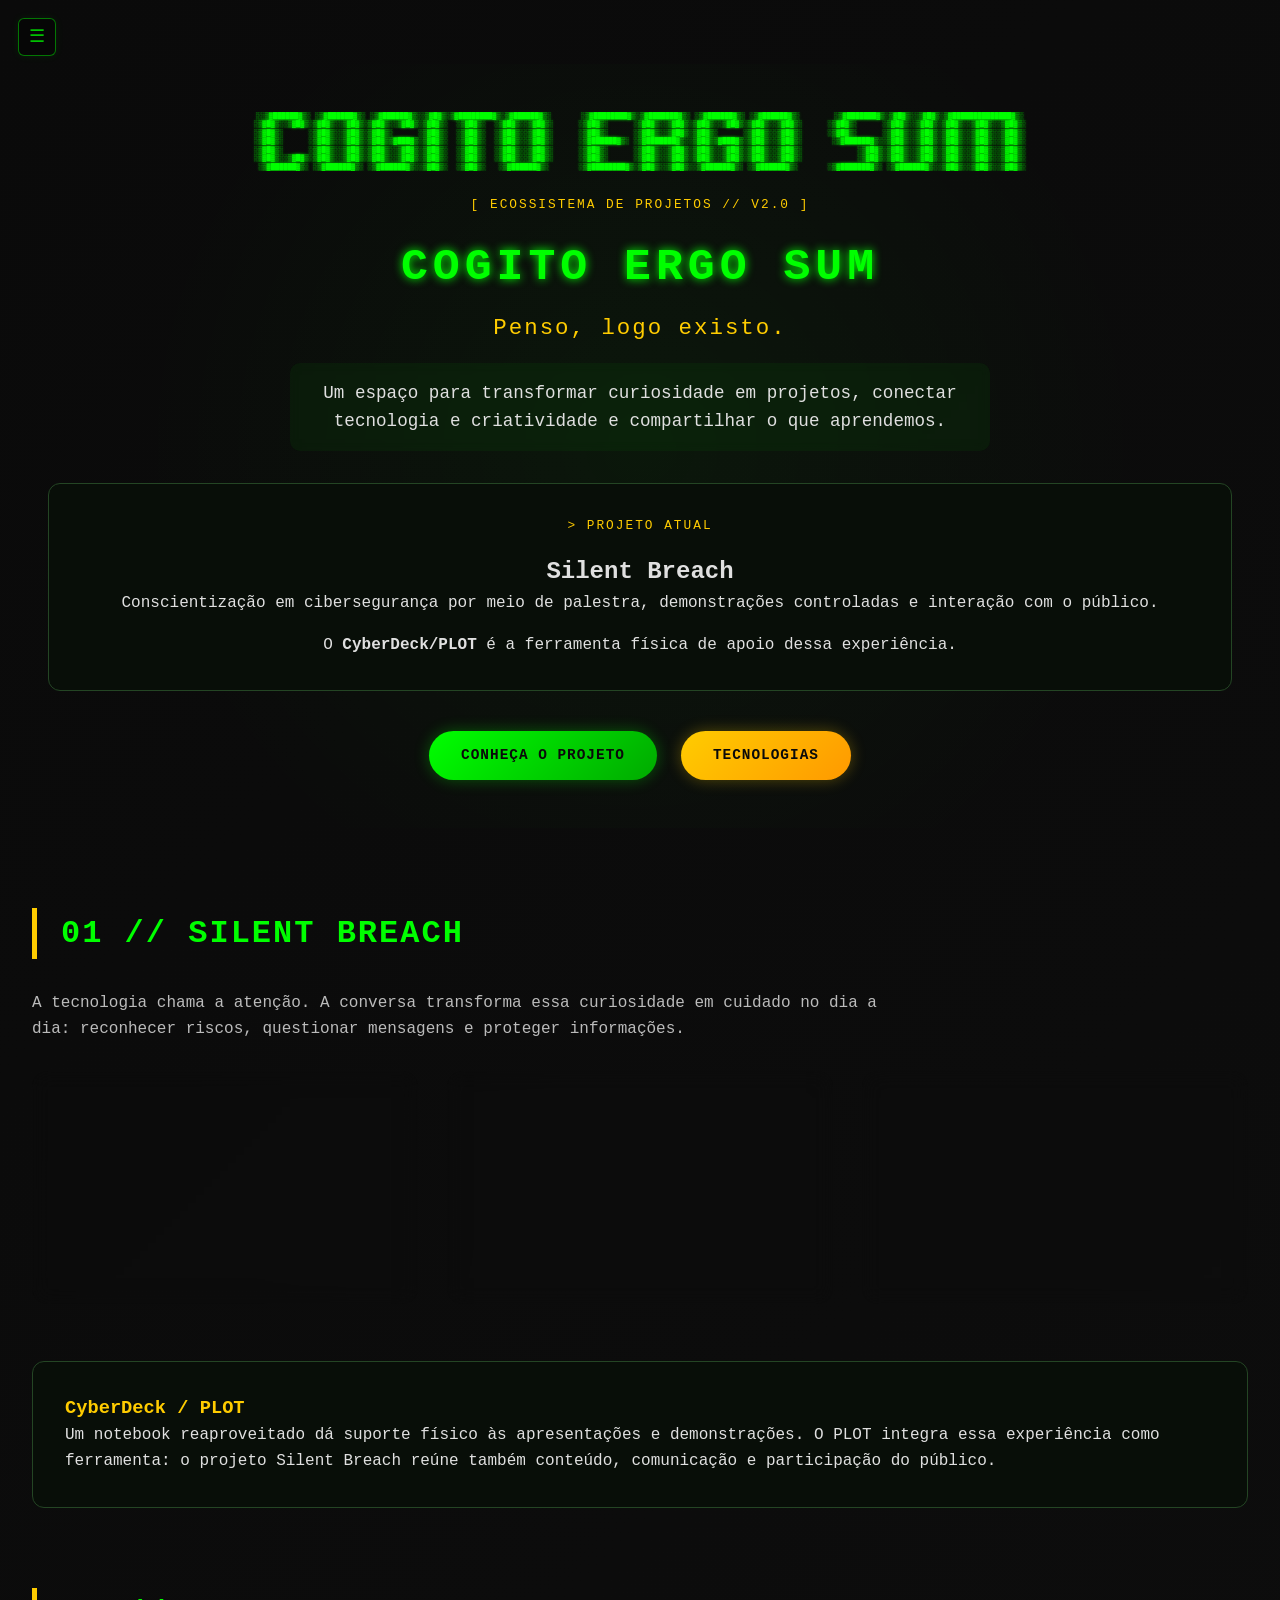
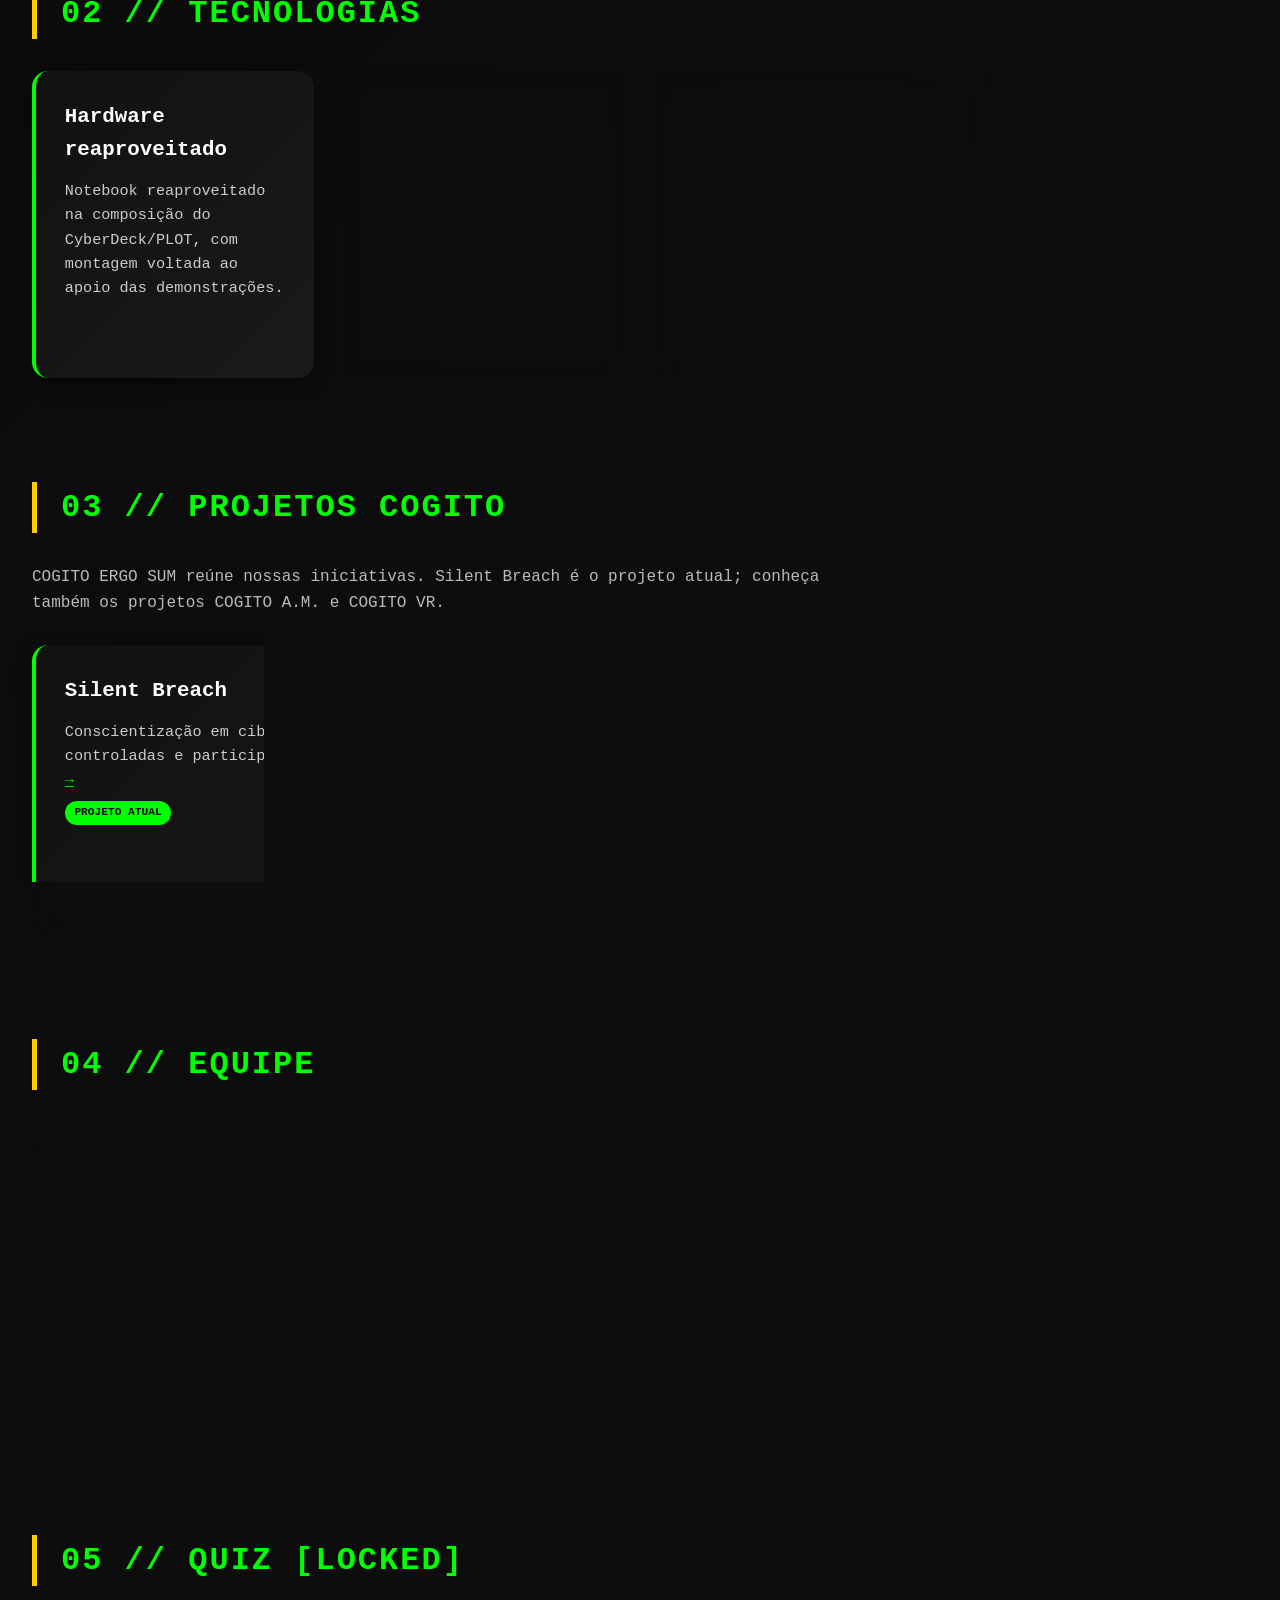
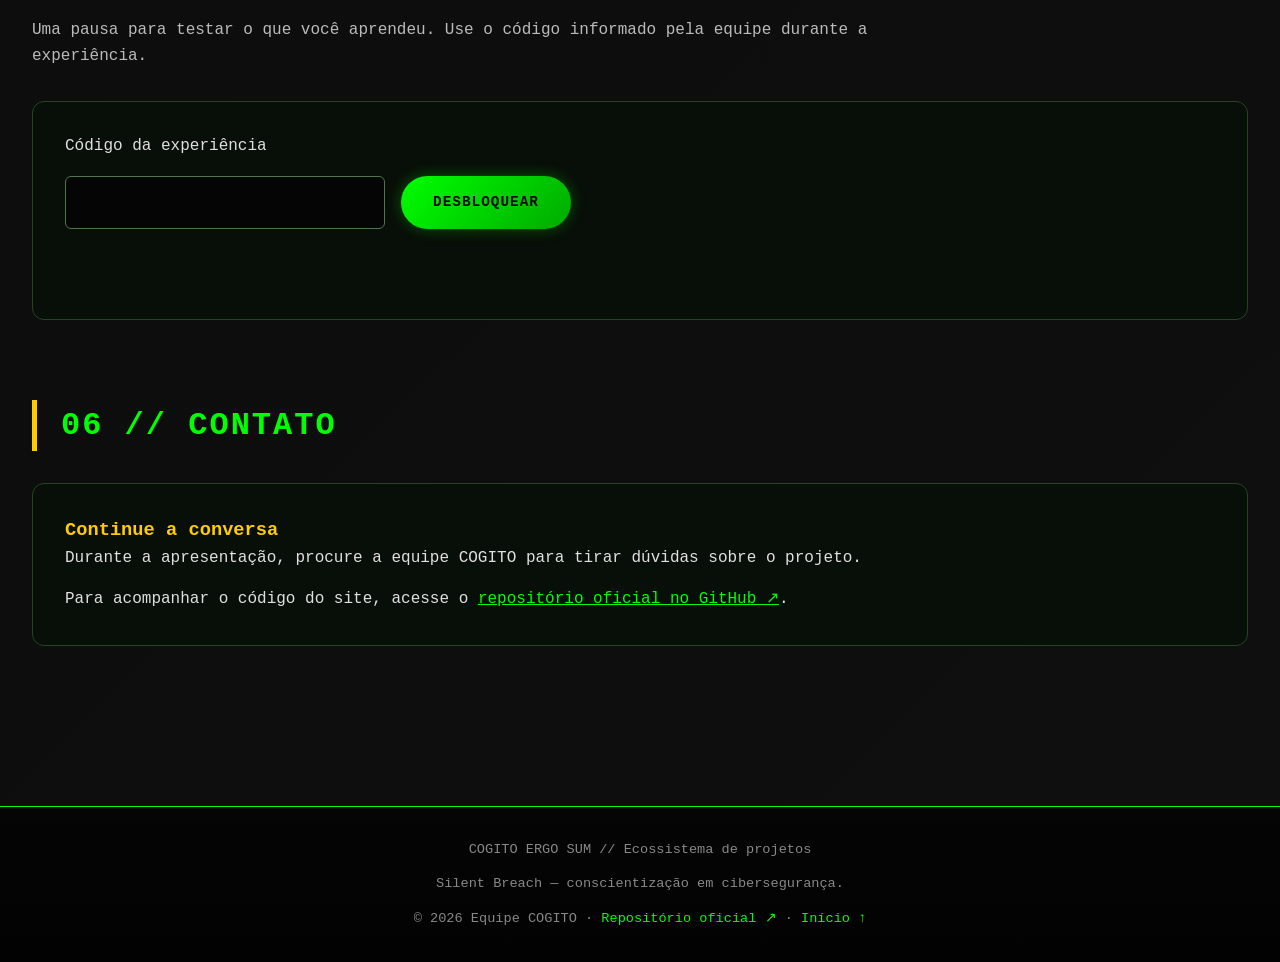
<file: index.html>
<!DOCTYPE html>
<html lang="pt-br">

<head>
    <meta charset="UTF-8">

    <meta
        name="viewport"
        content="width=device-width, initial-scale=1.0, viewport-fit=cover"
    >

    <meta
        name="description"
        content="COGITO ERGO SUM: ecossistema de projetos. Conheça Silent Breach, uma experiência de conscientização em cibersegurança."
    >

    <meta
        name="author"
        content="Miguel (GL) e Equipe COGITO"
    >

    <meta
        name="theme-color"
        content="#0a0a0a"
    >

    <title>COGITO ERGO SUM | Silent Breach</title>

    <link
        rel="icon"
        type="image/svg+xml"
        href="data:image/svg+xml,%3Csvg xmlns='http://www.w3.org/2000/svg' viewBox='0 0 100 100'%3E%3Ctext y='.9em' font-size='85' fill='%2300ff00'%3E⚡%3C/text%3E%3C/svg%3E"
    >

    <style>

        /* ==================================================
           CONFIGURAÇÃO GERAL
           ================================================== */

        * {
            margin: 0;
            padding: 0;
            box-sizing: border-box;
        }

        html {
            scroll-behavior: smooth;
        }

        body {
            background:
                linear-gradient(
                    135deg,
                    #0a0a0a 0%,
                    #0f0f0f 100%
                );

            color: #e0e0e0;

            font-family:
                'Courier New',
                'Fira Code',
                'Source Code Pro',
                monospace;

            line-height: 1.6;
        }


        /* ==================================================
           SCROLLBAR
           ================================================== */

        ::-webkit-scrollbar {
            width: 8px;
            height: 6px;
        }

        ::-webkit-scrollbar-track {
            background: #1a1a1a;
            border-radius: 10px;
        }

        ::-webkit-scrollbar-thumb {
            background: #00ff00;
            border-radius: 10px;
        }

        ::-webkit-scrollbar-thumb:hover {
            background: #ffcc00;
        }


        /* ==================================================
           BOTÃO DO MENU
           ================================================== */

        .menu-toggle {
    position: fixed;
    top: 18px;
    left: 18px;
    z-index: 1001;

    width: 38px;
    height: 38px;

    display: flex;
    align-items: center;
    justify-content: center;

    background: rgba(5, 5, 5, 0.55);
    color: rgba(0, 255, 0, 0.75);

    border: 1px solid rgba(0, 255, 0, 0.45);
    border-radius: 6px;

    font-family: inherit;
    font-size: 1.1rem;

    cursor: pointer;

    backdrop-filter: blur(6px);

    box-shadow: 0 0 8px rgba(0, 255, 0, 0.08);

    transition:
        transform 0.3s ease,
        opacity 0.3s ease,
        background 0.3s ease,
        border-color 0.3s ease,
        color 0.3s ease;
}

.menu-toggle:hover {
    background: rgba(0, 255, 0, 0.08);
    color: #00ff00;
    border-color: #00ff00;

    box-shadow: 0 0 12px rgba(0, 255, 0, 0.15);
}

/* Estado usado pelo JavaScript quando o usuário rola para baixo */
.menu-toggle.hidden {
    transform: translateY(-70px);
    opacity: 0;
    pointer-events: none;
}

        /* ==================================================
           SIDEBAR
           ================================================== */

        .sidebar {
            position: fixed;

            top: 0;
            left: -340px;

            width: 320px;
            max-width: 85vw;

            height: 100vh;

            background: rgba(5, 5, 5, 0.98);

            border-right: 1px solid #00ff00;

            z-index: 1100;

            display: flex;
            flex-direction: column;

            transition: left 0.35s ease;

            box-shadow:
                10px 0 40px rgba(0, 255, 0, 0.08);
        }

        .sidebar.open {
            left: 0;
        }


        /* ==================================================
           CABEÇALHO DA SIDEBAR
           ================================================== */

        .sidebar-header {
            display: flex;

            align-items: center;
            justify-content: space-between;

            padding: 1.5rem;

            color: #00ff00;

            border-bottom:
                1px solid rgba(0, 255, 0, 0.3);

            font-weight: bold;

            letter-spacing: 2px;
        }

        .sidebar-close {
            background: transparent;

            border: none;

            color: #00ff00;

            font-family: inherit;

            font-size: 2rem;

            cursor: pointer;

            transition: 0.2s;
        }

        .sidebar-close:hover {
            color: #ffcc00;

            transform: scale(1.1);
        }


        /* ==================================================
           LINKS DA SIDEBAR
           ================================================== */

        .sidebar-nav {
            display: flex;

            flex-direction: column;

            padding: 1.5rem 0;
        }

        .sidebar-nav a {
            color: #cfcfcf;

            text-decoration: none;

            padding: 0.9rem 1.5rem;

            border-left:
                3px solid transparent;

            transition: 0.2s;

            letter-spacing: 1px;
        }

        .sidebar-nav a:hover {
            color: #00ff00;

            background:
                rgba(0, 255, 0, 0.05);

            border-left-color: #00ff00;

            padding-left: 1.8rem;
        }

        .menu-lock {
            color: #ffcc00;

            font-size: 0.7rem;
        }


        /* ==================================================
           RODAPÉ DA SIDEBAR
           ================================================== */

        .sidebar-footer {
            margin-top: auto;

            padding: 1.5rem;

            color: #666;

            border-top:
                1px solid #222;

            font-size: 0.75rem;
        }

        .sidebar-footer span {
            color: #ffcc00;
        }


        /* ==================================================
           OVERLAY
           ================================================== */

        .sidebar-overlay {
            position: fixed;

            inset: 0;

            background:
                rgba(0, 0, 0, 0.65);

            backdrop-filter: blur(3px);

            z-index: 1050;

            opacity: 0;

            visibility: hidden;

            transition: 0.3s;
        }

        .sidebar-overlay.active {
            opacity: 1;

            visibility: visible;
        }


        /* ==================================================
           CONTEÚDO PRINCIPAL
           ================================================== */

        main {
            max-width: 1400px;

            margin: 0 auto;

            padding: 2rem;

            width: 100%;
        }

        section {
            margin-bottom: 5rem;

            scroll-margin-top: 40px;

            animation:
                fadeInUp 0.6s ease-out;
        }

        @keyframes fadeInUp {

            from {
                opacity: 0;

                transform:
                    translateY(30px);
            }

            to {
                opacity: 1;

                transform:
                    translateY(0);
            }

        }


        /* ==================================================
           HERO
           ================================================== */

        .hero {
            text-align: center;

            padding: 3rem 1rem;

            background:
                radial-gradient(
                    circle at center,
                    rgba(0, 255, 0, 0.05) 0%,
                    transparent 70%
                );

            border-radius: 20px;
        }


        /* ==================================================
           ASCII
           ================================================== */

        .ascii pre {
            color: #00ff00;

            font-size: 0.55rem;

            overflow-x: auto;

            white-space: pre;

            margin-bottom: 1.5rem;

            line-height: 1.2;

            text-shadow:
                0 0 3px #00ff00;

            animation:
                glowPulse 3s infinite;
        }

        @keyframes glowPulse {

            0%,
            100% {
                text-shadow:
                    0 0 2px #00ff00;
            }

            50% {
                text-shadow:
                    0 0 8px #00ff00;
            }

        }


        /* ==================================================
           TÍTULOS
           ================================================== */

        h1 {
            color: #00ff00;

            font-size: 2.8rem;

            text-align: center;

            letter-spacing: 5px;

            margin-bottom: 0.5rem;

            text-shadow:
                0 0 10px #00ff00;

            animation:
                glitch 3s infinite;
        }

        @keyframes glitch {

            0%,
            100% {
                transform:
                    skew(0deg, 0deg);

                opacity: 1;
            }

            95% {
                transform:
                    skew(0deg, 0deg);

                opacity: 1;
            }

            96% {
                transform:
                    skew(2deg, 1deg);

                opacity: 0.9;
            }

            97% {
                transform:
                    skew(-1deg, -0.5deg);

                opacity: 1;
            }

        }

        .subtitle {
            color: #ffcc00;

            font-size: 1.4rem;

            text-align: center;

            margin-bottom: 1rem;

            letter-spacing: 2px;
        }

        .description {
            max-width: 700px;

            margin: 1rem auto;

            font-size: 1.1rem;

            text-align: center;

            background:
                rgba(0, 255, 0, 0.05);

            padding: 1rem;

            border-radius: 10px;

            backdrop-filter: blur(5px);
        }


        /* ==================================================
           BOTÕES
           ================================================== */

        .buttons {
            margin-top: 2.5rem;

            display: flex;

            gap: 1.5rem;

            justify-content: center;

            flex-wrap: wrap;
        }

        .btn {
            padding:
                0.8rem 2rem;

            text-decoration: none;

            font-weight: bold;

            border-radius: 50px;

            transition:
                all 0.3s ease;

            cursor: pointer;

            display: inline-block;

            letter-spacing: 1px;

            position: relative;

            overflow: hidden;
        }

        .btn::before {
            content: '';

            position: absolute;

            top: 50%;
            left: 50%;

            width: 0;
            height: 0;

            border-radius: 50%;

            background:
                rgba(255, 255, 255, 0.3);

            transform:
                translate(-50%, -50%);

            transition:
                width 0.6s,
                height 0.6s;
        }

        .btn:active::before {
            width: 300px;

            height: 300px;
        }

        .btn.green {
            background:
                linear-gradient(
                    135deg,
                    #00ff00,
                    #00aa00
                );

            color: #0a0a0a;

            box-shadow:
                0 0 15px rgba(0, 255, 0, 0.3);
        }

        .btn.green:hover {
            transform:
                translateY(-2px);

            box-shadow:
                0 0 25px rgba(0, 255, 0, 0.6);
        }

        .btn.yellow {
            background:
                linear-gradient(
                    135deg,
                    #ffcc00,
                    #ff9900
                );

            color: #0a0a0a;

            box-shadow:
                0 0 15px rgba(255, 204, 0, 0.3);
        }

        .btn.yellow:hover {
            transform:
                translateY(-2px);

            box-shadow:
                0 0 25px rgba(255, 204, 0, 0.6);
        }


        /* ==================================================
           TÍTULOS DAS SEÇÕES
           ================================================== */

        .section-title {
            color: #00ff00;

            font-size: 2rem;

            margin-bottom: 2rem;

            border-left:
                5px solid #ffcc00;

            padding-left: 1.5rem;

            text-transform: uppercase;

            letter-spacing: 2px;
        }


        /* ==================================================
           CARDS
           ================================================== */

        .cards-container {
            display: flex;

            gap: 1.8rem;

            overflow-x: auto;

            scroll-snap-type:
                x mandatory;

            padding-bottom: 1.5rem;

            cursor: grab;
        }

        .cards-container:active {
            cursor: grabbing;
        }

        .card {
            min-width: 300px;

            background:
                linear-gradient(
                    135deg,
                    #111,
                    #1a1a1a
                );

            border-radius: 16px;

            padding: 1.8rem;

            scroll-snap-align: start;

            transition:
                all 0.3s cubic-bezier(
                    0.4,
                    0,
                    0.2,
                    1
                );

            border-left:
                4px solid #00ff00;

            box-shadow:
                0 5px 15px rgba(0, 0, 0, 0.5);

            backdrop-filter:
                blur(10px);
        }

        .card:hover {
            transform:
                translateY(-8px)
                scale(1.02);

            box-shadow:
                0 15px 30px rgba(0, 255, 0, 0.2);
        }

        .card.red {
            border-left-color: #ff0000;

            background:
                linear-gradient(
                    135deg,
                    #1a0a0a,
                    #110505
                );
        }

        .card.yellow {
            border-left-color: #ffcc00;

            background:
                linear-gradient(
                    135deg,
                    #1a1a0a,
                    #111105
                );
        }

        .card h3 {
            color: #fff;

            margin-bottom: 0.8rem;

            font-size: 1.3rem;
        }

        .card p {
            font-size: 0.95rem;

            opacity: 0.9;
        }

        .badge {
            display: inline-block;

            background: #00ff00;

            color: #0a0a0a;

            padding:
                0.2rem 0.6rem;

            border-radius: 20px;

            font-size: 0.7rem;

            margin-top: 0.5rem;

            font-weight: bold;
        }


        /* ==================================================
           FOOTER
           ================================================== */

        footer {
            background:
                linear-gradient(
                    180deg,
                    #050505,
                    #020202
                );

            text-align: center;

            padding: 2rem;

            font-size: 0.85rem;

            color: #888;

            border-top:
                1px solid #00ff00;

            margin-top: 3rem;
        }

        footer a {
            color: #00ff00;

            text-decoration: none;

            transition: 0.3s;
        }

        footer a:hover {
            color: #ffcc00;

            text-shadow:
                0 0 5px #ffcc00;
        }


        /* ==================================================
           VOLTAR AO TOPO
           ================================================== */

        #topBtn {
            position: fixed;

            bottom: 25px;
            right: 25px;

            background: #00ff00;

            color: #0a0a0a;

            border: none;

            border-radius: 50%;

            width: 50px;
            height: 50px;

            font-size: 26px;

            cursor: pointer;

            display: none;

            z-index: 99;

            transition:
                all 0.3s;

            box-shadow:
                0 0 15px rgba(0, 255, 0, 0.5);
        }

        #topBtn:hover {
            transform:
                scale(1.1);

            background: #ffcc00;

            box-shadow:
                0 0 20px #ffcc00;
        }


        /* ==================================================
           RESPONSIVIDADE
           ================================================== */

        @media (max-width: 768px) {

            main {
                padding: 1rem;
            }

            h1 {
                font-size: 1.8rem;

                letter-spacing: 2px;
            }

            .ascii pre {
                font-size: 0.32rem;
            }

            .btn {
                padding:
                    0.5rem 1.2rem;

                font-size: 0.8rem;
            }

            .card {
                min-width: 260px;

                padding: 1.2rem;
            }

            .section-title {
                font-size: 1.4rem;
            }

            .description {
                font-size: 0.9rem;
            }

            .menu-toggle {
                top: 12px;
                left: 12px;

                width: 44px;
                height: 44px;
            }

        }

        @media (max-width: 480px) {

            .ascii pre {
                font-size: 0.24rem;
            }

            .card h3 {
                font-size: 1rem;
            }

        }

    
/* V2: adaptações sobre o visual original. */
[hidden]{display:none!important} a{color:#00ff00} button,input{font:inherit}
:focus-visible{outline:2px solid #ffcc00;outline-offset:5px}
.skip{position:fixed;top:-100px;left:70px;z-index:1200;background:#050505;padding:12px}.skip:focus{top:12px}
main{padding-top:4rem}.sidebar{height:100dvh;overflow-y:auto;visibility:hidden}.sidebar.open{visibility:visible}
.cards-container{display:grid;grid-template-columns:repeat(auto-fit,minmax(min(100%,260px),1fr));overflow:visible;cursor:auto}
.card{min-width:0}.card:hover{transform:translateY(-4px)}
.section-title{font-size:clamp(1.3rem,4vw,2rem)}h1{font-size:clamp(1.65rem,5vw,2.8rem);overflow-wrap:anywhere}
.intro{max-width:850px;margin:0 0 1.8rem;color:#bbb}.terminal{border:1px solid #244524;background:#080e08;padding:clamp(1rem,4vw,2rem);border-radius:12px;margin-top:2rem}
.terminal h3,.eyebrow{color:#ffcc00}.eyebrow{letter-spacing:2px;font-size:.8rem;margin-bottom:1rem}
.terminal p+p{margin-top:1rem}.btn{border:0;font-family:inherit;font-size:.9rem}.status{color:#ffcc00;min-height:1.6em;margin:1rem 0}
input[type=text]{background:#050505;color:#fff;border:1px solid #4d764d;border-radius:6px;padding:.8rem;width:min(100%,320px);text-transform:uppercase}
.unlock-row{display:flex;gap:1rem;flex-wrap:wrap;margin-top:1rem}fieldset{border:1px solid #315031;padding:1.2rem;margin:1.5rem 0;min-width:0}legend{color:#ffcc00;padding:0 .5rem;font-weight:bold}
.answer{display:flex;gap:.75rem;padding:.8rem;border-radius:6px;cursor:pointer}.answer:hover{background:#142014}.answer input{accent-color:#00ff00;flex-shrink:0}.feedback{margin-top:1rem;color:#ddd}
.log{list-style:none;border-left:1px solid #00ff00;padding-left:1.5rem}.log li{padding:0 0 2rem}.log h3{color:#ffcc00}.log p{max-width:850px}
footer p+p{margin-top:.8rem}body.menu-open{overflow:hidden}.ascii{max-width:100%;overflow:hidden}.ascii pre{font-size:clamp(2px,.55vw,8.8px);overflow:hidden}
@media(max-width:600px){.hero{padding:2rem 0}.buttons{gap:1rem}.btn{padding:.8rem 1.2rem}.section-title{padding-left:.8rem;letter-spacing:1px}.card{padding:1.3rem}footer{padding:2rem 1rem 5rem}.sidebar-header{padding:1rem}.sidebar-nav{padding:.5rem 0}.sidebar-nav a{padding:.7rem 1rem}}
@media(prefers-reduced-motion:reduce){html{scroll-behavior:auto}*,*::before,*::after{animation:none!important;transition:none!important}}
</style>
</head><body>
<a class="skip" href="#home">Pular para o conteúdo</a>
<button class="menu-toggle" id="menuToggle" aria-label="Abrir menu" aria-controls="sidebar" aria-expanded="false">☰</button>
<div class="sidebar-overlay" id="sidebarOverlay" aria-hidden="true"></div>
<aside class="sidebar" id="sidebar" role="dialog" aria-modal="true" aria-label="Menu principal" inert>
<div class="sidebar-header"><span>COGITO // MENU</span><button class="sidebar-close" id="sidebarClose" aria-label="Fechar menu">×</button></div>
<nav class="sidebar-nav" aria-label="Seções"><a href="#home">&gt; Início</a><a href="#silent-breach">&gt; Silent Breach</a><a href="projetos.html">&gt; Projetos COGITO</a><a href="diario.html">&gt; Diário de Bordo</a><a href="feira/">&gt; App SCCT</a><a href="#equipe">&gt; Equipe</a><a href="#quiz">&gt; Quiz <span class="menu-lock">[LOCKED]</span></a><a href="#contato">&gt; Contato</a></nav><div class="sidebar-footer">COGITO ERGO SUM<br><span>V2 Beta // PENSAR. CRIAR. COMPARTILHAR.</span></div></aside>
<main id="main-content">
<section id="home" tabindex="-1" aria-labelledby="hero-title"><div class="hero"><div class="ascii" aria-hidden="true"><pre>
░░▒▓██████▓▒░ ░▒▓██████▓▒░ ░▒▓██████▓▒░░▒▓█▓▒░▒▓████████▓▒░▒▓██████▓▒░       ░▒▓████████▓▒░▒▓███████▓▒░ ░▒▓██████▓▒░ ░▒▓██████▓▒░        ░▒▓███████▓▒░▒▓█▓▒░░▒▓█▓▒░▒▓██████████████▓▒░
░▒▓█▓▒░░▒▓█▓▒░▒▓█▓▒░░▒▓█▓▒░▒▓█▓▒░░▒▓█▓▒░▒▓█▓▒░  ░▒▓█▓▒░  ░▒▓█▓▒░░▒▓█▓▒░      ░▒▓█▓▒░      ░▒▓█▓▒░░▒▓█▓▒░▒▓█▓▒░░▒▓█▓▒░▒▓█▓▒░░▒▓█▓▒░      ░▒▓█▓▒░      ░▒▓█▓▒░░▒▓█▓▒░▒▓█▓▒░░▒▓█▓▒░░▒▓█▓▒░
░▒▓█▓▒░      ░▒▓█▓▒░░▒▓█▓▒░▒▓█▓▒░      ░▒▓█▓▒░  ░▒▓█▓▒░  ░▒▓█▓▒░░▒▓█▓▒░      ░▒▓█▓▒░      ░▒▓█▓▒░░▒▓█▓▒░▒▓█▓▒░      ░▒▓█▓▒░░▒▓█▓▒░      ░▒▓█▓▒░      ░▒▓█▓▒░░▒▓█▓▒░▒▓█▓▒░░▒▓█▓▒░░▒▓█▓▒░
░▒▓█▓▒░      ░▒▓█▓▒░░▒▓█▓▒░▒▓█▓▒▒▓███▓▒░▒▓█▓▒░  ░▒▓█▓▒░  ░▒▓█▓▒░░▒▓█▓▒░      ░▒▓██████▓▒░ ░▒▓███████▓▒░░▒▓█▓▒▒▓███▓▒░▒▓█▓▒░░▒▓█▓▒░       ░▒▓██████▓▒░░▒▓█▓▒░░▒▓█▓▒░▒▓█▓▒░░▒▓█▓▒░░▒▓█▓▒░
░▒▓█▓▒░      ░▒▓█▓▒░░▒▓█▓▒░▒▓█▓▒░░▒▓█▓▒░▒▓█▓▒░  ░▒▓█▓▒░  ░▒▓█▓▒░░▒▓█▓▒░      ░▒▓█▓▒░      ░▒▓█▓▒░░▒▓█▓▒░▒▓█▓▒░░▒▓█▓▒░▒▓█▓▒░░▒▓█▓▒░             ░▒▓█▓▒░▒▓█▓▒░░▒▓█▓▒░▒▓█▓▒░░▒▓█▓▒░░▒▓█▓▒░
░▒▓█▓▒░░▒▓█▓▒░▒▓█▓▒░░▒▓█▓▒░▒▓█▓▒░░▒▓█▓▒░▒▓█▓▒░  ░▒▓█▓▒░  ░▒▓█▓▒░░▒▓█▓▒░      ░▒▓█▓▒░      ░▒▓█▓▒░░▒▓█▓▒░▒▓█▓▒░░▒▓█▓▒░▒▓█▓▒░░▒▓█▓▒░             ░▒▓█▓▒░▒▓█▓▒░░▒▓█▓▒░▒▓█▓▒░░▒▓█▓▒░░▒▓█▓▒░
 ░▒▓██████▓▒░ ░▒▓██████▓▒░ ░▒▓██████▓▒░░▒▓█▓▒░  ░▒▓█▓▒░   ░▒▓██████▓▒░       ░▒▓████████▓▒░▒▓█▓▒░░▒▓█▓▒░░▒▓██████▓▒░ ░▒▓██████▓▒░       ░▒▓███████▓▒░ ░▒▓██████▓▒░░▒▓█▓▒░░▒▓█▓▒░░▒▓█▓▒░
</pre></div>
<p class="eyebrow">[ ECOSSISTEMA DE PROJETOS // V2.0 ]</p><h1 id="hero-title">COGITO ERGO SUM</h1><p class="subtitle">Penso, logo existo.</p>
<p class="description">Um espaço para transformar curiosidade em projetos, conectar tecnologia e criatividade e compartilhar o que aprendemos.</p>
<div class="terminal"><p class="eyebrow">&gt; PROJETO ATUAL</p><h2>Silent Breach</h2><p>Conscientização em cibersegurança por meio de palestra, demonstrações controladas e interação com o público.</p><p>O <strong>CyberDeck/PLOT</strong> é a ferramenta física de apoio dessa experiência.</p></div>
<div class="buttons"><a class="btn green" href="#silent-breach">CONHEÇA O PROJETO</a><a class="btn yellow" href="#tecnologias">TECNOLOGIAS</a></div></div></section>
<section id="silent-breach" aria-labelledby="title-silent-breach"><h2 class="section-title" id="title-silent-breach">01 // Silent Breach</h2><p class="intro">A tecnologia chama a atenção. A conversa transforma essa curiosidade em cuidado no dia a dia: reconhecer riscos, questionar mensagens e proteger informações.</p><div class="cards-container"><article class="card "><h3>Palestra</h3><p>Uma conversa sobre engenharia social, golpes digitais e hábitos que ajudam a proteger contas e dados.</p><span class="badge">CONSCIENTIZAÇÃO</span></article><article class="card "><h3>Demonstrações controladas</h3><p>Exemplos em ambiente autorizado para tornar riscos digitais visíveis e explicar como se prevenir.</p><span class="badge">APRENDER NA PRÁTICA</span></article><article class="card yellow"><h3>Interação com o público</h3><p>Perguntas, reflexão e um quiz para conectar os temas apresentados às decisões do cotidiano.</p><span class="badge">PARTICIPAÇÃO</span></article></div><div class="terminal"><h3>CyberDeck / PLOT</h3><p>Um notebook reaproveitado dá suporte físico às apresentações e demonstrações. O PLOT integra essa experiência como ferramenta: o projeto Silent Breach reúne também conteúdo, comunicação e participação do público.</p></div></section><section id="tecnologias" aria-labelledby="title-tecnologias"><h2 class="section-title" id="title-tecnologias">02 // Tecnologias</h2><div class="cards-container"><article class="card "><h3>Hardware reaproveitado</h3><p>Notebook reaproveitado na composição do CyberDeck/PLOT, com montagem voltada ao apoio das demonstrações.</p></article><article class="card "><h3>Kali Linux</h3><p>Ambiente de apoio ao estudo e às demonstrações de cibersegurança em cenários controlados.</p></article><article class="card "><h3>Ferramentas de demonstração</h3><p>Nmap, netcat e scripts personalizados, já citados na base do projeto, para explorar conceitos de rede em ambiente local autorizado.</p></article><article class="card yellow"><h3>Plataforma web</h3><p>HTML, CSS e JavaScript no site; GitHub Pages para publicação e repositório GitHub para acompanhar o código.</p></article></div></section><section id="projetos" aria-labelledby="title-projetos">
<h2 class="section-title" id="title-projetos">03 // Projetos COGITO</h2>
<p class="intro">COGITO ERGO SUM reúne nossas iniciativas. Silent Breach é o projeto atual; conheça também os projetos COGITO A.M. e COGITO VR.</p>
<div class="cards-container">
<article class="card"><h3>Silent Breach</h3><p>Conscientização em cibersegurança, demonstrações controladas e participação do público. <a href="#silent-breach">Explorar o projeto →</a></p><span class="badge">PROJETO ATUAL</span></article>
<article class="card yellow"><h3>Explore os projetos COGITO</h3><p>COGITO A.M.: IA local para automação do laboratório. COGITO VR: proposta de óculos para visualizar modelos 3D, acompanhar tutoriais e explorar experiências virtuais.</p><p>Mais detalhes no menu <strong>Projetos COGITO</strong>.</p><div class="buttons"><a class="btn yellow" href="projetos.html">VER OUTROS PROJETOS →</a></div></article>
</div>
</section><section id="equipe" aria-labelledby="title-equipe"><h2 class="section-title" id="title-equipe">04 // Equipe</h2><div class="cards-container"><article class="card "><h3>Lucas</h3><p>Documentação / Palestra</p></article><article class="card "><h3>Diego</h3><p>Montagem do PLOT</p></article><article class="card "><h3>Felipe</h3><p>Montagem do PLOT</p></article><article class="card "><h3>Miguel Gomes</h3><p>Decoração / Design</p></article><article class="card "><h3>Miguel (GL)</h3><p>Arquitetura / Código / Integração</p></article><article class="card "><h3>Prof.ª Ingrid</h3><p>Orientação do Projeto</p></article></div></section><section id="quiz" aria-labelledby="title-quiz"><h2 class="section-title" id="title-quiz">05 // Quiz <span id="quizState">[LOCKED]</span></h2><p class="intro">Uma pausa para testar o que você aprendeu. Use o código informado pela equipe durante a experiência.</p><noscript><p>Ative o JavaScript para usar o menu e participar do quiz.</p></noscript><div class="terminal"><form id="unlockForm"><label for="accessCode">Código da experiência</label><div class="unlock-row"><input id="accessCode" type="text" autocomplete="off" spellcheck="false" required maxlength="80" aria-describedby="unlockStatus"><button class="btn green" type="submit">DESBLOQUEAR</button></div></form><p id="unlockStatus" class="status" role="status"></p><div id="quizContent" hidden><h3 id="quizHeading" tabindex="-1">Acesso liberado. Vamos pensar antes de clicar?</h3><form id="quizForm"><div id="questions"></div><button class="btn green" type="submit">CONFERIR RESPOSTAS</button><button class="btn yellow" type="button" id="resetQuiz">TENTAR NOVAMENTE</button></form><p id="quizResult" class="status" role="status" tabindex="-1"></p><button type="button" class="btn yellow" id="lockQuiz">BLOQUEAR QUIZ</button></div></div></section><section id="contato" aria-labelledby="title-contato"><h2 class="section-title" id="title-contato">06 // Contato</h2><div class="terminal"><h3>Continue a conversa</h3><p>Durante a apresentação, procure a equipe COGITO para tirar dúvidas sobre o projeto.</p><p>Para acompanhar o código do site, acesse o <a href="https://github.com/guel2111cruz-pixel/cogito-site" target="_blank" rel="noopener noreferrer">repositório oficial no GitHub ↗</a>.</p></div></section></main><footer><p>COGITO ERGO SUM // Ecossistema de projetos</p><p>Silent Breach — conscientização em cibersegurança.</p><p>© 2026 Equipe COGITO · <a href="https://github.com/guel2111cruz-pixel/cogito-site" target="_blank" rel="noopener noreferrer">Repositório oficial ↗</a> · <a href="#home">Início ↑</a></p></footer><button id="topBtn" aria-label="Voltar ao topo" title="Voltar ao topo">↑</button><script>
'use strict';
// EDITE AQUI o código distribuído ao público.
// Barreira de experiência apenas: NÃO é segurança real. Código e respostas
// são visíveis no navegador. Não coloque segredos ou dados privados aqui.
const QUIZ_ACCESS_CODE = 'COGITO2026';
const menuToggle = document.getElementById('menuToggle');
const sidebar = document.getElementById('sidebar');
const sidebarClose = document.getElementById('sidebarClose');
const overlay = document.getElementById('sidebarOverlay');
const main = document.querySelector('main');
const footer = document.querySelector('footer');
const topBtn = document.getElementById('topBtn');
function abrirMenu() {
  sidebar.inert = false;
  sidebar.classList.add('open'); overlay.classList.add('active');
  menuToggle.classList.remove('hidden'); menuToggle.setAttribute('aria-expanded','true');
  document.body.classList.add('menu-open');
  main.inert = footer.inert = topBtn.inert = true;
  sidebarClose.focus();
}
function fecharMenu(restore = true) {
  sidebar.classList.remove('open'); overlay.classList.remove('active');
  menuToggle.setAttribute('aria-expanded','false');
  document.body.classList.remove('menu-open');
  main.inert = footer.inert = topBtn.inert = false;
  if (restore) menuToggle.focus({preventScroll:true});
  sidebar.inert = true;
}
menuToggle.addEventListener('click',abrirMenu);
sidebarClose.addEventListener('click',()=>fecharMenu());
overlay.addEventListener('click',()=>fecharMenu());
document.addEventListener('keydown',e=>{
  if (!sidebar.classList.contains('open')) return;
  if(e.key==='Escape') fecharMenu();
  if(e.key==='Tab') {
    const els = [...sidebar.querySelectorAll('button,a')];
    const first=els[0],last=els[els.length-1];
    if(e.shiftKey && document.activeElement===first){e.preventDefault();last.focus();}
    else if(!e.shiftKey && document.activeElement===last){e.preventDefault();first.focus();}
  }
});
sidebar.querySelectorAll('a[href^="#"]').forEach(link=>link.addEventListener('click',()=>{
  fecharMenu(false);
  const target=document.querySelector(link.getAttribute('href'));
  target.setAttribute('tabindex','-1');target.focus({preventScroll:true});
}));
let ultimaPosicaoScroll = window.scrollY;
window.addEventListener('scroll',()=>{
  const atual=Math.max(0,window.scrollY);
  if(!sidebar.classList.contains('open')) menuToggle.classList.toggle('hidden',atual>ultimaPosicaoScroll && atual>80);
  ultimaPosicaoScroll=atual;
  topBtn.style.display=atual>300?'block':'none';
},{passive:true});
menuToggle.addEventListener('focus',()=>menuToggle.classList.remove('hidden'));
topBtn.addEventListener('click',()=>{
  document.getElementById('home').focus({preventScroll:true});
  window.scrollTo({top:0,behavior:matchMedia('(prefers-reduced-motion: reduce)').matches?'instant':'smooth'});
});
const questions = [
  {q:'Uma mensagem urgente pede sua senha por um link. O que fazer?',a:['Abrir e preencher para evitar o bloqueio.','Verificar pelo aplicativo ou canal oficial, sem usar o link recebido.','Encaminhar o link para todos os contatos.'],correct:1,why:'Urgência pode ser uma técnica de engenharia social. Confirme a solicitação por um canal conhecido.'},
  {q:'Qual hábito ajuda a proteger suas contas?',a:['Reutilizar uma senha em todos os serviços.','Usar somente sua data de nascimento.','Usar senhas únicas e ativar a autenticação em dois fatores.'],correct:2,why:'Senhas únicas limitam o impacto de vazamentos. Um segundo fator acrescenta proteção à conta.'},
  {q:'O cadeado e o HTTPS garantem que uma página é confiável?',a:['Não. Indicam uma conexão criptografada, mas páginas falsas também podem usá-los.','Sim, qualquer página com cadeado é legítima.','Sim, desde que a página tenha um logotipo conhecido.'],correct:0,why:'Confira o endereço e o contexto. Uma conexão criptografada não comprova a legitimidade do site.'},
  {q:'Alguém pede o código de verificação que chegou ao seu celular. Como agir?',a:['Enviar se a pessoa disser que é do suporte.','Não compartilhar e confirmar a situação pelo canal oficial.','Publicar o código para perguntar se é verdadeiro.'],correct:1,why:'Códigos de verificação podem liberar acesso à sua conta. Não os entregue a quem entra em contato pedindo esse dado.'},
  {q:'Onde devem acontecer demonstrações de ferramentas de rede?',a:['Em qualquer rede próxima.','Em dispositivos de colegas sem avisar.','Em um ambiente controlado, com autorização e escopo definido.'],correct:2,why:'Demonstrações educativas precisam respeitar a autorização, os limites do ambiente e a privacidade.'}
];
const unlockForm=document.getElementById('unlockForm');
const content=document.getElementById('quizContent');
const quizForm=document.getElementById('quizForm');
const result=document.getElementById('quizResult');
const unlockStatus=document.getElementById('unlockStatus');
let unlocked=false;
const questionBox=document.getElementById('questions');
questions.forEach((item,i)=>{
  const field=document.createElement('fieldset');
  const legend=document.createElement('legend');legend.textContent=`${i+1}. ${item.q}`;field.append(legend);
  item.a.forEach((answer,j)=>{
    const label=document.createElement('label');label.className='answer';
    const radio=document.createElement('input');radio.type='radio';radio.name=`q${i}`;radio.value=j;radio.required=true;
    const text=document.createElement('span');text.textContent=answer;label.append(radio,text);field.append(label);
  });
  const feedback=document.createElement('p');feedback.className='feedback';feedback.id=`feedback${i}`;feedback.hidden=true;field.append(feedback);questionBox.append(field);
});
function setState(label){document.getElementById('quizState').textContent=label;document.querySelector('.menu-lock').textContent=label;}
function resetAnswers(){quizForm.reset();result.textContent='';document.querySelectorAll('.feedback').forEach(el=>{el.hidden=true;el.textContent='';});}
unlockForm.addEventListener('submit',e=>{
  e.preventDefault();
  if(document.getElementById('accessCode').value.trim().toUpperCase()!==QUIZ_ACCESS_CODE.toUpperCase()){
    unlockStatus.textContent='Código incorreto. Confira com a equipe e tente novamente.';return;
  }
  unlocked=true;unlockForm.hidden=true;content.hidden=false;unlockStatus.textContent='';setState('[UNLOCKED]');document.getElementById('quizHeading').focus();
});
quizForm.addEventListener('submit',e=>{
  e.preventDefault();if(!unlocked)return;
  const data=new FormData(quizForm);let score=0;
  questions.forEach((item,i)=>{
    const correct=Number(data.get(`q${i}`))===item.correct;if(correct)score++;
    const feedback=document.getElementById(`feedback${i}`);feedback.hidden=false;
    feedback.textContent=(correct?'✓ Correto. ':'↳ Revise: '+item.a[item.correct]+' ')+item.why;
  });
  result.textContent=`Você acertou ${score} de ${questions.length}. Confira as explicações de cada resposta e leve esses cuidados para o dia a dia.`;result.focus();
});
document.getElementById('resetQuiz').addEventListener('click',()=>{resetAnswers();quizForm.querySelector('input').focus();});
document.getElementById('lockQuiz').addEventListener('click',()=>{
  unlocked=false;resetAnswers();content.hidden=true;unlockForm.hidden=false;unlockForm.reset();setState('[LOCKED]');document.getElementById('accessCode').focus();
});

</script></body></html>
</file>
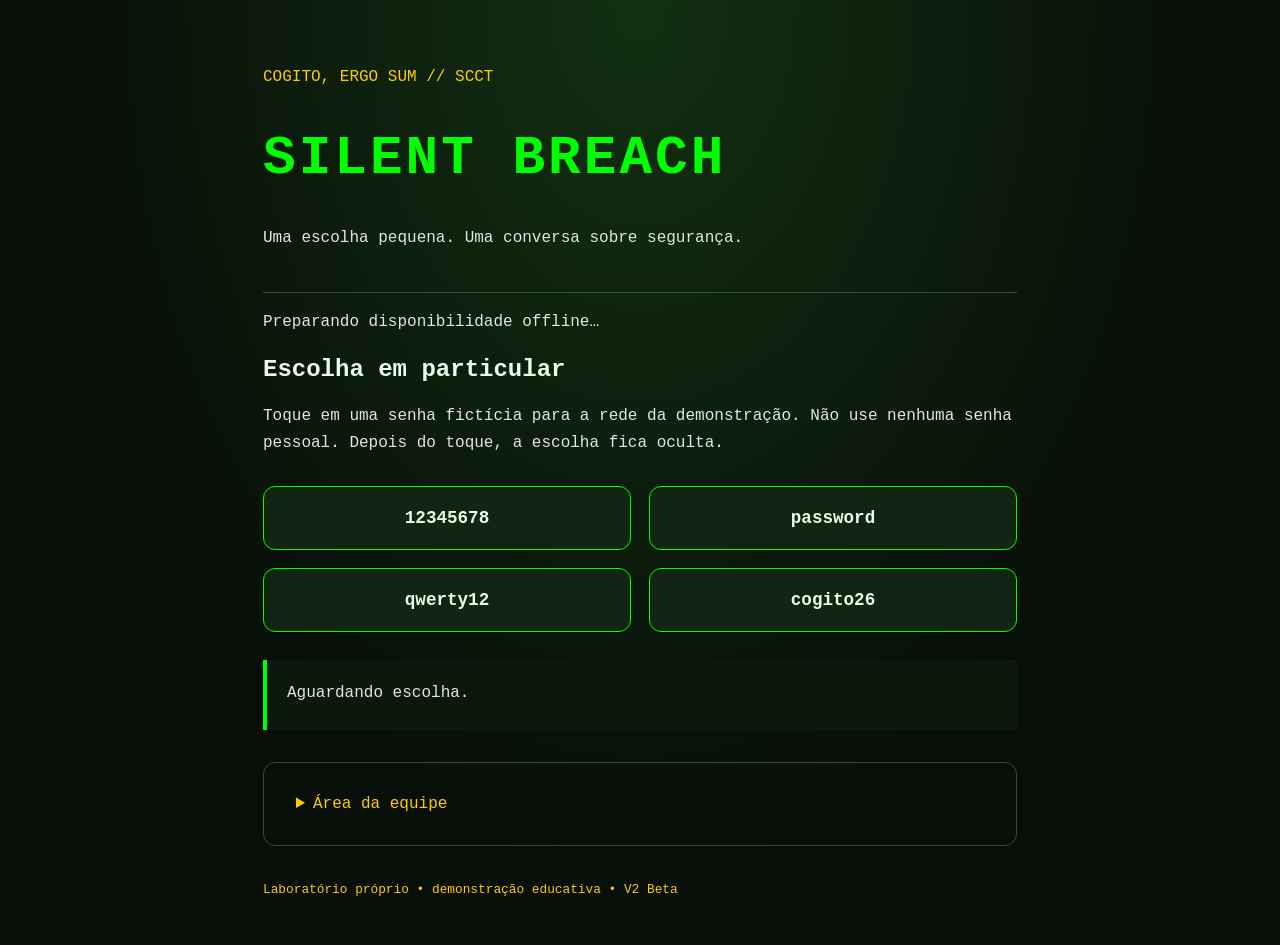
<file: feira/index.html>
<!doctype html>
<html lang="pt-BR">
<head><meta charset="utf-8"><meta name="viewport" content="width=device-width,initial-scale=1,viewport-fit=cover"><meta name="theme-color" content="#080e08"><title>Silent Breach // SCCT</title><link rel="manifest" href="manifest.webmanifest"><link rel="icon" href="icon.svg"><link rel="stylesheet" href="app.css"><script src="app.js" defer></script></head>
<body><main>
<header><p class="tag">COGITO, ERGO SUM // SCCT</p><h1>SILENT BREACH</h1><p>Uma escolha pequena. Uma conversa sobre segurança.</p></header>
<p id="cache" role="status">Preparando disponibilidade offline…</p>
<section id="choose"><h2>Escolha em particular</h2><p>Toque em uma senha fictícia para a rede da demonstração. Não use nenhuma senha pessoal. Depois do toque, a escolha fica oculta.</p><div id="options" class="grid"></div></section>
<section id="waiting" hidden><h2>Escolha oculta</h2><p>Devolva o tablet à equipe. A confirmação da placa será acompanhada pelo operador.</p></section>
<p id="status" role="status" aria-live="polite">Aguardando escolha.</p>
<details id="operator"><summary>Área da equipe</summary><p>O código da equipe autoriza o controle. As senhas acima são apenas exemplos educativos, sem promessa de sigilo contra inspeção técnica do tablet.</p>
<label>Código de controle <input id="token" type="password" autocomplete="off" spellcheck="false"></label><button id="unlock">Autorizar esta sessão</button>
<div id="controls" hidden><button id="send">Aplicar / verificar escolha</button><button id="cancel">Descartar escolha local</button><button id="next">Preparar próximo participante</button><button id="lock">Encerrar sessão</button></div>
<p>Sem conexão, a escolha permanece no tablet. Reconecte à rede da equipe e toque em aplicar/verificar. Uma falha de comunicação não significa que a placa não mudou a senha.</p></details>
<footer>Laboratório próprio • demonstração educativa • V2 Beta</footer>
</main></body></html>
</file>
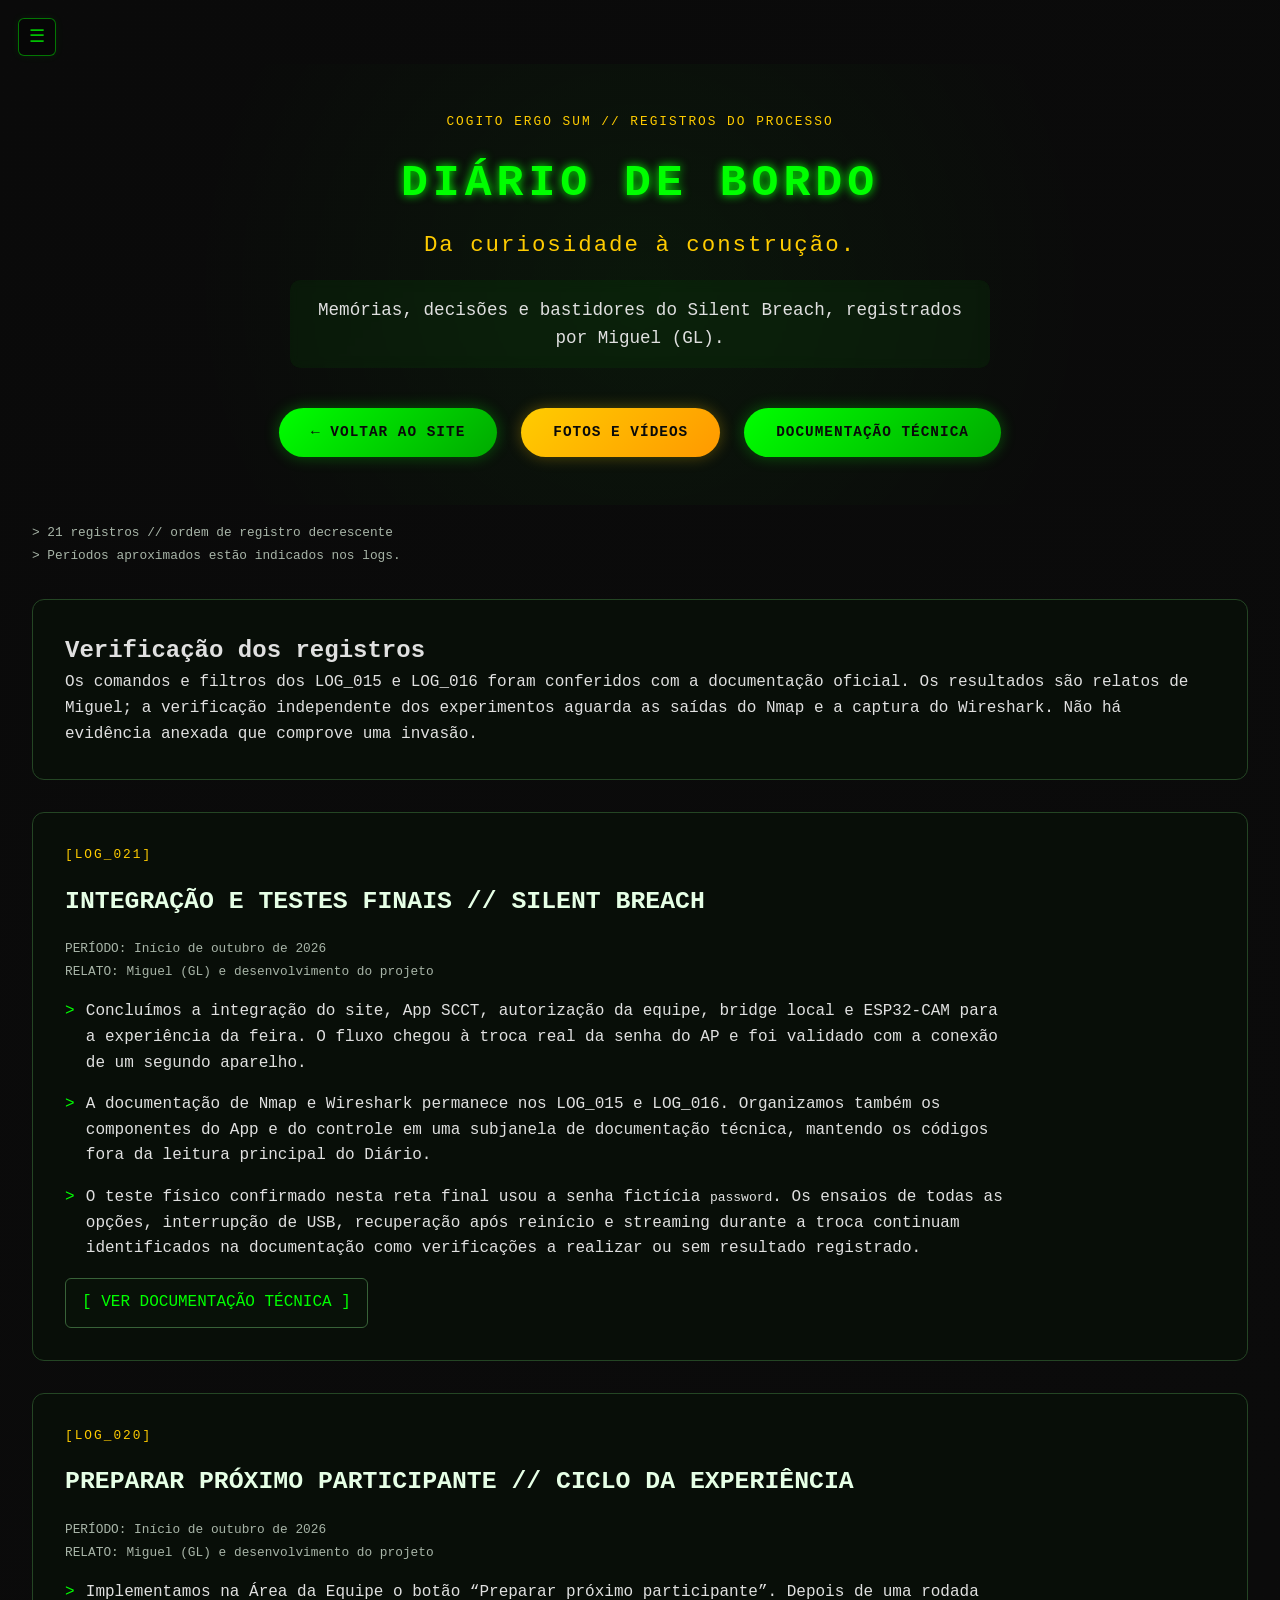
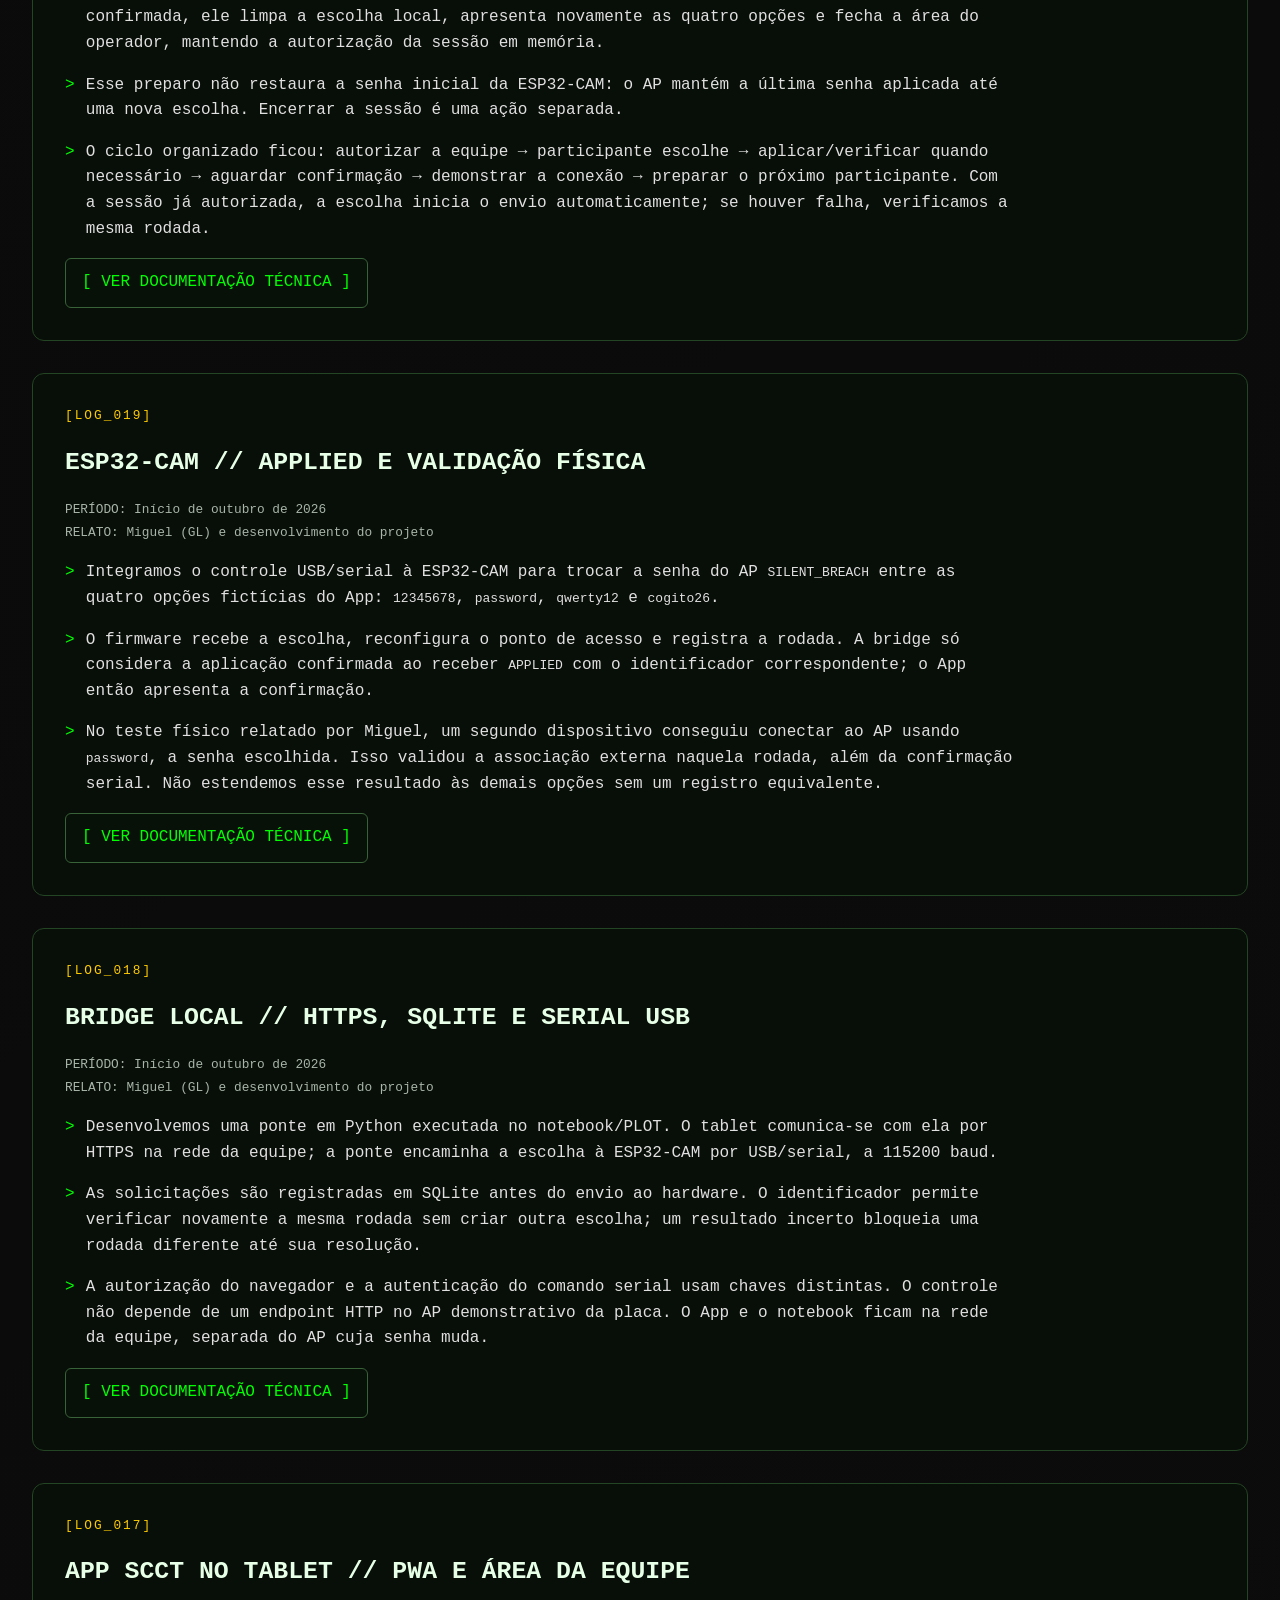
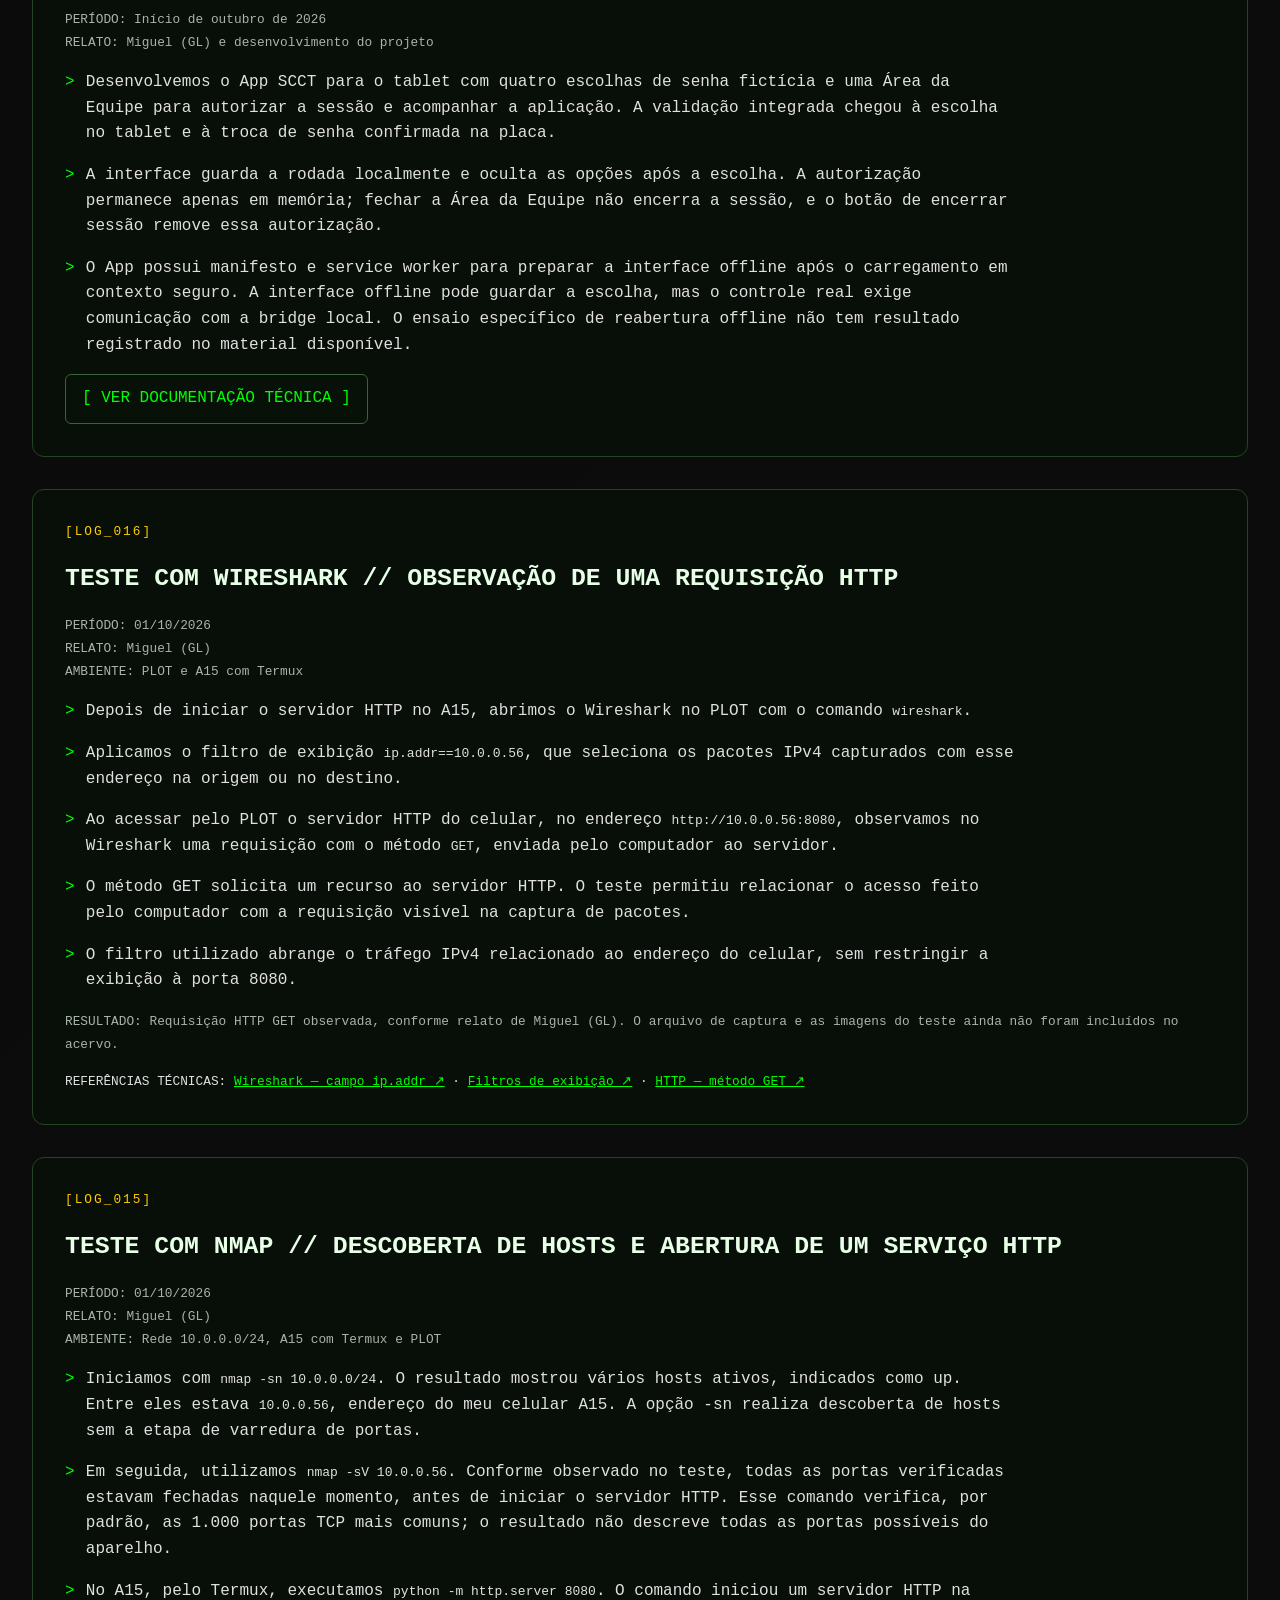
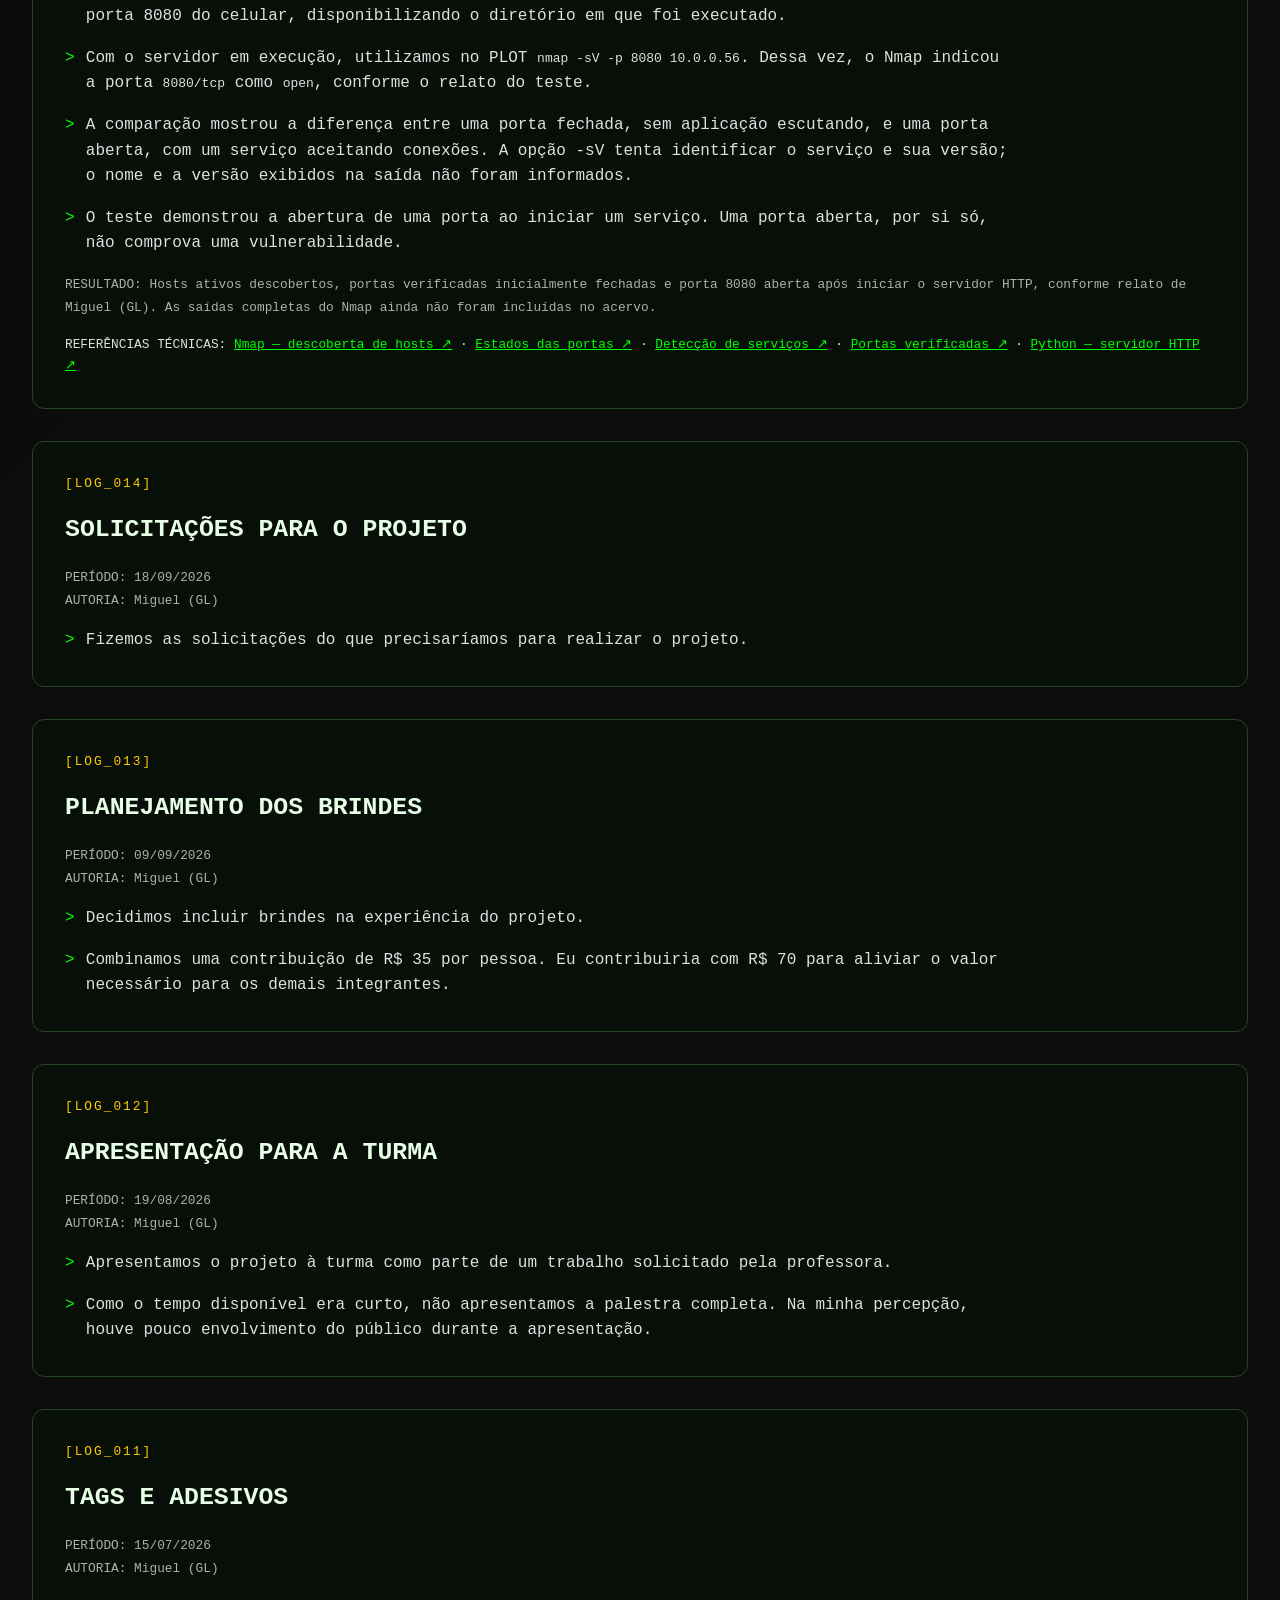
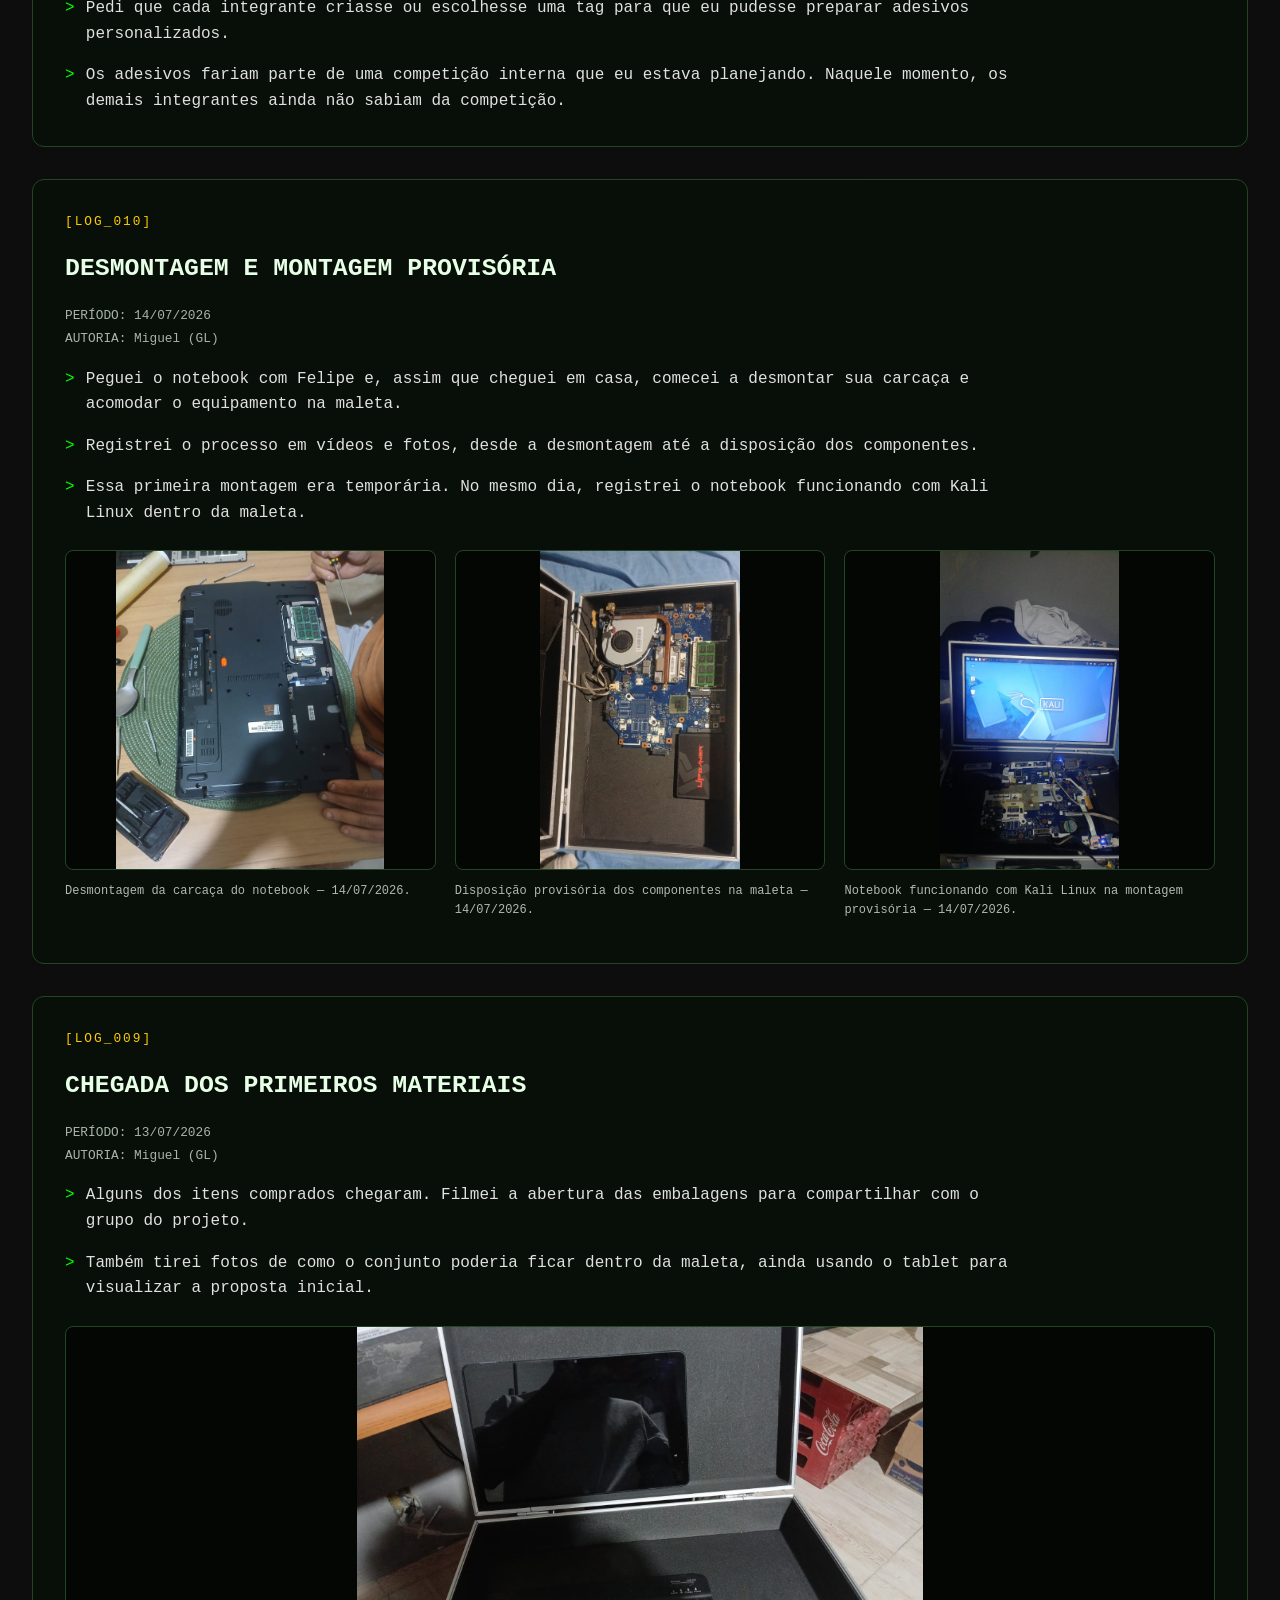
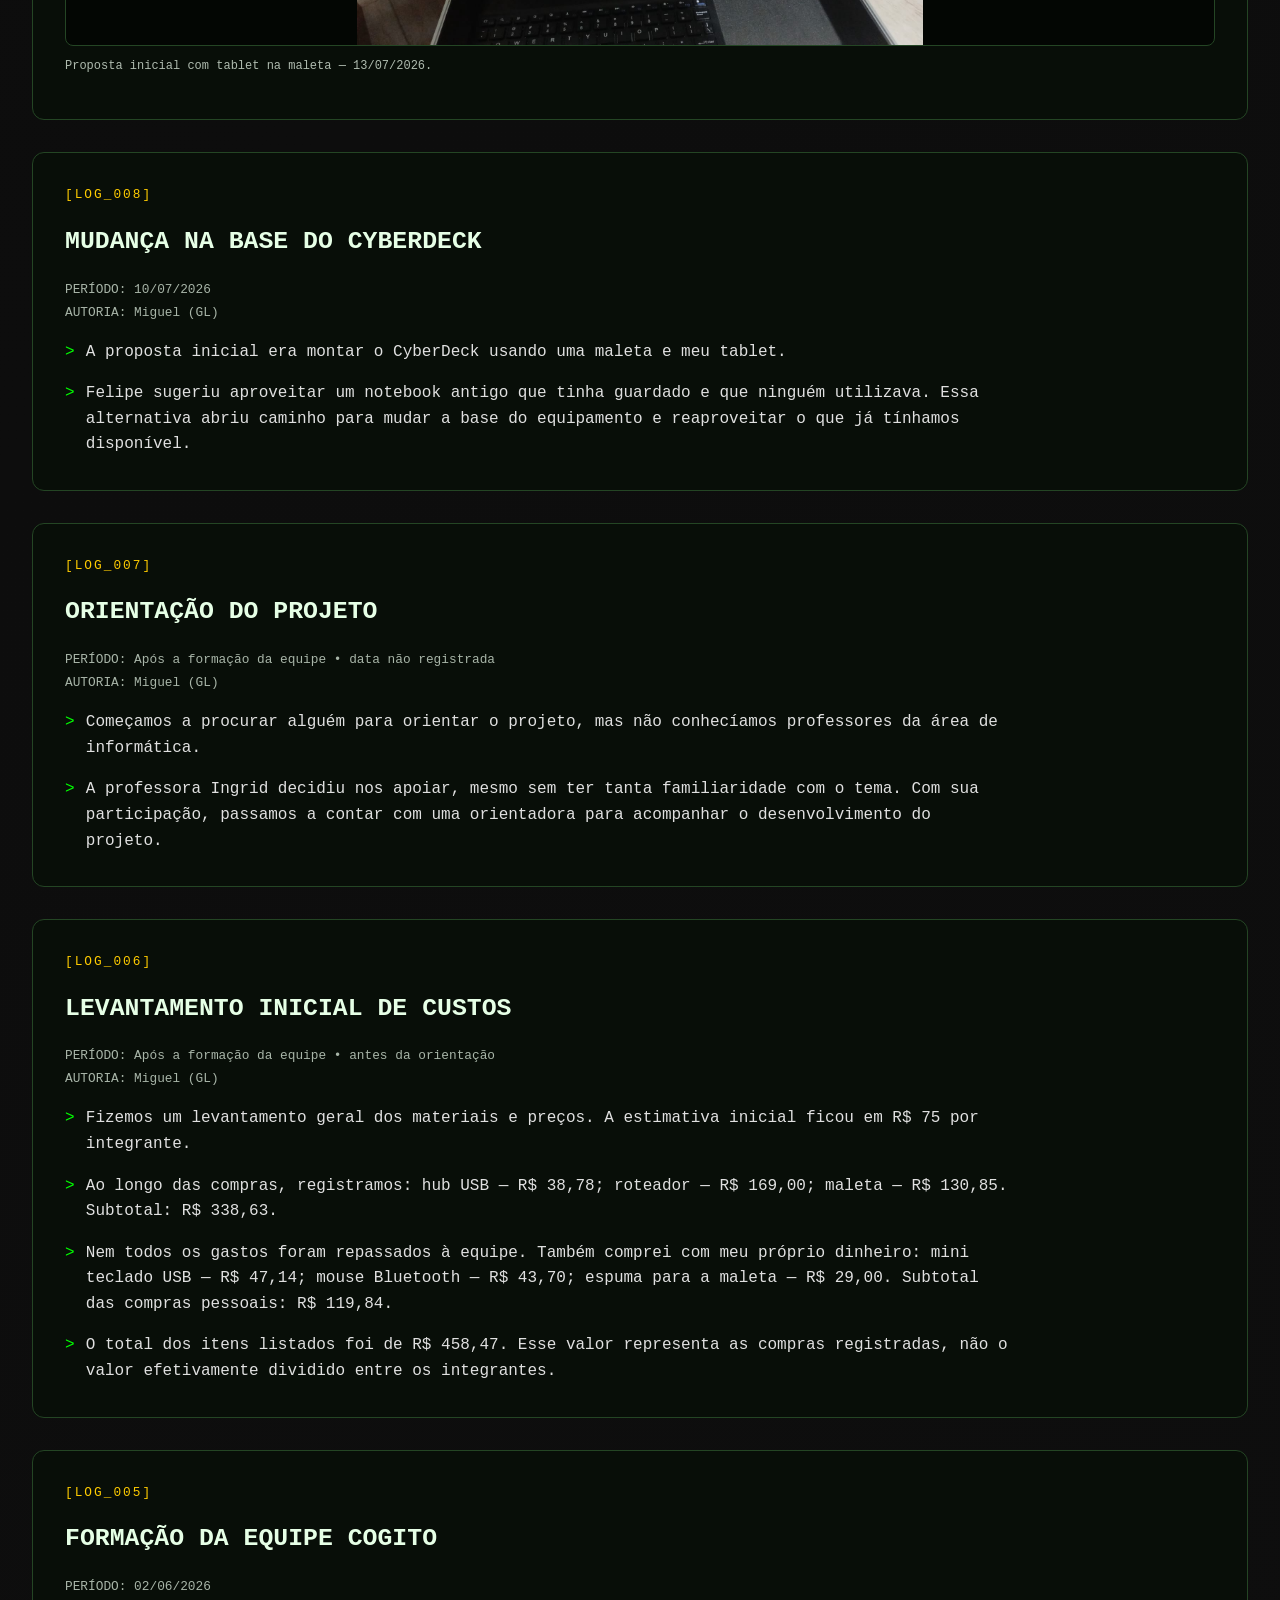
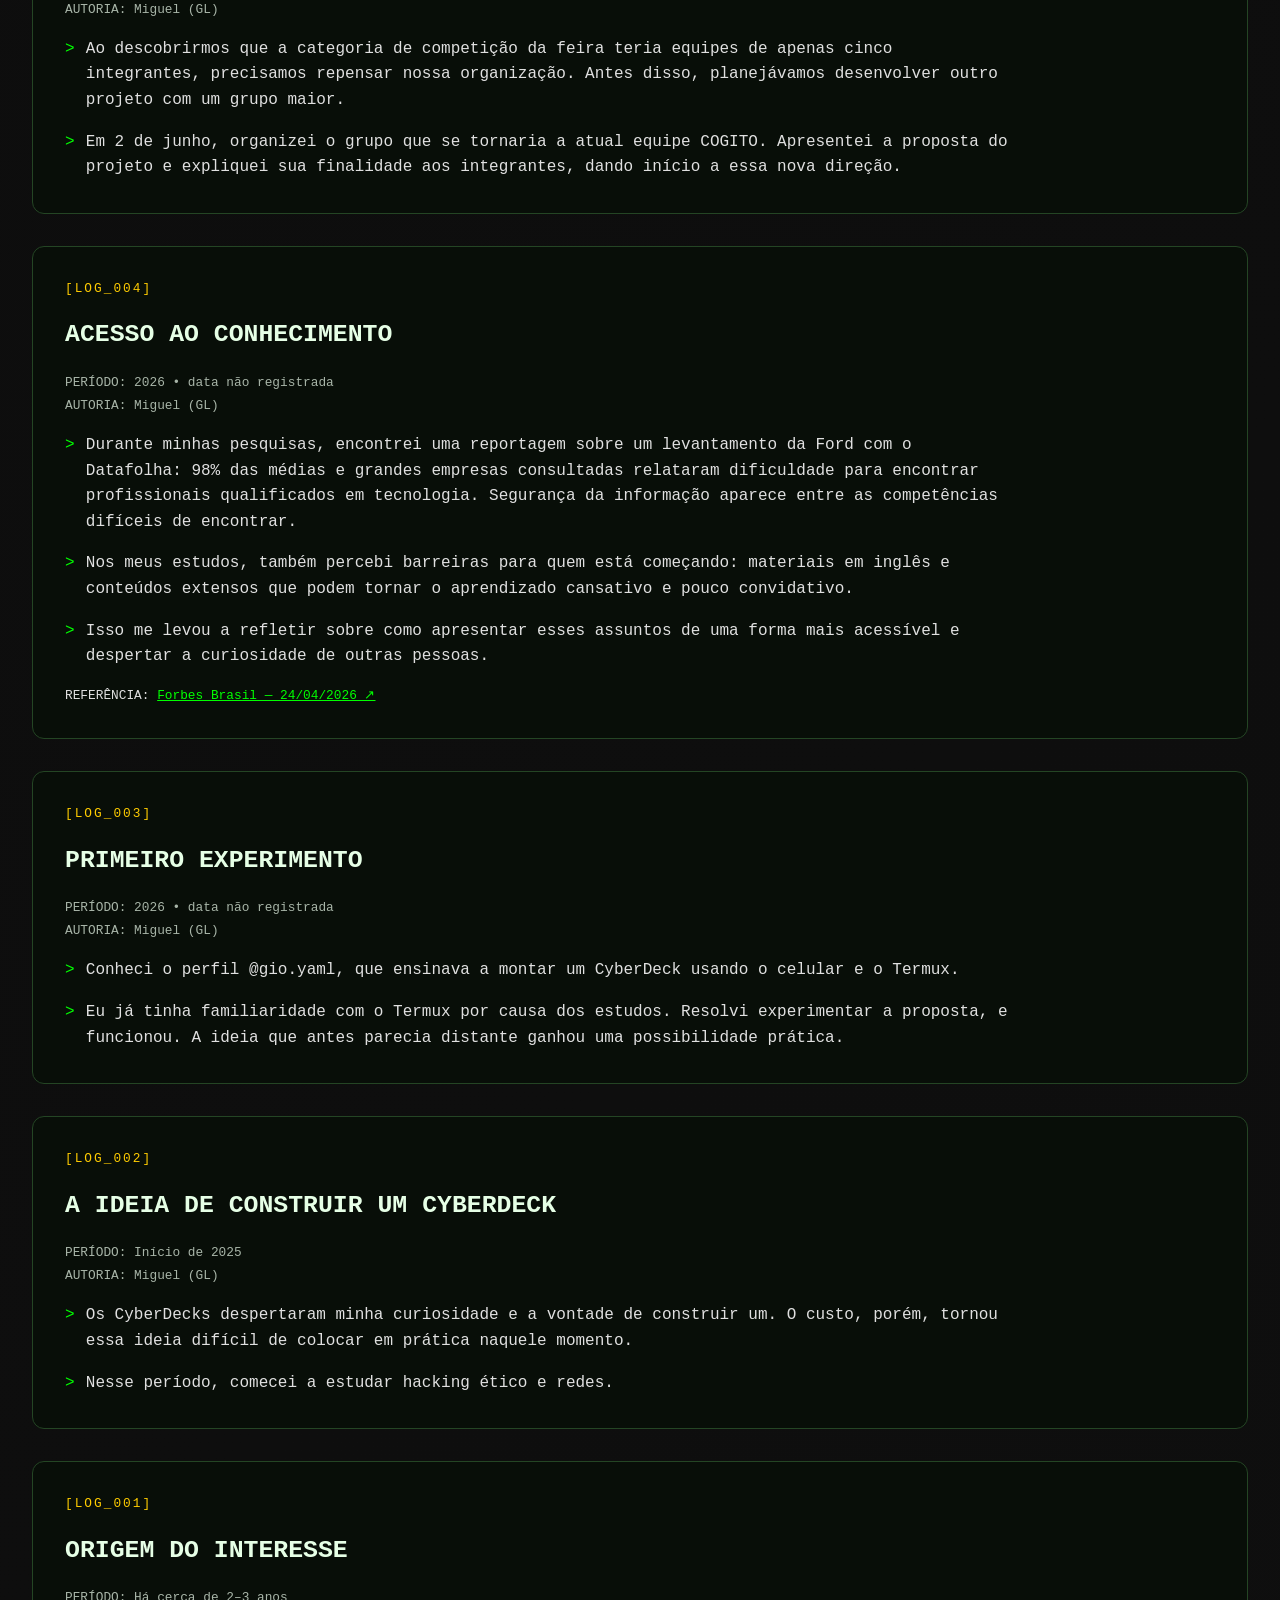
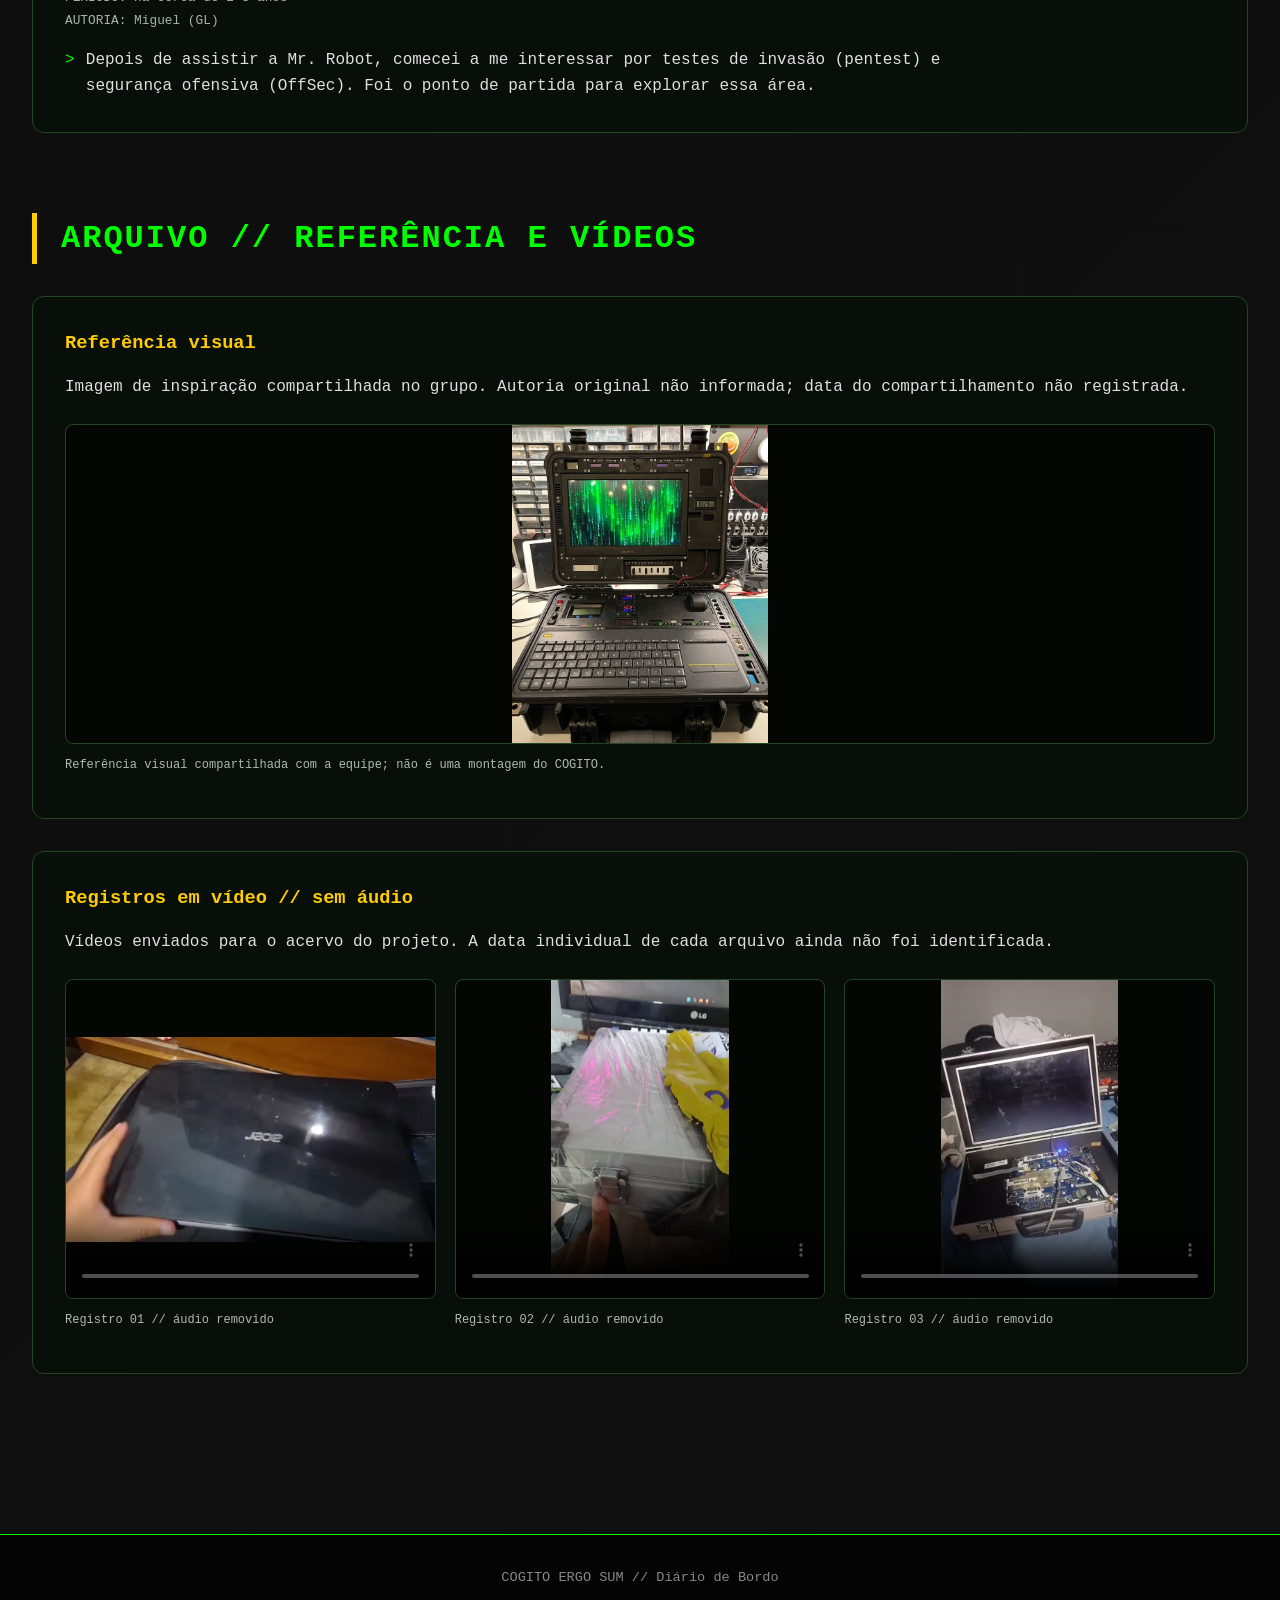
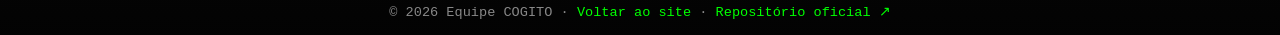
<file: diario.html>
<!DOCTYPE html>
<html lang="pt-br">

<head>
    <meta charset="UTF-8">

    <meta
        name="viewport"
        content="width=device-width, initial-scale=1.0, viewport-fit=cover"
    >

    <meta
        name="description"
        content="Diário de Bordo COGITO: bastidores, decisões e aprendizados do projeto Silent Breach."
    >

    <meta
        name="author"
        content="Miguel (GL) e Equipe COGITO"
    >

    <meta
        name="theme-color"
        content="#0a0a0a"
    >

    <title>Diário de Bordo | COGITO ERGO SUM</title>

    <link
        rel="icon"
        type="image/svg+xml"
        href="data:image/svg+xml,%3Csvg xmlns='http://www.w3.org/2000/svg' viewBox='0 0 100 100'%3E%3Ctext y='.9em' font-size='85' fill='%2300ff00'%3E⚡%3C/text%3E%3C/svg%3E"
    >

    <style>

        /* ==================================================
           CONFIGURAÇÃO GERAL
           ================================================== */

        * {
            margin: 0;
            padding: 0;
            box-sizing: border-box;
        }

        html {
            scroll-behavior: smooth;
        }

        body {
            background:
                linear-gradient(
                    135deg,
                    #0a0a0a 0%,
                    #0f0f0f 100%
                );

            color: #e0e0e0;

            font-family:
                'Courier New',
                'Fira Code',
                'Source Code Pro',
                monospace;

            line-height: 1.6;
        }


        /* ==================================================
           SCROLLBAR
           ================================================== */

        ::-webkit-scrollbar {
            width: 8px;
            height: 6px;
        }

        ::-webkit-scrollbar-track {
            background: #1a1a1a;
            border-radius: 10px;
        }

        ::-webkit-scrollbar-thumb {
            background: #00ff00;
            border-radius: 10px;
        }

        ::-webkit-scrollbar-thumb:hover {
            background: #ffcc00;
        }


        /* ==================================================
           BOTÃO DO MENU
           ================================================== */

        .menu-toggle {
    position: fixed;
    top: 18px;
    left: 18px;
    z-index: 1001;

    width: 38px;
    height: 38px;

    display: flex;
    align-items: center;
    justify-content: center;

    background: rgba(5, 5, 5, 0.55);
    color: rgba(0, 255, 0, 0.75);

    border: 1px solid rgba(0, 255, 0, 0.45);
    border-radius: 6px;

    font-family: inherit;
    font-size: 1.1rem;

    cursor: pointer;

    backdrop-filter: blur(6px);

    box-shadow: 0 0 8px rgba(0, 255, 0, 0.08);

    transition:
        transform 0.3s ease,
        opacity 0.3s ease,
        background 0.3s ease,
        border-color 0.3s ease,
        color 0.3s ease;
}

.menu-toggle:hover {
    background: rgba(0, 255, 0, 0.08);
    color: #00ff00;
    border-color: #00ff00;

    box-shadow: 0 0 12px rgba(0, 255, 0, 0.15);
}

/* Estado usado pelo JavaScript quando o usuário rola para baixo */
.menu-toggle.hidden {
    transform: translateY(-70px);
    opacity: 0;
    pointer-events: none;
}

        /* ==================================================
           SIDEBAR
           ================================================== */

        .sidebar {
            position: fixed;

            top: 0;
            left: -340px;

            width: 320px;
            max-width: 85vw;

            height: 100vh;

            background: rgba(5, 5, 5, 0.98);

            border-right: 1px solid #00ff00;

            z-index: 1100;

            display: flex;
            flex-direction: column;

            transition: left 0.35s ease;

            box-shadow:
                10px 0 40px rgba(0, 255, 0, 0.08);
        }

        .sidebar.open {
            left: 0;
        }


        /* ==================================================
           CABEÇALHO DA SIDEBAR
           ================================================== */

        .sidebar-header {
            display: flex;

            align-items: center;
            justify-content: space-between;

            padding: 1.5rem;

            color: #00ff00;

            border-bottom:
                1px solid rgba(0, 255, 0, 0.3);

            font-weight: bold;

            letter-spacing: 2px;
        }

        .sidebar-close {
            background: transparent;

            border: none;

            color: #00ff00;

            font-family: inherit;

            font-size: 2rem;

            cursor: pointer;

            transition: 0.2s;
        }

        .sidebar-close:hover {
            color: #ffcc00;

            transform: scale(1.1);
        }


        /* ==================================================
           LINKS DA SIDEBAR
           ================================================== */

        .sidebar-nav {
            display: flex;

            flex-direction: column;

            padding: 1.5rem 0;
        }

        .sidebar-nav a {
            color: #cfcfcf;

            text-decoration: none;

            padding: 0.9rem 1.5rem;

            border-left:
                3px solid transparent;

            transition: 0.2s;

            letter-spacing: 1px;
        }

        .sidebar-nav a:hover {
            color: #00ff00;

            background:
                rgba(0, 255, 0, 0.05);

            border-left-color: #00ff00;

            padding-left: 1.8rem;
        }

        .menu-lock {
            color: #ffcc00;

            font-size: 0.7rem;
        }


        /* ==================================================
           RODAPÉ DA SIDEBAR
           ================================================== */

        .sidebar-footer {
            margin-top: auto;

            padding: 1.5rem;

            color: #666;

            border-top:
                1px solid #222;

            font-size: 0.75rem;
        }

        .sidebar-footer span {
            color: #ffcc00;
        }


        /* ==================================================
           OVERLAY
           ================================================== */

        .sidebar-overlay {
            position: fixed;

            inset: 0;

            background:
                rgba(0, 0, 0, 0.65);

            backdrop-filter: blur(3px);

            z-index: 1050;

            opacity: 0;

            visibility: hidden;

            transition: 0.3s;
        }

        .sidebar-overlay.active {
            opacity: 1;

            visibility: visible;
        }


        /* ==================================================
           CONTEÚDO PRINCIPAL
           ================================================== */

        main {
            max-width: 1400px;

            margin: 0 auto;

            padding: 2rem;

            width: 100%;
        }

        section {
            margin-bottom: 5rem;

            scroll-margin-top: 40px;

            animation:
                fadeInUp 0.6s ease-out;
        }

        @keyframes fadeInUp {

            from {
                opacity: 0;

                transform:
                    translateY(30px);
            }

            to {
                opacity: 1;

                transform:
                    translateY(0);
            }

        }


        /* ==================================================
           HERO
           ================================================== */

        .hero {
            text-align: center;

            padding: 3rem 1rem;

            background:
                radial-gradient(
                    circle at center,
                    rgba(0, 255, 0, 0.05) 0%,
                    transparent 70%
                );

            border-radius: 20px;
        }


        /* ==================================================
           ASCII
           ================================================== */

        .ascii pre {
            color: #00ff00;

            font-size: 0.55rem;

            overflow-x: auto;

            white-space: pre;

            margin-bottom: 1.5rem;

            line-height: 1.2;

            text-shadow:
                0 0 3px #00ff00;

            animation:
                glowPulse 3s infinite;
        }

        @keyframes glowPulse {

            0%,
            100% {
                text-shadow:
                    0 0 2px #00ff00;
            }

            50% {
                text-shadow:
                    0 0 8px #00ff00;
            }

        }


        /* ==================================================
           TÍTULOS
           ================================================== */

        h1 {
            color: #00ff00;

            font-size: 2.8rem;

            text-align: center;

            letter-spacing: 5px;

            margin-bottom: 0.5rem;

            text-shadow:
                0 0 10px #00ff00;

            animation:
                glitch 3s infinite;
        }

        @keyframes glitch {

            0%,
            100% {
                transform:
                    skew(0deg, 0deg);

                opacity: 1;
            }

            95% {
                transform:
                    skew(0deg, 0deg);

                opacity: 1;
            }

            96% {
                transform:
                    skew(2deg, 1deg);

                opacity: 0.9;
            }

            97% {
                transform:
                    skew(-1deg, -0.5deg);

                opacity: 1;
            }

        }

        .subtitle {
            color: #ffcc00;

            font-size: 1.4rem;

            text-align: center;

            margin-bottom: 1rem;

            letter-spacing: 2px;
        }

        .description {
            max-width: 700px;

            margin: 1rem auto;

            font-size: 1.1rem;

            text-align: center;

            background:
                rgba(0, 255, 0, 0.05);

            padding: 1rem;

            border-radius: 10px;

            backdrop-filter: blur(5px);
        }


        /* ==================================================
           BOTÕES
           ================================================== */

        .buttons {
            margin-top: 2.5rem;

            display: flex;

            gap: 1.5rem;

            justify-content: center;

            flex-wrap: wrap;
        }

        .btn {
            padding:
                0.8rem 2rem;

            text-decoration: none;

            font-weight: bold;

            border-radius: 50px;

            transition:
                all 0.3s ease;

            cursor: pointer;

            display: inline-block;

            letter-spacing: 1px;

            position: relative;

            overflow: hidden;
        }

        .btn::before {
            content: '';

            position: absolute;

            top: 50%;
            left: 50%;

            width: 0;
            height: 0;

            border-radius: 50%;

            background:
                rgba(255, 255, 255, 0.3);

            transform:
                translate(-50%, -50%);

            transition:
                width 0.6s,
                height 0.6s;
        }

        .btn:active::before {
            width: 300px;

            height: 300px;
        }

        .btn.green {
            background:
                linear-gradient(
                    135deg,
                    #00ff00,
                    #00aa00
                );

            color: #0a0a0a;

            box-shadow:
                0 0 15px rgba(0, 255, 0, 0.3);
        }

        .btn.green:hover {
            transform:
                translateY(-2px);

            box-shadow:
                0 0 25px rgba(0, 255, 0, 0.6);
        }

        .btn.yellow {
            background:
                linear-gradient(
                    135deg,
                    #ffcc00,
                    #ff9900
                );

            color: #0a0a0a;

            box-shadow:
                0 0 15px rgba(255, 204, 0, 0.3);
        }

        .btn.yellow:hover {
            transform:
                translateY(-2px);

            box-shadow:
                0 0 25px rgba(255, 204, 0, 0.6);
        }


        /* ==================================================
           TÍTULOS DAS SEÇÕES
           ================================================== */

        .section-title {
            color: #00ff00;

            font-size: 2rem;

            margin-bottom: 2rem;

            border-left:
                5px solid #ffcc00;

            padding-left: 1.5rem;

            text-transform: uppercase;

            letter-spacing: 2px;
        }


        /* ==================================================
           CARDS
           ================================================== */

        .cards-container {
            display: flex;

            gap: 1.8rem;

            overflow-x: auto;

            scroll-snap-type:
                x mandatory;

            padding-bottom: 1.5rem;

            cursor: grab;
        }

        .cards-container:active {
            cursor: grabbing;
        }

        .card {
            min-width: 300px;

            background:
                linear-gradient(
                    135deg,
                    #111,
                    #1a1a1a
                );

            border-radius: 16px;

            padding: 1.8rem;

            scroll-snap-align: start;

            transition:
                all 0.3s cubic-bezier(
                    0.4,
                    0,
                    0.2,
                    1
                );

            border-left:
                4px solid #00ff00;

            box-shadow:
                0 5px 15px rgba(0, 0, 0, 0.5);

            backdrop-filter:
                blur(10px);
        }

        .card:hover {
            transform:
                translateY(-8px)
                scale(1.02);

            box-shadow:
                0 15px 30px rgba(0, 255, 0, 0.2);
        }

        .card.red {
            border-left-color: #ff0000;

            background:
                linear-gradient(
                    135deg,
                    #1a0a0a,
                    #110505
                );
        }

        .card.yellow {
            border-left-color: #ffcc00;

            background:
                linear-gradient(
                    135deg,
                    #1a1a0a,
                    #111105
                );
        }

        .card h3 {
            color: #fff;

            margin-bottom: 0.8rem;

            font-size: 1.3rem;
        }

        .card p {
            font-size: 0.95rem;

            opacity: 0.9;
        }

        .badge {
            display: inline-block;

            background: #00ff00;

            color: #0a0a0a;

            padding:
                0.2rem 0.6rem;

            border-radius: 20px;

            font-size: 0.7rem;

            margin-top: 0.5rem;

            font-weight: bold;
        }


        /* ==================================================
           FOOTER
           ================================================== */

        footer {
            background:
                linear-gradient(
                    180deg,
                    #050505,
                    #020202
                );

            text-align: center;

            padding: 2rem;

            font-size: 0.85rem;

            color: #888;

            border-top:
                1px solid #00ff00;

            margin-top: 3rem;
        }

        footer a {
            color: #00ff00;

            text-decoration: none;

            transition: 0.3s;
        }

        footer a:hover {
            color: #ffcc00;

            text-shadow:
                0 0 5px #ffcc00;
        }


        /* ==================================================
           VOLTAR AO TOPO
           ================================================== */

        #topBtn {
            position: fixed;

            bottom: 25px;
            right: 25px;

            background: #00ff00;

            color: #0a0a0a;

            border: none;

            border-radius: 50%;

            width: 50px;
            height: 50px;

            font-size: 26px;

            cursor: pointer;

            display: none;

            z-index: 99;

            transition:
                all 0.3s;

            box-shadow:
                0 0 15px rgba(0, 255, 0, 0.5);
        }

        #topBtn:hover {
            transform:
                scale(1.1);

            background: #ffcc00;

            box-shadow:
                0 0 20px #ffcc00;
        }


        /* ==================================================
           RESPONSIVIDADE
           ================================================== */

        @media (max-width: 768px) {

            main {
                padding: 1rem;
            }

            h1 {
                font-size: 1.8rem;

                letter-spacing: 2px;
            }

            .ascii pre {
                font-size: 0.32rem;
            }

            .btn {
                padding:
                    0.5rem 1.2rem;

                font-size: 0.8rem;
            }

            .card {
                min-width: 260px;

                padding: 1.2rem;
            }

            .section-title {
                font-size: 1.4rem;
            }

            .description {
                font-size: 0.9rem;
            }

            .menu-toggle {
                top: 12px;
                left: 12px;

                width: 44px;
                height: 44px;
            }

        }

        @media (max-width: 480px) {

            .ascii pre {
                font-size: 0.24rem;
            }

            .card h3 {
                font-size: 1rem;
            }

        }

    
/* V2: adaptações sobre o visual original. */
[hidden]{display:none!important} a{color:#00ff00} button,input{font:inherit}
:focus-visible{outline:2px solid #ffcc00;outline-offset:5px}
.skip{position:fixed;top:-100px;left:70px;z-index:1200;background:#050505;padding:12px}.skip:focus{top:12px}
main{padding-top:4rem}.sidebar{height:100dvh;overflow-y:auto;visibility:hidden}.sidebar.open{visibility:visible}
.cards-container{display:grid;grid-template-columns:repeat(auto-fit,minmax(min(100%,260px),1fr));overflow:visible;cursor:auto}
.card{min-width:0}.card:hover{transform:translateY(-4px)}
.section-title{font-size:clamp(1.3rem,4vw,2rem)}h1{font-size:clamp(1.65rem,5vw,2.8rem);overflow-wrap:anywhere}
.intro{max-width:850px;margin:0 0 1.8rem;color:#bbb}.terminal{border:1px solid #244524;background:#080e08;padding:clamp(1rem,4vw,2rem);border-radius:12px;margin-top:2rem}
.terminal h3,.eyebrow{color:#ffcc00}.eyebrow{letter-spacing:2px;font-size:.8rem;margin-bottom:1rem}
.terminal p+p{margin-top:1rem}.btn{border:0;font-family:inherit;font-size:.9rem}.status{color:#ffcc00;min-height:1.6em;margin:1rem 0}
input[type=text]{background:#050505;color:#fff;border:1px solid #4d764d;border-radius:6px;padding:.8rem;width:min(100%,320px);text-transform:uppercase}
.unlock-row{display:flex;gap:1rem;flex-wrap:wrap;margin-top:1rem}fieldset{border:1px solid #315031;padding:1.2rem;margin:1.5rem 0;min-width:0}legend{color:#ffcc00;padding:0 .5rem;font-weight:bold}
.answer{display:flex;gap:.75rem;padding:.8rem;border-radius:6px;cursor:pointer}.answer:hover{background:#142014}.answer input{accent-color:#00ff00;flex-shrink:0}.feedback{margin-top:1rem;color:#ddd}
.log{list-style:none;border-left:1px solid #00ff00;padding-left:1.5rem}.log li{padding:0 0 2rem}.log h3{color:#ffcc00}.log p{max-width:850px}
footer p+p{margin-top:.8rem}body.menu-open{overflow:hidden}.ascii{max-width:100%;overflow:hidden}.ascii pre{font-size:clamp(2px,.55vw,8.8px);overflow:hidden}
@media(max-width:600px){.hero{padding:2rem 0}.buttons{gap:1rem}.btn{padding:.8rem 1.2rem}.section-title{padding-left:.8rem;letter-spacing:1px}.card{padding:1.3rem}footer{padding:2rem 1rem 5rem}.sidebar-header{padding:1rem}.sidebar-nav{padding:.5rem 0}.sidebar-nav a{padding:.7rem 1rem}}
@media(prefers-reduced-motion:reduce){html{scroll-behavior:auto}*,*::before,*::after{animation:none!important;transition:none!important}}

/* Registros do diário: edite os artigos log-entry para adicionar conteúdo. */
.log-entry h2{font-size:clamp(1.1rem,3vw,1.55rem);color:#e6ffe6;overflow-wrap:anywhere}.log-meta{color:#a8b5a8;font-size:.8rem;margin:1rem 0;line-height:1.8}.log-line{position:relative;padding-left:1.3rem;max-width:950px}.log-line::before{content:">";position:absolute;left:0;color:#00ff00}.gallery{display:grid;grid-template-columns:repeat(auto-fit,minmax(min(100%,240px),1fr));gap:1.2rem;margin-top:1.5rem}.gallery figure{min-width:0;margin:0}.gallery img,.gallery video{display:block;width:100%;height:320px;object-fit:contain;background:#030603;border:1px solid #244524;border-radius:8px}.gallery img:hover{border-color:#ffcc00}figcaption{font-size:.75rem;color:#afbbaf;padding:.7rem 0;line-height:1.6}.source{font-size:.8rem}#arquivo h3{margin-bottom:1rem}@media(max-width:500px){.gallery img,.gallery video{height:280px}}

/* Documentação técnica: estilos isolados para preservar o Diário. */
.doc-open,.doc-close,.doc-nav a{font:inherit;color:#00ff00;background:#081108;border:1px solid #386238;border-radius:6px;padding:.7rem 1rem;cursor:pointer;display:inline-block;text-decoration:none;overflow-wrap:anywhere}
.doc-open:hover,.doc-close:hover,.doc-nav a:hover{border-color:#ffcc00;color:#ffcc00}
.doc-open:focus-visible,.doc-close:focus-visible,.doc-nav a:focus-visible,.doc-code summary:focus-visible,.doc-pre:focus-visible,.doc-code pre:focus-visible{outline:3px solid #ffcc00;outline-offset:3px}
body.docs-open{overflow:hidden}
#technical-docs{position:fixed;inset:0;margin:auto;width:min(1000px,calc(100% - 2rem));height:min(860px,calc(100dvh - 2rem));max-height:calc(100dvh - 2rem);max-width:calc(100% - 2rem);padding:0;color:#e0e0e0;background:#080e08;border:1px solid #00ff00;border-radius:12px;box-shadow:0 0 35px #00ff0026;overflow:hidden}
#technical-docs::backdrop{background:#000c;backdrop-filter:blur(3px)}
.doc-shell{display:flex;flex-direction:column;height:100%;min-height:0}
.doc-header{display:flex;align-items:center;justify-content:space-between;gap:1rem;padding:1rem;border-bottom:1px solid #244524;flex-shrink:0;background:#050a05}
.doc-header h2{font-size:clamp(1rem,3vw,1.4rem);color:#00ff00;overflow-wrap:anywhere}
.doc-close{flex-shrink:0;min-height:44px}
.doc-scroll{overflow:auto;overscroll-behavior:contain;padding:clamp(1rem,4vw,2rem);min-height:0}
.doc-nav{display:flex;flex-wrap:wrap;gap:.5rem;margin:1rem 0 2rem}
.doc-section{margin:0 0 2rem;padding-top:1rem;border-top:1px solid #244524;animation:none;scroll-margin-top:1rem;overflow-wrap:anywhere}
.doc-section h3{color:#ffcc00;font-size:1.15rem;margin-bottom:1rem}.doc-section h4{color:#00ff00;margin:1.2rem 0 .5rem}
.doc-section p+p{margin-top:.8rem}.doc-section ul,.doc-section ol{padding-left:1.5rem;margin:.8rem 0}.doc-section li+li{margin-top:.5rem}
.doc-section code{overflow-wrap:anywhere}.doc-pre,.doc-code pre{max-width:100%;overflow:auto;white-space:pre;background:#020602;border:1px solid #244524;border-radius:6px;padding:1rem;font-size:.85rem;margin:.8rem 0;line-height:1.6}.doc-pre code,.doc-code pre code{overflow-wrap:normal}
.doc-code{margin:1rem 0}.doc-code summary{cursor:pointer;padding:.8rem;background:#122012;color:#ffcc00;border-radius:6px}
.doc-note{border-left:3px solid #ffcc00;padding:.7rem 1rem;color:#c7d0c7;background:#ffcc0008}
@media(max-width:500px){#technical-docs{width:calc(100% - 1rem);max-width:calc(100% - 1rem);height:calc(100dvh - 1rem);max-height:calc(100dvh - 1rem)}.doc-header{padding:.8rem;gap:.5rem}.doc-close{padding:.6rem}.doc-nav a{flex:1 1 130px;font-size:.85rem}}

</style>
</head><body>
<a class="skip" href="#home">Pular para o conteúdo</a>
<button class="menu-toggle" id="menuToggle" aria-label="Abrir menu" aria-controls="sidebar" aria-expanded="false">☰</button>
<div class="sidebar-overlay" id="sidebarOverlay" aria-hidden="true"></div>
<aside class="sidebar" id="sidebar" role="dialog" aria-modal="true" aria-label="Menu principal" inert>
<div class="sidebar-header"><span>COGITO // MENU</span><button class="sidebar-close" id="sidebarClose" aria-label="Fechar menu">×</button></div>
<nav class="sidebar-nav" aria-label="Seções"><a href="index.html#home">&gt; Início</a><a href="index.html#silent-breach">&gt; Silent Breach</a><a href="projetos.html">&gt; Projetos COGITO</a><a href="#home" aria-current="page">&gt; Diário de Bordo</a><a href="index.html#equipe">&gt; Equipe</a><a href="index.html#quiz">&gt; Quiz <span class="menu-lock">[LOCKED]</span></a><a href="index.html#contato">&gt; Contato</a></nav><div class="sidebar-footer">COGITO ERGO SUM<br><span>V2 Beta // PENSAR. CRIAR. COMPARTILHAR.</span></div></aside>
<main id="main-content"><section id="home" tabindex="-1" aria-labelledby="diary-title"><div class="hero"><p class="eyebrow">COGITO ERGO SUM // REGISTROS DO PROCESSO</p><h1 id="diary-title">DIÁRIO DE BORDO</h1><p class="subtitle">Da curiosidade à construção.</p><p class="description">Memórias, decisões e bastidores do Silent Breach, registrados por Miguel (GL).</p><div class="buttons"><a class="btn green" href="index.html">← VOLTAR AO SITE</a><a class="btn yellow" href="#arquivo">FOTOS E VÍDEOS</a><button class="btn green" type="button" data-doc="overview" aria-haspopup="dialog" aria-controls="technical-docs">DOCUMENTAÇÃO TÉCNICA</button></div></div><p class="log-meta">&gt; 21 registros // ordem de registro decrescente<br>&gt; Períodos aproximados estão indicados nos logs.</p><div class="terminal"><h2>Verificação dos registros</h2><p>Os comandos e filtros dos LOG_015 e LOG_016 foram conferidos com a documentação oficial. Os resultados são relatos de Miguel; a verificação independente dos experimentos aguarda as saídas do Nmap e a captura do Wireshark. Não há evidência anexada que comprove uma invasão.</p></div><article class="terminal log-entry" id="log-021">
<p class="eyebrow">[LOG_021]</p><h2>INTEGRAÇÃO E TESTES FINAIS // SILENT BREACH</h2>
<p class="log-meta">PERÍODO: Início de outubro de 2026<br>RELATO: Miguel (GL) e desenvolvimento do projeto</p>
<p class="log-line">Concluímos a integração do site, App SCCT, autorização da equipe, bridge local e ESP32-CAM para a experiência da feira. O fluxo chegou à troca real da senha do AP e foi validado com a conexão de um segundo aparelho.</p><p class="log-line">A documentação de Nmap e Wireshark permanece nos LOG_015 e LOG_016. Organizamos também os componentes do App e do controle em uma subjanela de documentação técnica, mantendo os códigos fora da leitura principal do Diário.</p><p class="log-line">O teste físico confirmado nesta reta final usou a senha fictícia <code>password</code>. Os ensaios de todas as opções, interrupção de USB, recuperação após reinício e streaming durante a troca continuam identificados na documentação como verificações a realizar ou sem resultado registrado.</p><p><button class="doc-open" type="button" data-doc="overview" aria-haspopup="dialog" aria-controls="technical-docs">[ VER DOCUMENTAÇÃO TÉCNICA ]</button></p></article>
<article class="terminal log-entry" id="log-020">
<p class="eyebrow">[LOG_020]</p><h2>PREPARAR PRÓXIMO PARTICIPANTE // CICLO DA EXPERIÊNCIA</h2>
<p class="log-meta">PERÍODO: Início de outubro de 2026<br>RELATO: Miguel (GL) e desenvolvimento do projeto</p>
<p class="log-line">Implementamos na Área da Equipe o botão “Preparar próximo participante”. Depois de uma rodada confirmada, ele limpa a escolha local, apresenta novamente as quatro opções e fecha a área do operador, mantendo a autorização da sessão em memória.</p><p class="log-line">Esse preparo não restaura a senha inicial da ESP32-CAM: o AP mantém a última senha aplicada até uma nova escolha. Encerrar a sessão é uma ação separada.</p><p class="log-line">O ciclo organizado ficou: autorizar a equipe → participante escolhe → aplicar/verificar quando necessário → aguardar confirmação → demonstrar a conexão → preparar o próximo participante. Com a sessão já autorizada, a escolha inicia o envio automaticamente; se houver falha, verificamos a mesma rodada.</p><p><button class="doc-open" type="button" data-doc="app" aria-haspopup="dialog" aria-controls="technical-docs">[ VER DOCUMENTAÇÃO TÉCNICA ]</button></p></article>
<article class="terminal log-entry" id="log-019">
<p class="eyebrow">[LOG_019]</p><h2>ESP32-CAM // APPLIED E VALIDAÇÃO FÍSICA</h2>
<p class="log-meta">PERÍODO: Início de outubro de 2026<br>RELATO: Miguel (GL) e desenvolvimento do projeto</p>
<p class="log-line">Integramos o controle USB/serial à ESP32-CAM para trocar a senha do AP <code>SILENT_BREACH</code> entre as quatro opções fictícias do App: <code>12345678</code>, <code>password</code>, <code>qwerty12</code> e <code>cogito26</code>.</p><p class="log-line">O firmware recebe a escolha, reconfigura o ponto de acesso e registra a rodada. A bridge só considera a aplicação confirmada ao receber <code>APPLIED</code> com o identificador correspondente; o App então apresenta a confirmação.</p><p class="log-line">No teste físico relatado por Miguel, um segundo dispositivo conseguiu conectar ao AP usando <code>password</code>, a senha escolhida. Isso validou a associação externa naquela rodada, além da confirmação serial. Não estendemos esse resultado às demais opções sem um registro equivalente.</p><p><button class="doc-open" type="button" data-doc="firmware" aria-haspopup="dialog" aria-controls="technical-docs">[ VER DOCUMENTAÇÃO TÉCNICA ]</button></p></article>
<article class="terminal log-entry" id="log-018">
<p class="eyebrow">[LOG_018]</p><h2>BRIDGE LOCAL // HTTPS, SQLITE E SERIAL USB</h2>
<p class="log-meta">PERÍODO: Início de outubro de 2026<br>RELATO: Miguel (GL) e desenvolvimento do projeto</p>
<p class="log-line">Desenvolvemos uma ponte em Python executada no notebook/PLOT. O tablet comunica-se com ela por HTTPS na rede da equipe; a ponte encaminha a escolha à ESP32-CAM por USB/serial, a 115200 baud.</p><p class="log-line">As solicitações são registradas em SQLite antes do envio ao hardware. O identificador permite verificar novamente a mesma rodada sem criar outra escolha; um resultado incerto bloqueia uma rodada diferente até sua resolução.</p><p class="log-line">A autorização do navegador e a autenticação do comando serial usam chaves distintas. O controle não depende de um endpoint HTTP no AP demonstrativo da placa. O App e o notebook ficam na rede da equipe, separada do AP cuja senha muda.</p><p><button class="doc-open" type="button" data-doc="bridge" aria-haspopup="dialog" aria-controls="technical-docs">[ VER DOCUMENTAÇÃO TÉCNICA ]</button></p></article>
<article class="terminal log-entry" id="log-017">
<p class="eyebrow">[LOG_017]</p><h2>APP SCCT NO TABLET // PWA E ÁREA DA EQUIPE</h2>
<p class="log-meta">PERÍODO: Início de outubro de 2026<br>RELATO: Miguel (GL) e desenvolvimento do projeto</p>
<p class="log-line">Desenvolvemos o App SCCT para o tablet com quatro escolhas de senha fictícia e uma Área da Equipe para autorizar a sessão e acompanhar a aplicação. A validação integrada chegou à escolha no tablet e à troca de senha confirmada na placa.</p><p class="log-line">A interface guarda a rodada localmente e oculta as opções após a escolha. A autorização permanece apenas em memória; fechar a Área da Equipe não encerra a sessão, e o botão de encerrar sessão remove essa autorização.</p><p class="log-line">O App possui manifesto e service worker para preparar a interface offline após o carregamento em contexto seguro. A interface offline pode guardar a escolha, mas o controle real exige comunicação com a bridge local. O ensaio específico de reabertura offline não tem resultado registrado no material disponível.</p><p><button class="doc-open" type="button" data-doc="app" aria-haspopup="dialog" aria-controls="technical-docs">[ VER DOCUMENTAÇÃO TÉCNICA ]</button></p></article>
<article class="terminal log-entry" id="log-016">
<p class="eyebrow">[LOG_016]</p>
<h2>TESTE COM WIRESHARK // OBSERVAÇÃO DE UMA REQUISIÇÃO HTTP</h2>
<p class="log-meta">PERÍODO: 01/10/2026<br>RELATO: Miguel (GL)<br>AMBIENTE: PLOT e A15 com Termux</p>
<p class="log-line">Depois de iniciar o servidor HTTP no A15, abrimos o Wireshark no PLOT com o comando <code>wireshark</code>.</p>
<p class="log-line">Aplicamos o filtro de exibição <code>ip.addr==10.0.0.56</code>, que seleciona os pacotes IPv4 capturados com esse endereço na origem ou no destino.</p>
<p class="log-line">Ao acessar pelo PLOT o servidor HTTP do celular, no endereço <code>http://10.0.0.56:8080</code>, observamos no Wireshark uma requisição com o método <code>GET</code>, enviada pelo computador ao servidor.</p>
<p class="log-line">O método GET solicita um recurso ao servidor HTTP. O teste permitiu relacionar o acesso feito pelo computador com a requisição visível na captura de pacotes.</p>
<p class="log-line">O filtro utilizado abrange o tráfego IPv4 relacionado ao endereço do celular, sem restringir a exibição à porta 8080.</p>
<p class="log-meta">RESULTADO: Requisição HTTP GET observada, conforme relato de Miguel (GL). O arquivo de captura e as imagens do teste ainda não foram incluídos no acervo.</p>
<p class="source">REFERÊNCIAS TÉCNICAS: <a href="https://www.wireshark.org/docs/dfref/i/ip.html" target="_blank" rel="noopener">Wireshark — campo ip.addr ↗</a> · <a href="https://www.wireshark.org/docs/wsug_html_chunked/ChWorkBuildDisplayFilterSection.html" target="_blank" rel="noopener">Filtros de exibição ↗</a> · <a href="https://www.rfc-editor.org/rfc/rfc9110.html#section-9.3.1" target="_blank" rel="noopener">HTTP — método GET ↗</a></p>
</article>
<article class="terminal log-entry" id="log-015">
<p class="eyebrow">[LOG_015]</p>
<h2>TESTE COM NMAP // DESCOBERTA DE HOSTS E ABERTURA DE UM SERVIÇO HTTP</h2>
<p class="log-meta">PERÍODO: 01/10/2026<br>RELATO: Miguel (GL)<br>AMBIENTE: Rede 10.0.0.0/24, A15 com Termux e PLOT</p>
<p class="log-line">Iniciamos com <code>nmap -sn 10.0.0.0/24</code>. O resultado mostrou vários hosts ativos, indicados como up. Entre eles estava <code>10.0.0.56</code>, endereço do meu celular A15. A opção -sn realiza descoberta de hosts sem a etapa de varredura de portas.</p>
<p class="log-line">Em seguida, utilizamos <code>nmap -sV 10.0.0.56</code>. Conforme observado no teste, todas as portas verificadas estavam fechadas naquele momento, antes de iniciar o servidor HTTP. Esse comando verifica, por padrão, as 1.000 portas TCP mais comuns; o resultado não descreve todas as portas possíveis do aparelho.</p>
<p class="log-line">No A15, pelo Termux, executamos <code>python -m http.server 8080</code>. O comando iniciou um servidor HTTP na porta 8080 do celular, disponibilizando o diretório em que foi executado.</p>
<p class="log-line">Com o servidor em execução, utilizamos no PLOT <code>nmap -sV -p 8080 10.0.0.56</code>. Dessa vez, o Nmap indicou a porta <code>8080/tcp</code> como <code>open</code>, conforme o relato do teste.</p>
<p class="log-line">A comparação mostrou a diferença entre uma porta fechada, sem aplicação escutando, e uma porta aberta, com um serviço aceitando conexões. A opção -sV tenta identificar o serviço e sua versão; o nome e a versão exibidos na saída não foram informados.</p>
<p class="log-line">O teste demonstrou a abertura de uma porta ao iniciar um serviço. Uma porta aberta, por si só, não comprova uma vulnerabilidade.</p>
<p class="log-meta">RESULTADO: Hosts ativos descobertos, portas verificadas inicialmente fechadas e porta 8080 aberta após iniciar o servidor HTTP, conforme relato de Miguel (GL). As saídas completas do Nmap ainda não foram incluídas no acervo.</p>
<p class="source">REFERÊNCIAS TÉCNICAS: <a href="https://nmap.org/book/man-host-discovery.html" target="_blank" rel="noopener">Nmap — descoberta de hosts ↗</a> · <a href="https://nmap.org/book/man-port-scanning-basics.html" target="_blank" rel="noopener">Estados das portas ↗</a> · <a href="https://nmap.org/book/man-version-detection.html" target="_blank" rel="noopener">Detecção de serviços ↗</a> · <a href="https://nmap.org/book/man-port-specification.html" target="_blank" rel="noopener">Portas verificadas ↗</a> · <a href="https://docs.python.org/3/library/http.server.html" target="_blank" rel="noopener">Python — servidor HTTP ↗</a></p>
</article>
<article class="terminal log-entry" id="log-014"><p class="eyebrow">[LOG_014]</p><h2>SOLICITAÇÕES PARA O PROJETO</h2><p class="log-meta">PERÍODO: 18/09/2026<br>AUTORIA: Miguel (GL)</p><p class="log-line">Fizemos as solicitações do que precisaríamos para realizar o projeto.</p></article><article class="terminal log-entry" id="log-013"><p class="eyebrow">[LOG_013]</p><h2>PLANEJAMENTO DOS BRINDES</h2><p class="log-meta">PERÍODO: 09/09/2026<br>AUTORIA: Miguel (GL)</p><p class="log-line">Decidimos incluir brindes na experiência do projeto.</p><p class="log-line">Combinamos uma contribuição de R$ 35 por pessoa. Eu contribuiria com R$ 70 para aliviar o valor necessário para os demais integrantes.</p></article><article class="terminal log-entry" id="log-012"><p class="eyebrow">[LOG_012]</p><h2>APRESENTAÇÃO PARA A TURMA</h2><p class="log-meta">PERÍODO: 19/08/2026<br>AUTORIA: Miguel (GL)</p><p class="log-line">Apresentamos o projeto à turma como parte de um trabalho solicitado pela professora.</p><p class="log-line">Como o tempo disponível era curto, não apresentamos a palestra completa. Na minha percepção, houve pouco envolvimento do público durante a apresentação.</p></article><article class="terminal log-entry" id="log-011"><p class="eyebrow">[LOG_011]</p><h2>TAGS E ADESIVOS</h2><p class="log-meta">PERÍODO: 15/07/2026<br>AUTORIA: Miguel (GL)</p><p class="log-line">Pedi que cada integrante criasse ou escolhesse uma tag para que eu pudesse preparar adesivos personalizados.</p><p class="log-line">Os adesivos fariam parte de uma competição interna que eu estava planejando. Naquele momento, os demais integrantes ainda não sabiam da competição.</p></article><article class="terminal log-entry" id="log-010"><p class="eyebrow">[LOG_010]</p><h2>DESMONTAGEM E MONTAGEM PROVISÓRIA</h2><p class="log-meta">PERÍODO: 14/07/2026<br>AUTORIA: Miguel (GL)</p><p class="log-line">Peguei o notebook com Felipe e, assim que cheguei em casa, comecei a desmontar sua carcaça e acomodar o equipamento na maleta.</p><p class="log-line">Registrei o processo em vídeos e fotos, desde a desmontagem até a disposição dos componentes.</p><p class="log-line">Essa primeira montagem era temporária. No mesmo dia, registrei o notebook funcionando com Kali Linux dentro da maleta.</p><div class="gallery"><figure><a href="midia/desmontagem.jpeg" target="_blank" rel="noopener"><img src="midia/desmontagem.jpeg" loading="lazy" alt="Desmontagem da carcaça do notebook — 14/07/2026."></a><figcaption>Desmontagem da carcaça do notebook — 14/07/2026.</figcaption></figure><figure><a href="midia/componentes.jpeg" target="_blank" rel="noopener"><img src="midia/componentes.jpeg" loading="lazy" alt="Disposição provisória dos componentes na maleta — 14/07/2026."></a><figcaption>Disposição provisória dos componentes na maleta — 14/07/2026.</figcaption></figure><figure><a href="midia/kali.jpeg" target="_blank" rel="noopener"><img src="midia/kali.jpeg" loading="lazy" alt="Notebook funcionando com Kali Linux na montagem provisória — 14/07/2026."></a><figcaption>Notebook funcionando com Kali Linux na montagem provisória — 14/07/2026.</figcaption></figure></div></article><article class="terminal log-entry" id="log-009"><p class="eyebrow">[LOG_009]</p><h2>CHEGADA DOS PRIMEIROS MATERIAIS</h2><p class="log-meta">PERÍODO: 13/07/2026<br>AUTORIA: Miguel (GL)</p><p class="log-line">Alguns dos itens comprados chegaram. Filmei a abertura das embalagens para compartilhar com o grupo do projeto.</p><p class="log-line">Também tirei fotos de como o conjunto poderia ficar dentro da maleta, ainda usando o tablet para visualizar a proposta inicial.</p><div class="gallery"><figure><a href="midia/tablet.jpeg" target="_blank" rel="noopener"><img src="midia/tablet.jpeg" loading="lazy" alt="Proposta inicial com tablet na maleta — 13/07/2026."></a><figcaption>Proposta inicial com tablet na maleta — 13/07/2026.</figcaption></figure></div></article><article class="terminal log-entry" id="log-008"><p class="eyebrow">[LOG_008]</p><h2>MUDANÇA NA BASE DO CYBERDECK</h2><p class="log-meta">PERÍODO: 10/07/2026<br>AUTORIA: Miguel (GL)</p><p class="log-line">A proposta inicial era montar o CyberDeck usando uma maleta e meu tablet.</p><p class="log-line">Felipe sugeriu aproveitar um notebook antigo que tinha guardado e que ninguém utilizava. Essa alternativa abriu caminho para mudar a base do equipamento e reaproveitar o que já tínhamos disponível.</p></article><article class="terminal log-entry" id="log-007"><p class="eyebrow">[LOG_007]</p><h2>ORIENTAÇÃO DO PROJETO</h2><p class="log-meta">PERÍODO: Após a formação da equipe • data não registrada<br>AUTORIA: Miguel (GL)</p><p class="log-line">Começamos a procurar alguém para orientar o projeto, mas não conhecíamos professores da área de informática.</p><p class="log-line">A professora Ingrid decidiu nos apoiar, mesmo sem ter tanta familiaridade com o tema. Com sua participação, passamos a contar com uma orientadora para acompanhar o desenvolvimento do projeto.</p></article><article class="terminal log-entry" id="log-006"><p class="eyebrow">[LOG_006]</p><h2>LEVANTAMENTO INICIAL DE CUSTOS</h2><p class="log-meta">PERÍODO: Após a formação da equipe • antes da orientação<br>AUTORIA: Miguel (GL)</p><p class="log-line">Fizemos um levantamento geral dos materiais e preços. A estimativa inicial ficou em R$ 75 por integrante.</p><p class="log-line">Ao longo das compras, registramos: hub USB — R$ 38,78; roteador — R$ 169,00; maleta — R$ 130,85. Subtotal: R$ 338,63.</p><p class="log-line">Nem todos os gastos foram repassados à equipe. Também comprei com meu próprio dinheiro: mini teclado USB — R$ 47,14; mouse Bluetooth — R$ 43,70; espuma para a maleta — R$ 29,00. Subtotal das compras pessoais: R$ 119,84.</p><p class="log-line">O total dos itens listados foi de R$ 458,47. Esse valor representa as compras registradas, não o valor efetivamente dividido entre os integrantes.</p></article><article class="terminal log-entry" id="log-005"><p class="eyebrow">[LOG_005]</p><h2>FORMAÇÃO DA EQUIPE COGITO</h2><p class="log-meta">PERÍODO: 02/06/2026<br>AUTORIA: Miguel (GL)</p><p class="log-line">Ao descobrirmos que a categoria de competição da feira teria equipes de apenas cinco integrantes, precisamos repensar nossa organização. Antes disso, planejávamos desenvolver outro projeto com um grupo maior.</p><p class="log-line">Em 2 de junho, organizei o grupo que se tornaria a atual equipe COGITO. Apresentei a proposta do projeto e expliquei sua finalidade aos integrantes, dando início a essa nova direção.</p></article><article class="terminal log-entry" id="log-004"><p class="eyebrow">[LOG_004]</p><h2>ACESSO AO CONHECIMENTO</h2><p class="log-meta">PERÍODO: 2026 • data não registrada<br>AUTORIA: Miguel (GL)</p><p class="log-line">Durante minhas pesquisas, encontrei uma reportagem sobre um levantamento da Ford com o Datafolha: 98% das médias e grandes empresas consultadas relataram dificuldade para encontrar profissionais qualificados em tecnologia. Segurança da informação aparece entre as competências difíceis de encontrar.</p><p class="log-line">Nos meus estudos, também percebi barreiras para quem está começando: materiais em inglês e conteúdos extensos que podem tornar o aprendizado cansativo e pouco convidativo.</p><p class="log-line">Isso me levou a refletir sobre como apresentar esses assuntos de uma forma mais acessível e despertar a curiosidade de outras pessoas.</p><p class="source">REFERÊNCIA: <a href="https://forbes.com.br/carreira/2026/04/escassez-de-talentos-em-tecnologia-desafia-98-das-empresas-no-brasil/" target="_blank" rel="noopener">Forbes Brasil — 24/04/2026 ↗</a></p></article><article class="terminal log-entry" id="log-003"><p class="eyebrow">[LOG_003]</p><h2>PRIMEIRO EXPERIMENTO</h2><p class="log-meta">PERÍODO: 2026 • data não registrada<br>AUTORIA: Miguel (GL)</p><p class="log-line">Conheci o perfil @gio.yaml, que ensinava a montar um CyberDeck usando o celular e o Termux.</p><p class="log-line">Eu já tinha familiaridade com o Termux por causa dos estudos. Resolvi experimentar a proposta, e funcionou. A ideia que antes parecia distante ganhou uma possibilidade prática.</p></article><article class="terminal log-entry" id="log-002"><p class="eyebrow">[LOG_002]</p><h2>A IDEIA DE CONSTRUIR UM CYBERDECK</h2><p class="log-meta">PERÍODO: Início de 2025<br>AUTORIA: Miguel (GL)</p><p class="log-line">Os CyberDecks despertaram minha curiosidade e a vontade de construir um. O custo, porém, tornou essa ideia difícil de colocar em prática naquele momento.</p><p class="log-line">Nesse período, comecei a estudar hacking ético e redes.</p></article><article class="terminal log-entry" id="log-001"><p class="eyebrow">[LOG_001]</p><h2>ORIGEM DO INTERESSE</h2><p class="log-meta">PERÍODO: Há cerca de 2–3 anos<br>AUTORIA: Miguel (GL)</p><p class="log-line">Depois de assistir a Mr. Robot, comecei a me interessar por testes de invasão (pentest) e segurança ofensiva (OffSec). Foi o ponto de partida para explorar essa área.</p></article></section><section id="arquivo" aria-labelledby="archive-title"><h2 class="section-title" id="archive-title">ARQUIVO // REFERÊNCIA E VÍDEOS</h2><div class="terminal"><h3>Referência visual</h3><p>Imagem de inspiração compartilhada no grupo. Autoria original não informada; data do compartilhamento não registrada.</p><div class="gallery"><figure><a href="midia/referencia.jpeg" target="_blank" rel="noopener"><img src="midia/referencia.jpeg" loading="lazy" alt="Referência visual compartilhada com a equipe; não é uma montagem do COGITO."></a><figcaption>Referência visual compartilhada com a equipe; não é uma montagem do COGITO.</figcaption></figure></div></div><div class="terminal"><h3>Registros em vídeo // sem áudio</h3><p>Vídeos enviados para o acervo do projeto. A data individual de cada arquivo ainda não foi identificada.</p><div class="gallery"><figure><video controls muted playsinline preload="metadata" poster="midia/video-1.jpg" aria-label="Registro em vídeo 1, sem áudio"><source src="midia/video-1.mp4" type="video/mp4">Seu navegador não suporta vídeo. <a href="midia/video-1.mp4">Baixar vídeo</a></video><figcaption>Registro 01 // áudio removido</figcaption></figure><figure><video controls muted playsinline preload="metadata" poster="midia/video-2.jpg" aria-label="Registro em vídeo 2, sem áudio"><source src="midia/video-2.mp4" type="video/mp4">Seu navegador não suporta vídeo. <a href="midia/video-2.mp4">Baixar vídeo</a></video><figcaption>Registro 02 // áudio removido</figcaption></figure><figure><video controls muted playsinline preload="metadata" poster="midia/video-3.jpg" aria-label="Registro em vídeo 3, sem áudio"><source src="midia/video-3.mp4" type="video/mp4">Seu navegador não suporta vídeo. <a href="midia/video-3.mp4">Baixar vídeo</a></video><figcaption>Registro 03 // áudio removido</figcaption></figure></div></div></section></main>
<footer><p>COGITO ERGO SUM // Diário de Bordo</p><p>© 2026 Equipe COGITO · <a href="index.html">Voltar ao site</a> · <a href="https://github.com/guel2111cruz-pixel/cogito-site" target="_blank" rel="noopener noreferrer">Repositório oficial ↗</a></p></footer>
<button id="topBtn" aria-label="Voltar ao topo" title="Voltar ao topo">↑</button>

<dialog id="technical-docs" aria-labelledby="docs-title" aria-describedby="docs-intro">
<div class="doc-shell"><header class="doc-header"><h2 id="docs-title">DOCUMENTAÇÃO TÉCNICA // COGITO</h2><button class="doc-close" type="button" autofocus>FECHAR ×</button></header>
<div class="doc-scroll"><p id="docs-intro">Componentes do Silent Breach, fluxo da experiência e registros de teste. Abra os trechos para consultar o código sem sair do Diário.</p>
<nav class="doc-nav" aria-label="Componentes da documentação"><a href="#doc-overview">ARQUITETURA</a><a href="#doc-app">APP / PWA</a><a href="#doc-bridge">BRIDGE</a><a href="#doc-firmware">ESP32-CAM</a><a href="#doc-network">NMAP / WIRESHARK</a></nav>
<section class="doc-section" id="doc-overview" tabindex="-1"><h3>01 // ARQUITETURA E EVIDÊNCIAS</h3>
<pre class="doc-pre" tabindex="0" aria-label="Arquitetura do projeto">Tablet / App SCCT
  │ Wi-Fi da equipe + HTTPS
  ▼
Notebook / PLOT
  Bridge Python ── SQLite (rodadas)
  │ USB / UART autenticado · 115200 baud
  ▼
AI Thinker ESP32-CAM
  AP SILENT_BREACH ── segundo dispositivo
  Câmera / página local / stream MJPEG

Confirmação: ESP → APPLIED id → bridge → App</pre>
<p>Tablet e notebook permanecem na rede da equipe. O segundo aparelho conecta ao AP demonstrativo, cuja senha muda; a troca desconecta seus clientes. A interface da feira e o enlace de controle não dependem de Internet.</p>
<h4>Base consultada</h4><p>HTML original do Diário; projeto anteriormente entregue com <code>feira/</code>, <code>control/</code> e <code>INSTALACAO-SCCT.md</code>; relato da conversa com Miguel sobre a conexão bem-sucedida usando <code>password</code>. O pacote de referência contém comentários antigos de validação pendente; o relato posterior confirma o teste integrado dessa rodada.</p>
<p class="doc-note">Os trechos abaixo são extraídos dos arquivos disponíveis. Não foi confirmada uma comparação integral entre esse pacote e a versão efetivamente gravada na placa. Credenciais reais não fazem parte desta documentação.</p>
<h4>Testes e limites do registro</h4><ul><li>Confirmado no relato: escolha pelo App, fluxo de autorização/bridge/serial, troca de senha, confirmação e conexão física de um segundo aparelho com <code>password</code>.</li><li>Implementado no código: preparar próximo participante, persistência local/SQLite/Preferences, tratamento de estado incerto e interface offline.</li><li>Sem resultado específico registrado: as outras três senhas, reabertura offline, falha de USB, recuperação completa após reinício e continuidade do streaming durante a troca. Esses ensaios constam do roteiro do projeto; não são apresentados como concluídos.</li></ul></section>
<section class="doc-section" id="doc-app" tabindex="-1"><h3>02 // APP SCCT / PWA</h3>
<h4>Arquivos</h4><p><code>feira/index.html</code>, <code>feira/app.js</code>, <code>feira/app.css</code>, <code>feira/sw.js</code>, <code>feira/manifest.webmanifest</code> e ícones locais.</p>
<h4>Funcionamento</h4><p>As quatro opções são <code>12345678</code>, <code>password</code>, <code>qwerty12</code> e <code>cogito26</code>. O toque cria um UUID e um índice de escolha (0–3); a rodada fica em <code>scct-pending</code> no localStorage. O App esconde as opções e aguarda confirmação. Se a sessão já estiver autorizada, tenta aplicar automaticamente.</p>
<p>A Área da Equipe autoriza pela rota <code>GET /api/health</code>. O código de autorização permanece em memória, sem persistência no localStorage. A verificação de saúde confirma a bridge, sem verificar o hardware. A aplicação usa <code>POST /api/select</code> com <code>id</code> e <code>choice</code>.</p>
<p>O service worker guarda o shell da interface em <code>scct-shell-v1</code>. Offline exige carregamento prévio em HTTPS confiável ou localhost. Guardar uma escolha offline não aplica a senha na placa; após reconectar, a equipe verifica a mesma rodada.</p>
<h4>Próximo participante</h4><p>O botão só permite avançar quando não existe escolha ou quando seu estado é <code>applied</code>. Limpa a rodada local e fecha a área do operador. A autorização é mantida; a senha do AP não é restaurada. “Encerrar sessão” remove a autorização em memória.</p>
<details class="doc-code"><summary>feira/app.js // aplicação e confirmação</summary><pre tabindex="0" aria-label="feira/app.js // aplicação e confirmação"><code>async function apply() {
  if (!pending || !credential || busy || pending.state === &#x27;applied&#x27;) return;
  busy = true; render(); message(&#x27;Aguardando aplicação e confirmação da placa…&#x27;);
  try {
    const result = await api(&#x27;/api/select&#x27;, {id:pending.id, choice:pending.choice});
    if (result.id !== pending.id || result.state !== &#x27;applied&#x27;) throw new Error(&#x27;Resposta sem confirmação de aplicação.&#x27;);
    pending.state = &#x27;applied&#x27;; save(); message(&#x27;Placa confirmou: senha aplicada. Clientes do AP precisam reconectar.&#x27;);
  } catch (e) { message(`${e.message} Estado incerto: reconecte e toque em aplicar/verificar para consultar a mesma escolha.`); }
  finally { busy = false; render(); }
}</code></pre></details> <details class="doc-code"><summary>feira/app.js // preparar próximo participante</summary><pre tabindex="0" aria-label="feira/app.js // preparar próximo participante"><code>function clear() { pending = null; save(); render(); message(&#x27;Aguardando escolha.&#x27;); }
$(&#x27;next&#x27;).addEventListener(&#x27;click&#x27;, () =&gt; { if (!pending || pending.state === &#x27;applied&#x27;) { clear(); $(&#x27;operator&#x27;).open = false; } });</code></pre></details>
<h4>Testes</h4><p>A cadeia tablet → placa → segundo aparelho foi relatada como bem-sucedida com <code>password</code>. O teste de reabertura offline e a execução repetida do botão de próximo participante não possuem resultado específico documentado no relato disponível.</p></section>
<section class="doc-section" id="doc-bridge" tabindex="-1"><h3>03 // BRIDGE PYTHON / SQLITE / HTTPS / SERIAL</h3>
<h4>Arquivos e dependências</h4><p><code>control/bridge.py</code>, <code>control/requirements.txt</code> e <code>control/test_bridge.py</code>. Usa SQLite, ssl e servidor HTTP da biblioteca padrão, com pyserial para a porta USB.</p>
<h4>Funcionamento</h4><p>Valida UUID, índice 0–3 e formato do pedido. Confere Host, Origin e autorização Bearer. O banco <code>jobs</code> mantém <code>id</code>, <code>choice</code> e <code>state</code>; registra <code>uncertain</code> antes de tocar o hardware. Uma rodada já aplicada retorna seu resultado; uma rodada incerta impede uma nova solicitação com outro identificador.</p>
<p>A serial transmite <code>SET &lt;id&gt; &lt;choice&gt; &lt;chave omitida&gt;</code> seguido de nova linha. A bridge espera até 12 segundos por <code>APPLIED &lt;id&gt;</code>. Sem confirmação, a aplicação permanece incerta. A resposta aplicada é o registro daquela rodada, não uma leitura contínua do estado atual da placa.</p>
<h4>Comandos relevantes</h4><p>Exemplos adaptados do guia do projeto. Substitua a porta, o IP e os caminhos pelos valores locais; configure <code>SCCT_TOKEN</code> e <code>SCCT_DEVICE_KEY</code> fora do HTML com valores distintos. Nenhum segredo está incluído.</p>
<pre class="doc-pre" tabindex="0" aria-label="Comandos de instalação e inicialização"><code>python -m pip install -r control/requirements.txt
python control/bridge.py --port COM5 --cert scct-cert.pem --key scct-key.pem --origin https://192.168.1.20:8443 --db scct-jobs.sqlite3
# No Linux: substituir COM5 por /dev/ttyUSB0
# Tablet: https://192.168.1.20:8443/feira/</code></pre>
<p>Porta COM5 e IP acima são exemplos do guia, não valores confirmados do teste. O certificado precisa ser confiável no tablet e corresponder ao endereço utilizado. A ponte serve apenas os arquivos públicos da PWA; banco, firmware e segredos ficam fora dessas rotas.</p>
<details class="doc-code"><summary>control/bridge.py // confirmar e persistir APPLIED</summary><pre tabindex="0" aria-label="control/bridge.py // confirmar e persistir APPLIED"><code>if line == f&quot;APPLIED {data[&#x27;id&#x27;]}&quot;:
                        conn.execute(&quot;UPDATE jobs SET state=&#x27;applied&#x27; WHERE id=?&quot;, (data[&#x27;id&#x27;],))
                        conn.commit()
                        return {&#x27;id&#x27;:data[&#x27;id&#x27;], &#x27;state&#x27;:&#x27;applied&#x27;}</code></pre></details>
<h4>Testes</h4><p>Funcionamento integrado confirmado pelo relato da troca real e associação externa. Há testes automatizados em <code>control/test_bridge.py</code>; a presença do arquivo não é apresentada como resultado de execução nesta entrega. Interrupção de USB e recuperação de rodadas são ensaios documentados sem resultado físico específico disponível.</p></section>
<section class="doc-section" id="doc-firmware" tabindex="-1"><h3>04 // FIRMWARE AI THINKER ESP32-CAM</h3>
<h4>Arquivo</h4><p><code>control/firmware/scct_control/scct_control.ino</code>. Componentes: <code>esp_camera</code>, <code>WiFi</code>, <code>WebServer</code>, <code>Preferences</code> e sockets lwIP.</p>
<h4>Funcionamento</h4><p>Integra a câmera e o streaming MJPEG ao controle serial autenticado. A página local atende em <code>/</code> e o stream em <code>/stream</code>. O controle de senha chega pela USB/UART, sem rota HTTP de controle no AP.</p>
<p>O comando valida identificador, chave e índice de escolha; reinicia o AP com a senha selecionada e grava <code>ap-record</code> em Preferences. Só envia <code>APPLIED</code> depois de configurar o AP e persistir o registro. Repetir a última rodada com o mesmo índice permite confirmar sem criar uma escolha distinta.</p>
<p>No código de referência, o SSID é <code>SILENT_BREACH</code> e a senha inicial, sem registro anterior, é <code>admin123</code>. Depois disso, a placa restaura a última escolha persistida. O botão de próximo participante no tablet não altera esse estado.</p>
<details class="doc-code"><summary>scct_control.ino // troca do AP e confirmação</summary><pre tabindex="0" aria-label="scct_control.ino // troca do AP e confirmação"><code>apGeneration++;
  WiFi.softAPdisconnect(true); // All demo AP clients disconnect here.
  delay(250);
  WiFi.mode(WIFI_AP);
  apReady = WiFi.softAP(SSID, PASSWORDS[selected]);
  if (!apReady) { Serial.println(&quot;ERROR &quot; + id + &quot; AP&quot;); return; }
  // One durable record keeps id and password choice consistent across power loss.
  String record = id + &quot; &quot; + String(selected);
  if (prefs.putString(&quot;ap-record&quot;, record) == 0) { Serial.println(&quot;ERROR &quot; + id + &quot; STORAGE&quot;); return; }
  lastID = id;
  activeChoice = selected;
  Serial.println(&quot;APPLIED &quot; + id); // Sent only after softAP succeeds and record persists.</code></pre></details>
<h4>Teste físico registrado</h4><p>Miguel informou que um segundo dispositivo conectou com <code>password</code>. Esse resultado confirma a senha usada naquela rodada. A confirmação serial não substitui o ensaio externo para as demais opções.</p>
<h4>Verificações ainda sem resultado registrado</h4><p>Associação com cada uma das demais senhas, persistência após corte de alimentação, recuperação de falhas e streaming durante a troca do AP.</p></section>
<section class="doc-section" id="doc-network" tabindex="-1"><h3>05 // NMAP E WIRESHARK</h3>
<p>Documentação baseada nos LOG_015 e LOG_016, preservados integralmente no Diário. Ambiente relatado: PLOT, celular A15 com Termux e rede <code>10.0.0.0/24</code>. Não são comandos de controle da ESP32-CAM.</p>
<h4>Nmap // funcionamento e comandos registrados</h4>
<pre class="doc-pre" tabindex="0" aria-label="Comandos registrados no teste Nmap"><code>nmap -sn 10.0.0.0/24
nmap -sV 10.0.0.56
# No A15 / Termux:
python -m http.server 8080
# No PLOT, depois de iniciar o servidor:
nmap -sV -p 8080 10.0.0.56</code></pre>
<p>Relato: hosts ativos encontrados; portas verificadas fechadas antes do servidor; <code>8080/tcp open</code> depois de iniciá-lo. <code>-sn</code> descobre hosts sem varredura de portas; <code>-sV</code> tenta identificar serviço/versão. O teste sem <code>-p</code> não descreve todas as portas possíveis. Porta aberta não comprova vulnerabilidade.</p>
<h4>Wireshark // funcionamento e filtros registrados</h4>
<pre class="doc-pre" tabindex="0" aria-label="Comando, filtro e acesso do teste Wireshark"><code>wireshark
# Filtro de exibição:
ip.addr==10.0.0.56
# Acesso feito pelo PLOT:
http://10.0.0.56:8080</code></pre>
<p>Relato: requisição HTTP <code>GET</code> observada ao acessar o servidor do A15. O filtro abrange os pacotes IPv4 com esse endereço na origem ou no destino, sem limitar à porta 8080.</p>
<h4>Arquivos de evidência</h4><p>As saídas completas do Nmap, o arquivo de captura do Wireshark e imagens desse teste não estão anexados ao acervo disponível. Nomes de arquivos de captura, resultados adicionais e trechos de código inexistentes não foram criados.</p>
<p>As referências oficiais dos comandos e filtros continuam disponíveis nos registros originais do Diário.</p></section>
</div></div></dialog>

<script>
"use strict";
const menuToggle = document.getElementById('menuToggle');
const sidebar = document.getElementById('sidebar');
const sidebarClose = document.getElementById('sidebarClose');
const overlay = document.getElementById('sidebarOverlay');
const main = document.querySelector('main');
const footer = document.querySelector('footer');
const topBtn = document.getElementById('topBtn');
function abrirMenu() {
  sidebar.inert = false;
  sidebar.classList.add('open'); overlay.classList.add('active');
  menuToggle.classList.remove('hidden'); menuToggle.setAttribute('aria-expanded','true');
  document.body.classList.add('menu-open');
  main.inert = footer.inert = topBtn.inert = true;
  sidebarClose.focus();
}
function fecharMenu(restore = true) {
  sidebar.classList.remove('open'); overlay.classList.remove('active');
  menuToggle.setAttribute('aria-expanded','false');
  document.body.classList.remove('menu-open');
  main.inert = footer.inert = topBtn.inert = false;
  if (restore) menuToggle.focus({preventScroll:true});
  sidebar.inert = true;
}
menuToggle.addEventListener('click',abrirMenu);
sidebarClose.addEventListener('click',()=>fecharMenu());
overlay.addEventListener('click',()=>fecharMenu());
document.addEventListener('keydown',e=>{
  if (!sidebar.classList.contains('open')) return;
  if(e.key==='Escape') fecharMenu();
  if(e.key==='Tab') {
    const els = [...sidebar.querySelectorAll('button,a')];
    const first=els[0],last=els[els.length-1];
    if(e.shiftKey && document.activeElement===first){e.preventDefault();last.focus();}
    else if(!e.shiftKey && document.activeElement===last){e.preventDefault();first.focus();}
  }
});
sidebar.querySelectorAll('a[href^="#"]').forEach(link=>link.addEventListener('click',()=>{
  fecharMenu(false);
  const target=document.querySelector(link.getAttribute('href'));
  target.setAttribute('tabindex','-1');target.focus({preventScroll:true});
}));
let ultimaPosicaoScroll = window.scrollY;
window.addEventListener('scroll',()=>{
  const atual=Math.max(0,window.scrollY);
  if(!sidebar.classList.contains('open')) menuToggle.classList.toggle('hidden',atual>ultimaPosicaoScroll && atual>80);
  ultimaPosicaoScroll=atual;
  topBtn.style.display=atual>300?'block':'none';
},{passive:true});
menuToggle.addEventListener('focus',()=>menuToggle.classList.remove('hidden'));
topBtn.addEventListener('click',()=>{
  document.getElementById('home').focus({preventScroll:true});
  window.scrollTo({top:0,behavior:matchMedia('(prefers-reduced-motion: reduce)').matches?'instant':'smooth'});
});


// Subjanela nativa com fundo inerte e ciclo explícito de foco por teclado.
(() => {
  const dialog = document.getElementById('technical-docs');
  const closeButton = dialog.querySelector('.doc-close');
  const scroller = dialog.querySelector('.doc-scroll');
  let opener = null;
  let startedOnBackdrop = false;
  function outside(event) {
    const rect = dialog.getBoundingClientRect();
    return event.clientX < rect.left || event.clientX > rect.right || event.clientY < rect.top || event.clientY > rect.bottom;
  }
  document.querySelectorAll('[data-doc]').forEach(button => {
    button.addEventListener('click', () => {
      opener = button;
      dialog.showModal();
      document.body.classList.add('docs-open');
      const target = document.getElementById('doc-' + button.dataset.doc);
      scroller.scrollTop = button.dataset.doc === 'overview' ? 0 : target.offsetTop - scroller.offsetTop;
      closeButton.focus({preventScroll:true});
    });
  });
  closeButton.addEventListener('click', () => dialog.close());
  dialog.addEventListener('keydown', event => {
    if (event.key !== 'Tab') return;
    const items = [...dialog.querySelectorAll('button,a[href],summary,[tabindex="0"]')]
      .filter(element => !element.disabled && element.getClientRects().length > 0);
    const first = items[0], last = items[items.length - 1];
    if (event.shiftKey && document.activeElement === first) {
      event.preventDefault(); last.focus();
    } else if (!event.shiftKey && document.activeElement === last) {
      event.preventDefault(); first.focus();
    }
  });
  dialog.addEventListener('pointerdown', event => { startedOnBackdrop = event.target === dialog && outside(event); });
  dialog.addEventListener('click', event => {
    if (startedOnBackdrop && event.target === dialog && outside(event)) dialog.close();
    startedOnBackdrop = false;
  });
  dialog.addEventListener('cancel', event => { event.preventDefault(); dialog.close(); });
  dialog.addEventListener('close', () => {
    document.body.classList.remove('docs-open');
    if (opener && opener.isConnected) opener.focus({preventScroll:true});
  });
  dialog.querySelectorAll('.doc-nav a').forEach(link => link.addEventListener('click', event => {
    event.preventDefault();
    const target = dialog.querySelector(link.getAttribute('href'));
    target.scrollIntoView({block:'start', behavior:'instant'});
    target.focus({preventScroll:true});
  }));
})();

</script></body></html>
</file>
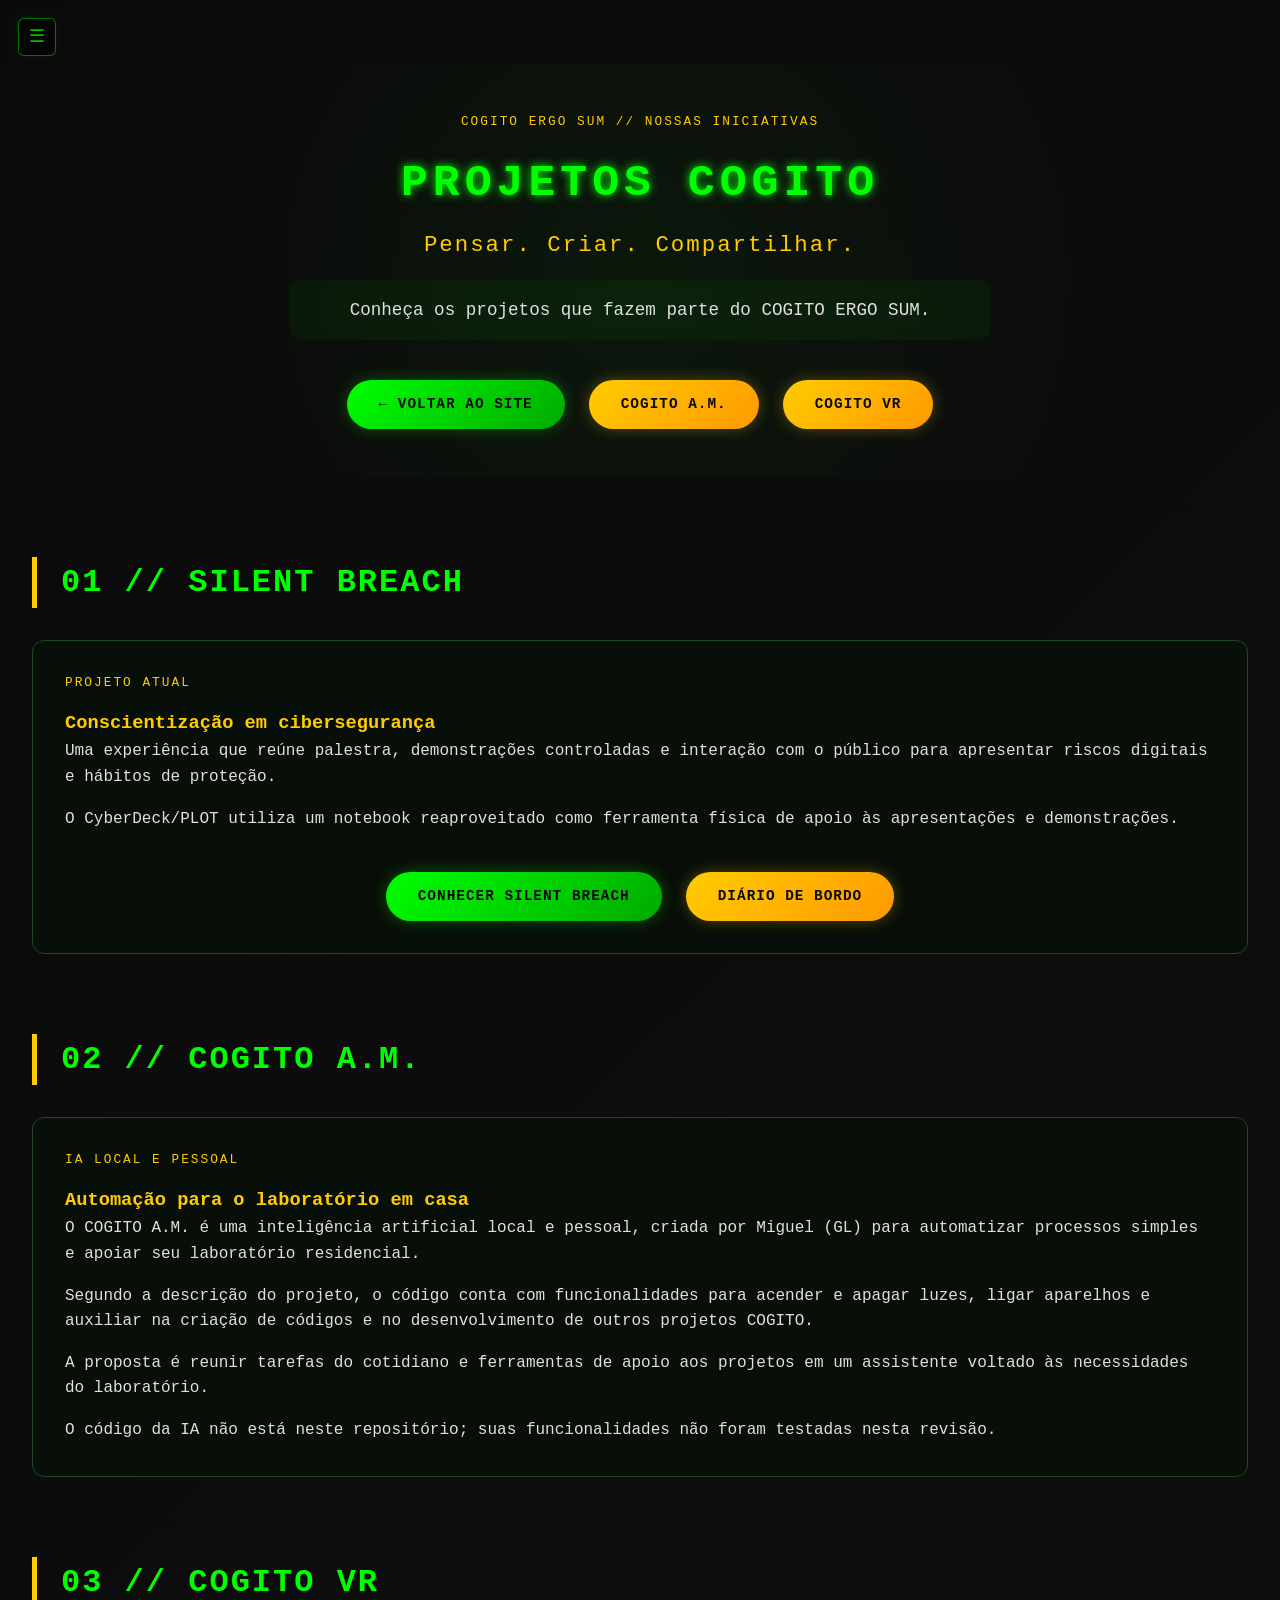
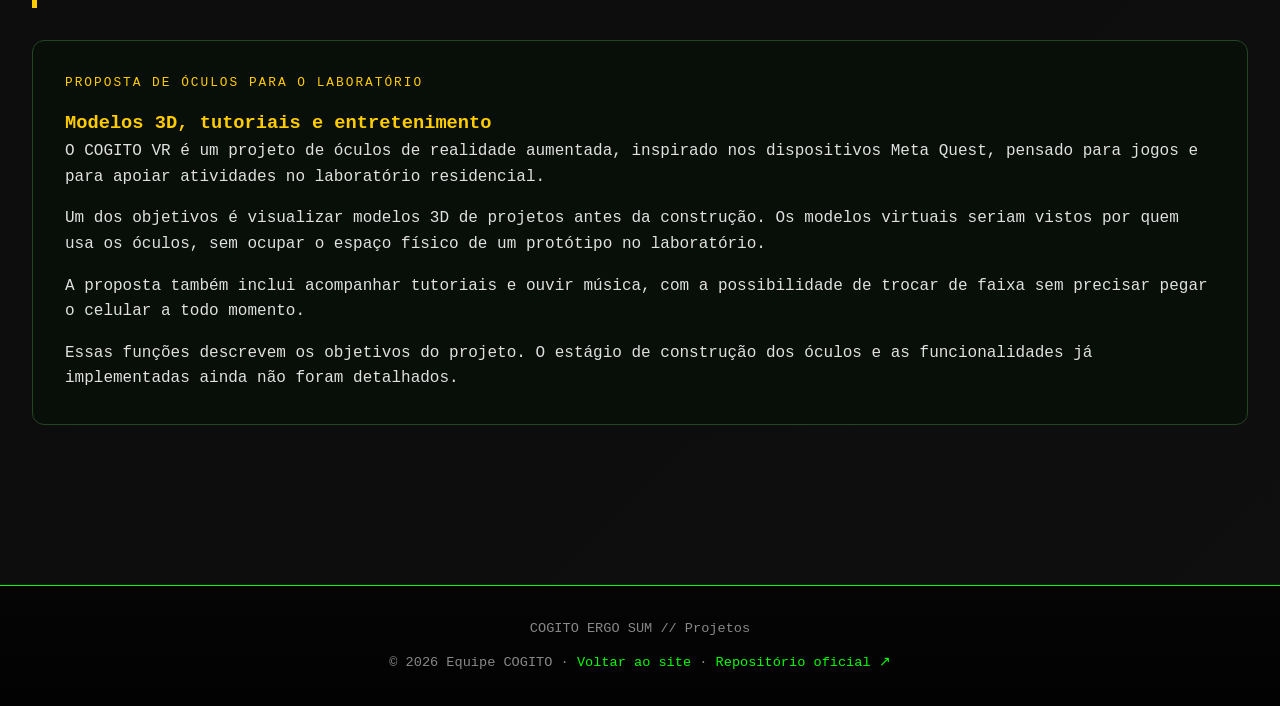
<file: projetos.html>
<!DOCTYPE html>
<html lang="pt-br">

<head>
    <meta charset="UTF-8">

    <meta
        name="viewport"
        content="width=device-width, initial-scale=1.0, viewport-fit=cover"
    >

    <meta
        name="description"
        content="Projetos COGITO: Silent Breach, COGITO A.M. e COGITO VR."
    >

    <meta
        name="author"
        content="Miguel (GL) e Equipe COGITO"
    >

    <meta
        name="theme-color"
        content="#0a0a0a"
    >

    <title>Projetos | COGITO ERGO SUM</title>

    <link
        rel="icon"
        type="image/svg+xml"
        href="data:image/svg+xml,%3Csvg xmlns='http://www.w3.org/2000/svg' viewBox='0 0 100 100'%3E%3Ctext y='.9em' font-size='85' fill='%2300ff00'%3E⚡%3C/text%3E%3C/svg%3E"
    >

    <style>

        /* ==================================================
           CONFIGURAÇÃO GERAL
           ================================================== */

        * {
            margin: 0;
            padding: 0;
            box-sizing: border-box;
        }

        html {
            scroll-behavior: smooth;
        }

        body {
            background:
                linear-gradient(
                    135deg,
                    #0a0a0a 0%,
                    #0f0f0f 100%
                );

            color: #e0e0e0;

            font-family:
                'Courier New',
                'Fira Code',
                'Source Code Pro',
                monospace;

            line-height: 1.6;
        }


        /* ==================================================
           SCROLLBAR
           ================================================== */

        ::-webkit-scrollbar {
            width: 8px;
            height: 6px;
        }

        ::-webkit-scrollbar-track {
            background: #1a1a1a;
            border-radius: 10px;
        }

        ::-webkit-scrollbar-thumb {
            background: #00ff00;
            border-radius: 10px;
        }

        ::-webkit-scrollbar-thumb:hover {
            background: #ffcc00;
        }


        /* ==================================================
           BOTÃO DO MENU
           ================================================== */

        .menu-toggle {
    position: fixed;
    top: 18px;
    left: 18px;
    z-index: 1001;

    width: 38px;
    height: 38px;

    display: flex;
    align-items: center;
    justify-content: center;

    background: rgba(5, 5, 5, 0.55);
    color: rgba(0, 255, 0, 0.75);

    border: 1px solid rgba(0, 255, 0, 0.45);
    border-radius: 6px;

    font-family: inherit;
    font-size: 1.1rem;

    cursor: pointer;

    backdrop-filter: blur(6px);

    box-shadow: 0 0 8px rgba(0, 255, 0, 0.08);

    transition:
        transform 0.3s ease,
        opacity 0.3s ease,
        background 0.3s ease,
        border-color 0.3s ease,
        color 0.3s ease;
}

.menu-toggle:hover {
    background: rgba(0, 255, 0, 0.08);
    color: #00ff00;
    border-color: #00ff00;

    box-shadow: 0 0 12px rgba(0, 255, 0, 0.15);
}

/* Estado usado pelo JavaScript quando o usuário rola para baixo */
.menu-toggle.hidden {
    transform: translateY(-70px);
    opacity: 0;
    pointer-events: none;
}

        /* ==================================================
           SIDEBAR
           ================================================== */

        .sidebar {
            position: fixed;

            top: 0;
            left: -340px;

            width: 320px;
            max-width: 85vw;

            height: 100vh;

            background: rgba(5, 5, 5, 0.98);

            border-right: 1px solid #00ff00;

            z-index: 1100;

            display: flex;
            flex-direction: column;

            transition: left 0.35s ease;

            box-shadow:
                10px 0 40px rgba(0, 255, 0, 0.08);
        }

        .sidebar.open {
            left: 0;
        }


        /* ==================================================
           CABEÇALHO DA SIDEBAR
           ================================================== */

        .sidebar-header {
            display: flex;

            align-items: center;
            justify-content: space-between;

            padding: 1.5rem;

            color: #00ff00;

            border-bottom:
                1px solid rgba(0, 255, 0, 0.3);

            font-weight: bold;

            letter-spacing: 2px;
        }

        .sidebar-close {
            background: transparent;

            border: none;

            color: #00ff00;

            font-family: inherit;

            font-size: 2rem;

            cursor: pointer;

            transition: 0.2s;
        }

        .sidebar-close:hover {
            color: #ffcc00;

            transform: scale(1.1);
        }


        /* ==================================================
           LINKS DA SIDEBAR
           ================================================== */

        .sidebar-nav {
            display: flex;

            flex-direction: column;

            padding: 1.5rem 0;
        }

        .sidebar-nav a {
            color: #cfcfcf;

            text-decoration: none;

            padding: 0.9rem 1.5rem;

            border-left:
                3px solid transparent;

            transition: 0.2s;

            letter-spacing: 1px;
        }

        .sidebar-nav a:hover {
            color: #00ff00;

            background:
                rgba(0, 255, 0, 0.05);

            border-left-color: #00ff00;

            padding-left: 1.8rem;
        }

        .menu-lock {
            color: #ffcc00;

            font-size: 0.7rem;
        }


        /* ==================================================
           RODAPÉ DA SIDEBAR
           ================================================== */

        .sidebar-footer {
            margin-top: auto;

            padding: 1.5rem;

            color: #666;

            border-top:
                1px solid #222;

            font-size: 0.75rem;
        }

        .sidebar-footer span {
            color: #ffcc00;
        }


        /* ==================================================
           OVERLAY
           ================================================== */

        .sidebar-overlay {
            position: fixed;

            inset: 0;

            background:
                rgba(0, 0, 0, 0.65);

            backdrop-filter: blur(3px);

            z-index: 1050;

            opacity: 0;

            visibility: hidden;

            transition: 0.3s;
        }

        .sidebar-overlay.active {
            opacity: 1;

            visibility: visible;
        }


        /* ==================================================
           CONTEÚDO PRINCIPAL
           ================================================== */

        main {
            max-width: 1400px;

            margin: 0 auto;

            padding: 2rem;

            width: 100%;
        }

        section {
            margin-bottom: 5rem;

            scroll-margin-top: 40px;

            animation:
                fadeInUp 0.6s ease-out;
        }

        @keyframes fadeInUp {

            from {
                opacity: 0;

                transform:
                    translateY(30px);
            }

            to {
                opacity: 1;

                transform:
                    translateY(0);
            }

        }


        /* ==================================================
           HERO
           ================================================== */

        .hero {
            text-align: center;

            padding: 3rem 1rem;

            background:
                radial-gradient(
                    circle at center,
                    rgba(0, 255, 0, 0.05) 0%,
                    transparent 70%
                );

            border-radius: 20px;
        }


        /* ==================================================
           ASCII
           ================================================== */

        .ascii pre {
            color: #00ff00;

            font-size: 0.55rem;

            overflow-x: auto;

            white-space: pre;

            margin-bottom: 1.5rem;

            line-height: 1.2;

            text-shadow:
                0 0 3px #00ff00;

            animation:
                glowPulse 3s infinite;
        }

        @keyframes glowPulse {

            0%,
            100% {
                text-shadow:
                    0 0 2px #00ff00;
            }

            50% {
                text-shadow:
                    0 0 8px #00ff00;
            }

        }


        /* ==================================================
           TÍTULOS
           ================================================== */

        h1 {
            color: #00ff00;

            font-size: 2.8rem;

            text-align: center;

            letter-spacing: 5px;

            margin-bottom: 0.5rem;

            text-shadow:
                0 0 10px #00ff00;

            animation:
                glitch 3s infinite;
        }

        @keyframes glitch {

            0%,
            100% {
                transform:
                    skew(0deg, 0deg);

                opacity: 1;
            }

            95% {
                transform:
                    skew(0deg, 0deg);

                opacity: 1;
            }

            96% {
                transform:
                    skew(2deg, 1deg);

                opacity: 0.9;
            }

            97% {
                transform:
                    skew(-1deg, -0.5deg);

                opacity: 1;
            }

        }

        .subtitle {
            color: #ffcc00;

            font-size: 1.4rem;

            text-align: center;

            margin-bottom: 1rem;

            letter-spacing: 2px;
        }

        .description {
            max-width: 700px;

            margin: 1rem auto;

            font-size: 1.1rem;

            text-align: center;

            background:
                rgba(0, 255, 0, 0.05);

            padding: 1rem;

            border-radius: 10px;

            backdrop-filter: blur(5px);
        }


        /* ==================================================
           BOTÕES
           ================================================== */

        .buttons {
            margin-top: 2.5rem;

            display: flex;

            gap: 1.5rem;

            justify-content: center;

            flex-wrap: wrap;
        }

        .btn {
            padding:
                0.8rem 2rem;

            text-decoration: none;

            font-weight: bold;

            border-radius: 50px;

            transition:
                all 0.3s ease;

            cursor: pointer;

            display: inline-block;

            letter-spacing: 1px;

            position: relative;

            overflow: hidden;
        }

        .btn::before {
            content: '';

            position: absolute;

            top: 50%;
            left: 50%;

            width: 0;
            height: 0;

            border-radius: 50%;

            background:
                rgba(255, 255, 255, 0.3);

            transform:
                translate(-50%, -50%);

            transition:
                width 0.6s,
                height 0.6s;
        }

        .btn:active::before {
            width: 300px;

            height: 300px;
        }

        .btn.green {
            background:
                linear-gradient(
                    135deg,
                    #00ff00,
                    #00aa00
                );

            color: #0a0a0a;

            box-shadow:
                0 0 15px rgba(0, 255, 0, 0.3);
        }

        .btn.green:hover {
            transform:
                translateY(-2px);

            box-shadow:
                0 0 25px rgba(0, 255, 0, 0.6);
        }

        .btn.yellow {
            background:
                linear-gradient(
                    135deg,
                    #ffcc00,
                    #ff9900
                );

            color: #0a0a0a;

            box-shadow:
                0 0 15px rgba(255, 204, 0, 0.3);
        }

        .btn.yellow:hover {
            transform:
                translateY(-2px);

            box-shadow:
                0 0 25px rgba(255, 204, 0, 0.6);
        }


        /* ==================================================
           TÍTULOS DAS SEÇÕES
           ================================================== */

        .section-title {
            color: #00ff00;

            font-size: 2rem;

            margin-bottom: 2rem;

            border-left:
                5px solid #ffcc00;

            padding-left: 1.5rem;

            text-transform: uppercase;

            letter-spacing: 2px;
        }


        /* ==================================================
           CARDS
           ================================================== */

        .cards-container {
            display: flex;

            gap: 1.8rem;

            overflow-x: auto;

            scroll-snap-type:
                x mandatory;

            padding-bottom: 1.5rem;

            cursor: grab;
        }

        .cards-container:active {
            cursor: grabbing;
        }

        .card {
            min-width: 300px;

            background:
                linear-gradient(
                    135deg,
                    #111,
                    #1a1a1a
                );

            border-radius: 16px;

            padding: 1.8rem;

            scroll-snap-align: start;

            transition:
                all 0.3s cubic-bezier(
                    0.4,
                    0,
                    0.2,
                    1
                );

            border-left:
                4px solid #00ff00;

            box-shadow:
                0 5px 15px rgba(0, 0, 0, 0.5);

            backdrop-filter:
                blur(10px);
        }

        .card:hover {
            transform:
                translateY(-8px)
                scale(1.02);

            box-shadow:
                0 15px 30px rgba(0, 255, 0, 0.2);
        }

        .card.red {
            border-left-color: #ff0000;

            background:
                linear-gradient(
                    135deg,
                    #1a0a0a,
                    #110505
                );
        }

        .card.yellow {
            border-left-color: #ffcc00;

            background:
                linear-gradient(
                    135deg,
                    #1a1a0a,
                    #111105
                );
        }

        .card h3 {
            color: #fff;

            margin-bottom: 0.8rem;

            font-size: 1.3rem;
        }

        .card p {
            font-size: 0.95rem;

            opacity: 0.9;
        }

        .badge {
            display: inline-block;

            background: #00ff00;

            color: #0a0a0a;

            padding:
                0.2rem 0.6rem;

            border-radius: 20px;

            font-size: 0.7rem;

            margin-top: 0.5rem;

            font-weight: bold;
        }


        /* ==================================================
           FOOTER
           ================================================== */

        footer {
            background:
                linear-gradient(
                    180deg,
                    #050505,
                    #020202
                );

            text-align: center;

            padding: 2rem;

            font-size: 0.85rem;

            color: #888;

            border-top:
                1px solid #00ff00;

            margin-top: 3rem;
        }

        footer a {
            color: #00ff00;

            text-decoration: none;

            transition: 0.3s;
        }

        footer a:hover {
            color: #ffcc00;

            text-shadow:
                0 0 5px #ffcc00;
        }


        /* ==================================================
           VOLTAR AO TOPO
           ================================================== */

        #topBtn {
            position: fixed;

            bottom: 25px;
            right: 25px;

            background: #00ff00;

            color: #0a0a0a;

            border: none;

            border-radius: 50%;

            width: 50px;
            height: 50px;

            font-size: 26px;

            cursor: pointer;

            display: none;

            z-index: 99;

            transition:
                all 0.3s;

            box-shadow:
                0 0 15px rgba(0, 255, 0, 0.5);
        }

        #topBtn:hover {
            transform:
                scale(1.1);

            background: #ffcc00;

            box-shadow:
                0 0 20px #ffcc00;
        }


        /* ==================================================
           RESPONSIVIDADE
           ================================================== */

        @media (max-width: 768px) {

            main {
                padding: 1rem;
            }

            h1 {
                font-size: 1.8rem;

                letter-spacing: 2px;
            }

            .ascii pre {
                font-size: 0.32rem;
            }

            .btn {
                padding:
                    0.5rem 1.2rem;

                font-size: 0.8rem;
            }

            .card {
                min-width: 260px;

                padding: 1.2rem;
            }

            .section-title {
                font-size: 1.4rem;
            }

            .description {
                font-size: 0.9rem;
            }

            .menu-toggle {
                top: 12px;
                left: 12px;

                width: 44px;
                height: 44px;
            }

        }

        @media (max-width: 480px) {

            .ascii pre {
                font-size: 0.24rem;
            }

            .card h3 {
                font-size: 1rem;
            }

        }

    
/* V2: adaptações sobre o visual original. */
[hidden]{display:none!important} a{color:#00ff00} button,input{font:inherit}
:focus-visible{outline:2px solid #ffcc00;outline-offset:5px}
.skip{position:fixed;top:-100px;left:70px;z-index:1200;background:#050505;padding:12px}.skip:focus{top:12px}
main{padding-top:4rem}.sidebar{height:100dvh;overflow-y:auto;visibility:hidden}.sidebar.open{visibility:visible}
.cards-container{display:grid;grid-template-columns:repeat(auto-fit,minmax(min(100%,260px),1fr));overflow:visible;cursor:auto}
.card{min-width:0}.card:hover{transform:translateY(-4px)}
.section-title{font-size:clamp(1.3rem,4vw,2rem)}h1{font-size:clamp(1.65rem,5vw,2.8rem);overflow-wrap:anywhere}
.intro{max-width:850px;margin:0 0 1.8rem;color:#bbb}.terminal{border:1px solid #244524;background:#080e08;padding:clamp(1rem,4vw,2rem);border-radius:12px;margin-top:2rem}
.terminal h3,.eyebrow{color:#ffcc00}.eyebrow{letter-spacing:2px;font-size:.8rem;margin-bottom:1rem}
.terminal p+p{margin-top:1rem}.btn{border:0;font-family:inherit;font-size:.9rem}.status{color:#ffcc00;min-height:1.6em;margin:1rem 0}
input[type=text]{background:#050505;color:#fff;border:1px solid #4d764d;border-radius:6px;padding:.8rem;width:min(100%,320px);text-transform:uppercase}
.unlock-row{display:flex;gap:1rem;flex-wrap:wrap;margin-top:1rem}fieldset{border:1px solid #315031;padding:1.2rem;margin:1.5rem 0;min-width:0}legend{color:#ffcc00;padding:0 .5rem;font-weight:bold}
.answer{display:flex;gap:.75rem;padding:.8rem;border-radius:6px;cursor:pointer}.answer:hover{background:#142014}.answer input{accent-color:#00ff00;flex-shrink:0}.feedback{margin-top:1rem;color:#ddd}
.log{list-style:none;border-left:1px solid #00ff00;padding-left:1.5rem}.log li{padding:0 0 2rem}.log h3{color:#ffcc00}.log p{max-width:850px}
footer p+p{margin-top:.8rem}body.menu-open{overflow:hidden}.ascii{max-width:100%;overflow:hidden}.ascii pre{font-size:clamp(2px,.55vw,8.8px);overflow:hidden}
@media(max-width:600px){.hero{padding:2rem 0}.buttons{gap:1rem}.btn{padding:.8rem 1.2rem}.section-title{padding-left:.8rem;letter-spacing:1px}.card{padding:1.3rem}footer{padding:2rem 1rem 5rem}.sidebar-header{padding:1rem}.sidebar-nav{padding:.5rem 0}.sidebar-nav a{padding:.7rem 1rem}}
@media(prefers-reduced-motion:reduce){html{scroll-behavior:auto}*,*::before,*::after{animation:none!important;transition:none!important}}

/* Registros do diário: edite os artigos log-entry para adicionar conteúdo. */
.log-entry h2{font-size:clamp(1.1rem,3vw,1.55rem);color:#e6ffe6;overflow-wrap:anywhere}.log-meta{color:#a8b5a8;font-size:.8rem;margin:1rem 0;line-height:1.8}.log-line{position:relative;padding-left:1.3rem;max-width:950px}.log-line::before{content:">";position:absolute;left:0;color:#00ff00}.gallery{display:grid;grid-template-columns:repeat(auto-fit,minmax(min(100%,240px),1fr));gap:1.2rem;margin-top:1.5rem}.gallery figure{min-width:0;margin:0}.gallery img,.gallery video{display:block;width:100%;height:320px;object-fit:contain;background:#030603;border:1px solid #244524;border-radius:8px}.gallery img:hover{border-color:#ffcc00}figcaption{font-size:.75rem;color:#afbbaf;padding:.7rem 0;line-height:1.6}.source{font-size:.8rem}#arquivo h3{margin-bottom:1rem}@media(max-width:500px){.gallery img,.gallery video{height:280px}}
</style>
</head>
<body>
<a class="skip" href="#home">Pular para o conteúdo</a>
<button class="menu-toggle" id="menuToggle" aria-label="Abrir menu" aria-controls="sidebar" aria-expanded="false">☰</button>
<div class="sidebar-overlay" id="sidebarOverlay" aria-hidden="true"></div>
<aside class="sidebar" id="sidebar" role="dialog" aria-modal="true" aria-label="Menu principal" inert>
<div class="sidebar-header"><span>COGITO // MENU</span><button class="sidebar-close" id="sidebarClose" aria-label="Fechar menu">×</button></div>
<nav class="sidebar-nav" aria-label="Seções">
<a href="index.html#home">&gt; Início</a>
<a href="index.html#silent-breach">&gt; Silent Breach</a>
<a href="#home" aria-current="page">&gt; Projetos COGITO</a>
<a href="diario.html">&gt; Diário de Bordo</a><a href="feira/">&gt; App SCCT</a>
<a href="index.html#equipe">&gt; Equipe</a>
<a href="index.html#quiz">&gt; Quiz <span class="menu-lock">[LOCKED]</span></a>
<a href="index.html#contato">&gt; Contato</a>
</nav>
<div class="sidebar-footer">COGITO ERGO SUM<br><span>V2 Beta // PENSAR. CRIAR. COMPARTILHAR.</span></div>
</aside>
<main id="main-content">
<section id="home" tabindex="-1" aria-labelledby="projects-title">
<div class="hero"><p class="eyebrow">COGITO ERGO SUM // NOSSAS INICIATIVAS</p>
<h1 id="projects-title">PROJETOS COGITO</h1>
<p class="subtitle">Pensar. Criar. Compartilhar.</p>
<p class="description">Conheça os projetos que fazem parte do COGITO ERGO SUM.</p>
<div class="buttons"><a class="btn green" href="index.html">← VOLTAR AO SITE</a><a class="btn yellow" href="#cogito-am">COGITO A.M.</a><a class="btn yellow" href="#cogito-vr">COGITO VR</a></div></div>
</section>
<section id="silent-breach" aria-labelledby="silent-title">
<h2 class="section-title" id="silent-title">01 // Silent Breach</h2>
<div class="terminal"><p class="eyebrow">PROJETO ATUAL</p><h3>Conscientização em cibersegurança</h3>
<p>Uma experiência que reúne palestra, demonstrações controladas e interação com o público para apresentar riscos digitais e hábitos de proteção.</p>
<p>O CyberDeck/PLOT utiliza um notebook reaproveitado como ferramenta física de apoio às apresentações e demonstrações.</p>
<div class="buttons"><a class="btn green" href="index.html#silent-breach">CONHECER SILENT BREACH</a><a class="btn yellow" href="diario.html">DIÁRIO DE BORDO</a></div>
</div>
</section>
<section id="cogito-am" aria-labelledby="am-title">
<h2 class="section-title" id="am-title">02 // COGITO A.M.</h2>
<div class="terminal">
<p class="eyebrow">IA LOCAL E PESSOAL</p>
<h3>Automação para o laboratório em casa</h3>
<p>O COGITO A.M. é uma inteligência artificial local e pessoal, criada por Miguel (GL) para automatizar processos simples e apoiar seu laboratório residencial.</p>
<p>Segundo a descrição do projeto, o código conta com funcionalidades para acender e apagar luzes, ligar aparelhos e auxiliar na criação de códigos e no desenvolvimento de outros projetos COGITO.</p>
<p>A proposta é reunir tarefas do cotidiano e ferramentas de apoio aos projetos em um assistente voltado às necessidades do laboratório.</p><p>O código da IA não está neste repositório; suas funcionalidades não foram testadas nesta revisão.</p>
</div>
</section>
<section id="cogito-vr" aria-labelledby="vr-title">
<h2 class="section-title" id="vr-title">03 // COGITO VR</h2>
<div class="terminal">
<p class="eyebrow">PROPOSTA DE ÓCULOS PARA O LABORATÓRIO</p>
<h3>Modelos 3D, tutoriais e entretenimento</h3>
<p>O COGITO VR é um projeto de óculos de realidade aumentada, inspirado nos dispositivos Meta Quest, pensado para jogos e para apoiar atividades no laboratório residencial.</p>
<p>Um dos objetivos é visualizar modelos 3D de projetos antes da construção. Os modelos virtuais seriam vistos por quem usa os óculos, sem ocupar o espaço físico de um protótipo no laboratório.</p>
<p>A proposta também inclui acompanhar tutoriais e ouvir música, com a possibilidade de trocar de faixa sem precisar pegar o celular a todo momento.</p>
<p>Essas funções descrevem os objetivos do projeto. O estágio de construção dos óculos e as funcionalidades já implementadas ainda não foram detalhados.</p>
</div>
</section>
</main>
<footer><p>COGITO ERGO SUM // Projetos</p><p>© 2026 Equipe COGITO · <a href="index.html">Voltar ao site</a> · <a href="https://github.com/guel2111cruz-pixel/cogito-site" target="_blank" rel="noopener noreferrer">Repositório oficial ↗</a></p></footer>
<button id="topBtn" aria-label="Voltar ao topo" title="Voltar ao topo">↑</button>
<script>
"use strict";
const menuToggle = document.getElementById('menuToggle');
const sidebar = document.getElementById('sidebar');
const sidebarClose = document.getElementById('sidebarClose');
const overlay = document.getElementById('sidebarOverlay');
const main = document.querySelector('main');
const footer = document.querySelector('footer');
const topBtn = document.getElementById('topBtn');
function abrirMenu() {
  sidebar.inert = false;
  sidebar.classList.add('open'); overlay.classList.add('active');
  menuToggle.classList.remove('hidden'); menuToggle.setAttribute('aria-expanded','true');
  document.body.classList.add('menu-open');
  main.inert = footer.inert = topBtn.inert = true;
  sidebarClose.focus();
}
function fecharMenu(restore = true) {
  sidebar.classList.remove('open'); overlay.classList.remove('active');
  menuToggle.setAttribute('aria-expanded','false');
  document.body.classList.remove('menu-open');
  main.inert = footer.inert = topBtn.inert = false;
  if (restore) menuToggle.focus({preventScroll:true});
  sidebar.inert = true;
}
menuToggle.addEventListener('click',abrirMenu);
sidebarClose.addEventListener('click',()=>fecharMenu());
overlay.addEventListener('click',()=>fecharMenu());
document.addEventListener('keydown',e=>{
  if (!sidebar.classList.contains('open')) return;
  if(e.key==='Escape') fecharMenu();
  if(e.key==='Tab') {
    const els = [...sidebar.querySelectorAll('button,a')];
    const first=els[0],last=els[els.length-1];
    if(e.shiftKey && document.activeElement===first){e.preventDefault();last.focus();}
    else if(!e.shiftKey && document.activeElement===last){e.preventDefault();first.focus();}
  }
});
sidebar.querySelectorAll('a[href^="#"]').forEach(link=>link.addEventListener('click',()=>{
  fecharMenu(false);
  const target=document.querySelector(link.getAttribute('href'));
  target.setAttribute('tabindex','-1');target.focus({preventScroll:true});
}));
let ultimaPosicaoScroll = window.scrollY;
window.addEventListener('scroll',()=>{
  const atual=Math.max(0,window.scrollY);
  if(!sidebar.classList.contains('open')) menuToggle.classList.toggle('hidden',atual>ultimaPosicaoScroll && atual>80);
  ultimaPosicaoScroll=atual;
  topBtn.style.display=atual>300?'block':'none';
},{passive:true});
menuToggle.addEventListener('focus',()=>menuToggle.classList.remove('hidden'));
topBtn.addEventListener('click',()=>{
  document.getElementById('home').focus({preventScroll:true});
  window.scrollTo({top:0,behavior:matchMedia('(prefers-reduced-motion: reduce)').matches?'instant':'smooth'});
});

</script>
</body></html>
</file>
<file: feira/app.css>
:root{color-scheme:dark;font-family:'Courier New',monospace;background:#080e08;color:#e0e8e0}*{box-sizing:border-box}body{margin:0;background:radial-gradient(ellipse at top,#123012,transparent 65%)}main{max-width:850px;margin:auto;padding:clamp(20px,5vw,48px)}header{border-bottom:1px solid #315031;padding-bottom:24px}h1{color:#00ff00;font-size:clamp(2rem,6vw,3.4rem);letter-spacing:3px}h2{color:#e6ffe6}.tag,footer{color:#ffcc00}p{line-height:1.7}.grid{display:grid;grid-template-columns:repeat(2,minmax(0,1fr));gap:18px;margin:28px 0}button{min-height:64px;border:1px solid #00ff00;border-radius:12px;background:#122412;color:#e6ffe6;font:700 1.1rem 'Courier New',monospace;padding:18px;cursor:pointer}button:hover{background:#214021}button:disabled{opacity:.45;cursor:wait}:focus-visible{outline:3px solid #ffcc00;outline-offset:4px}#status{padding:20px;border-left:4px solid #00ff00;background:#0d180d;min-height:70px}details{margin-top:32px;border:1px solid #315031;border-radius:12px;padding:20px}summary{cursor:pointer;padding:12px;color:#ffcc00}label{display:block}input{display:block;width:100%;min-height:52px;background:#050505;border:1px solid #517551;border-radius:6px;color:white;font:inherit;padding:14px;margin:12px 0}#controls{display:flex;flex-wrap:wrap;gap:12px;margin-top:20px}footer{margin-top:36px;font-size:.8rem}[hidden]{display:none!important}@media(max-width:480px){.grid{grid-template-columns:1fr}h1{letter-spacing:1px}}
</file>
